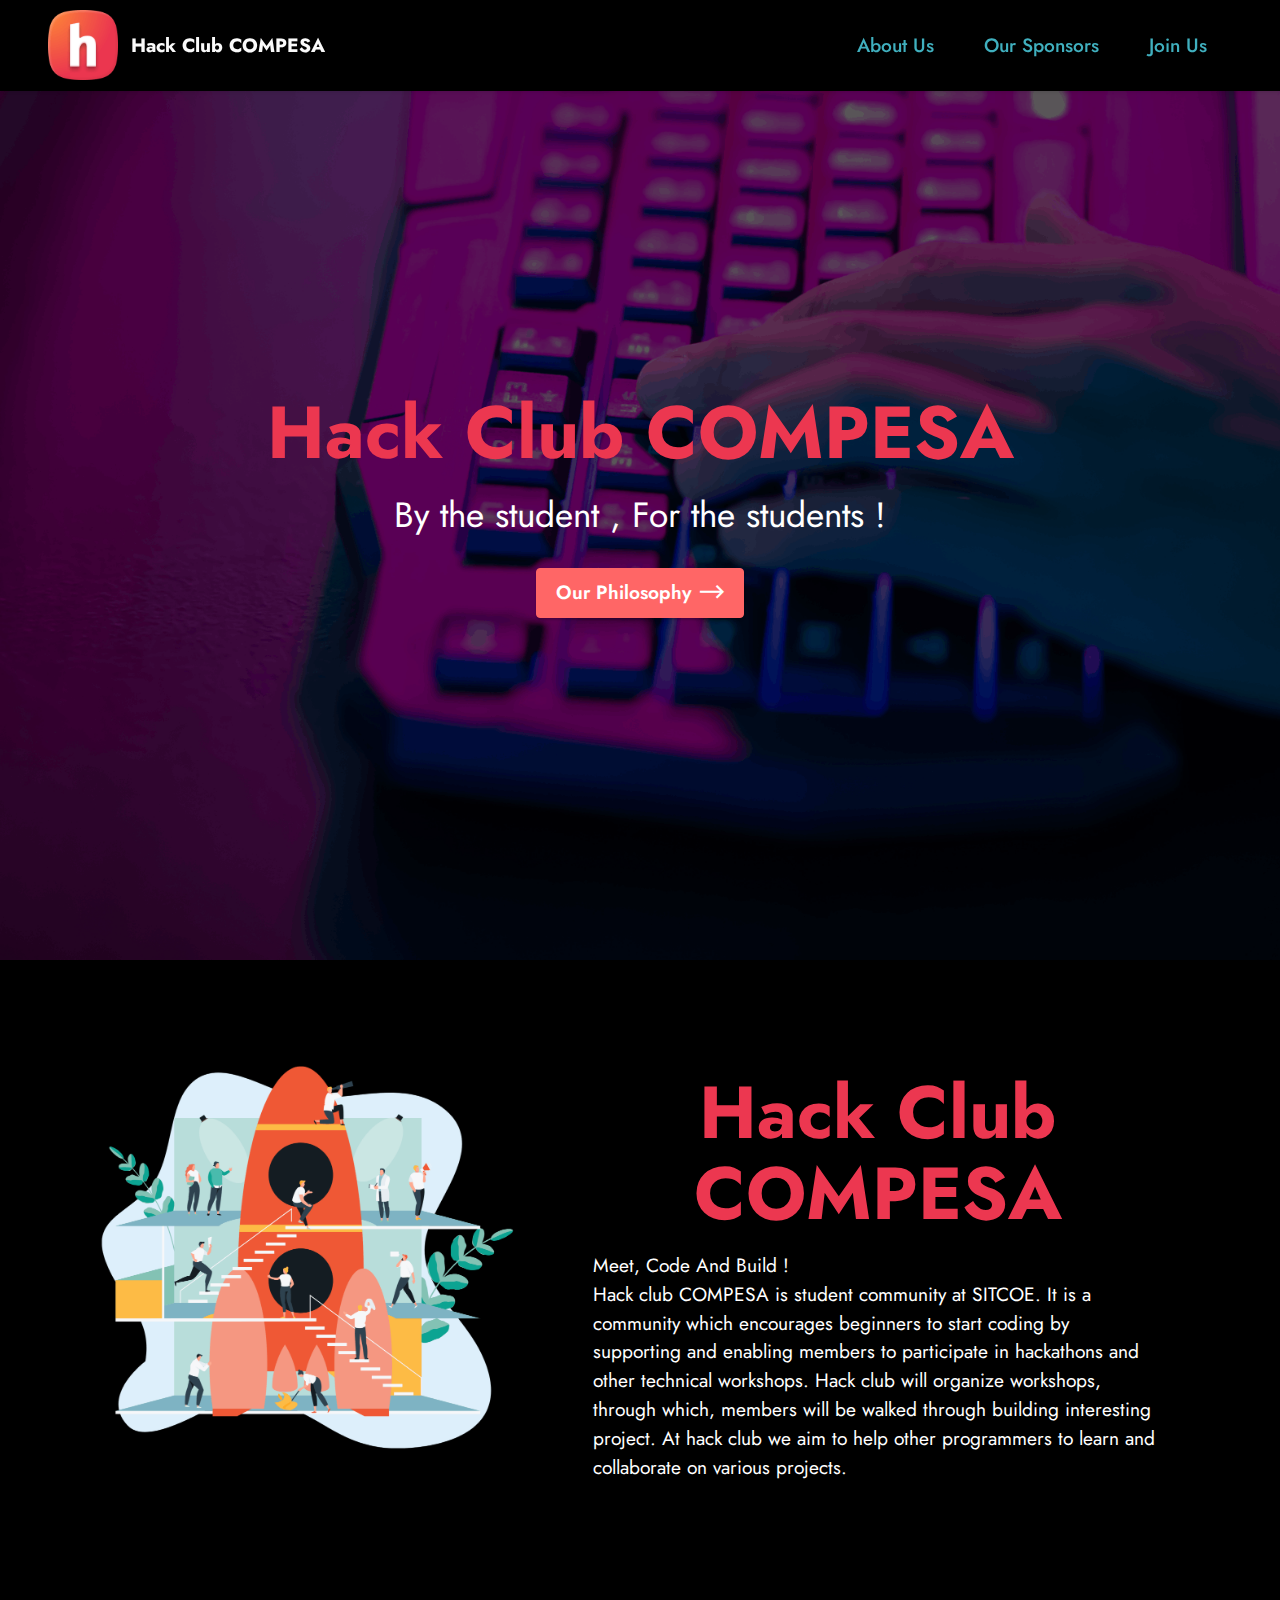
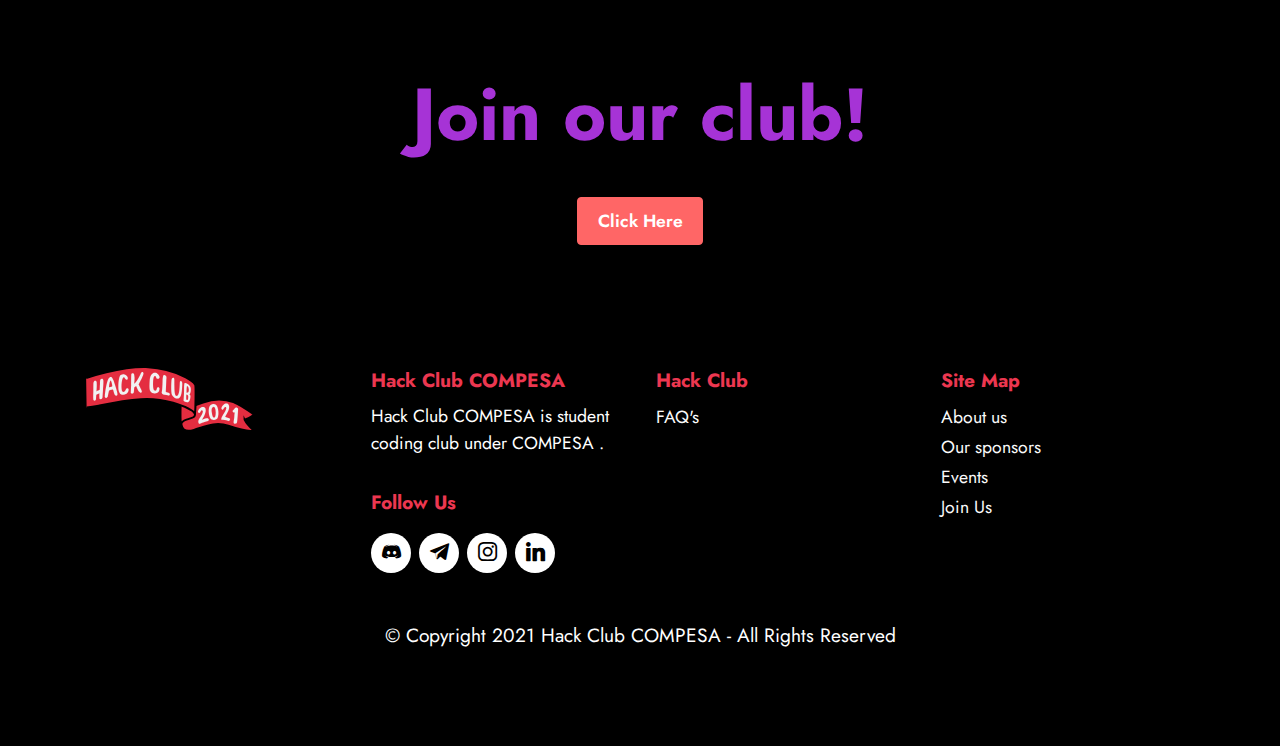
<file: index.html>
<!DOCTYPE html>
<html  >
<head>
  <!-- Site made with Mobirise Website Builder v5.4.1, https://mobirise.com -->
  <meta charset="UTF-8">
  <meta http-equiv="X-UA-Compatible" content="IE=edge">
  <meta name="generator" content="Mobirise v5.4.1, mobirise.com">
  <meta name="viewport" content="width=device-width, initial-scale=1, minimum-scale=1">
  <link rel="shortcut icon" href="assets/images/icon-rounded-96x96.png" type="image/x-icon">
  <meta name="description" content="">
  
  
  <title>Home</title>
  <link rel="stylesheet" href="assets/web/assets/mobirise-icons2/mobirise2.css">
  <link rel="stylesheet" href="assets/bootstrap/css/bootstrap.min.css">
  <link rel="stylesheet" href="assets/bootstrap/css/bootstrap-grid.min.css">
  <link rel="stylesheet" href="assets/bootstrap/css/bootstrap-reboot.min.css">
  <link rel="stylesheet" href="assets/dropdown/css/style.css">
  <link rel="stylesheet" href="assets/socicon/css/styles.css">
  <link rel="stylesheet" href="assets/theme/css/style.css">
  <link rel="preload" href="https://fonts.googleapis.com/css?family=Jost:100,200,300,400,500,600,700,800,900,100i,200i,300i,400i,500i,600i,700i,800i,900i&display=swap" as="style" onload="this.onload=null;this.rel='stylesheet'">
  <noscript><link rel="stylesheet" href="https://fonts.googleapis.com/css?family=Jost:100,200,300,400,500,600,700,800,900,100i,200i,300i,400i,500i,600i,700i,800i,900i&display=swap"></noscript>
  <link rel="preload" as="style" href="assets/mobirise/css/mbr-additional.css"><link rel="stylesheet" href="assets/mobirise/css/mbr-additional.css" type="text/css">
  
  
  
  
</head>
<body>
  
  <section data-bs-version="5.1" class="menu menu1 cid-sL1wr9B6eY" once="menu" id="menu1-2h">
    

    <nav class="navbar navbar-dropdown navbar-fixed-top navbar-expand-lg">
        <div class="container-fluid">
            <div class="navbar-brand">
                <span class="navbar-logo">
                    <a href="index.html">
                        <img src="assets/images/icon-rounded-96x96.png" alt="Hack-Club-COMPESA" style="height: 4.4rem;">
                    </a>
                </span>
                <span class="navbar-caption-wrap"><a class="navbar-caption text-white text-primary display-7" href="index.html">Hack Club COMPESA</a></span>
            </div>
            <button class="navbar-toggler" type="button" data-toggle="collapse" data-bs-toggle="collapse" data-target="#navbarSupportedContent" data-bs-target="#navbarSupportedContent" aria-controls="navbarNavAltMarkup" aria-expanded="false" aria-label="Toggle navigation">
                <div class="hamburger">
                    <span></span>
                    <span></span>
                    <span></span>
                    <span></span>
                </div>
            </button>
            <div class="collapse navbar-collapse" id="navbarSupportedContent">
                <ul class="navbar-nav nav-dropdown nav-right" data-app-modern-menu="true"><li class="nav-item"><a class="nav-link link text-success display-7" href="index.html#image1-m">
                            About Us</a></li>
                    <li class="nav-item"><a class="nav-link link text-success text-primary display-7" href="hc-compesa-sponsors.html">Our Sponsors</a></li>
                    <li class="nav-item"><a class="nav-link link text-success text-primary display-7" href="hc-compesa-recruit.html">Join Us</a>
                    </li></ul>
                
                
            </div>
        </div>
    </nav>
</section>

<section data-bs-version="5.1" class="header5 cid-sKW8QXr15u mbr-fullscreen" id="header5-v">

    

    

    <div class="container-fluid">
        <div class="row justify-content-center">
            <div class="col-12 col-lg-8">
                <h1 class="mbr-section-title mbr-fonts-style mbr-white mb-3 display-1"><strong>Hack Club COMPESA</strong></h1>
                
                <p class="mbr-text mbr-fonts-style mbr-white display-5">By the student , For the students !</p>
                <div class="mbr-section-btn mt-3"><a class="btn btn-secondary display-7" href="hc-compesa-philosophy.html"><span class="mobi-mbri mobi-mbri-right mbr-iconfont mbr-iconfont-btn" style="color: rgb(255, 255, 255);"></span>Our Philosophy</a></div>
            </div>
        </div>
    </div>
</section>

<section data-bs-version="5.1" class="image1 cid-sKRxvx7xuE" id="image1-m">
    

    

    <div class="container">
        <div class="row align-items-center">
            <div class="col-12 col-lg-5">
                <div class="image-wrapper">
                    <img src="assets/images/untitled-design-6-1088x1539.png" alt="HC-COMPESA-About-us">
                    <p class="mbr-description mbr-fonts-style pt-2 align-center display-4"></p>
                </div>
            </div>
            <div class="col-12 col-lg">
                <div class="text-wrapper">
                    <h3 class="mbr-section-title mbr-fonts-style mb-3 display-1"><strong>Hack Club</strong><br><strong>COMPESA</strong><br></h3>
                    <p class="mbr-text mbr-fonts-style display-7">Meet, Code And Build !<br>Hack club COMPESA is student community at SITCOE. It is a community which encourages beginners to start coding by supporting and enabling members to participate in hackathons and other technical workshops. Hack club will organize workshops, through which, members will be walked through building interesting project. At hack club we aim to help other programmers to learn and collaborate on various projects.</p>
                </div>
            </div>
        </div>
    </div>
</section>

<section data-bs-version="5.1" class="info1 cid-sKRxKicgKL" id="info1-n">
    
    
    <div class="align-center container-fluid">
        <div class="row justify-content-center">
            <div class="col-12 col-lg-8">
                <h3 class="mbr-section-title mb-4 mbr-fonts-style display-1"><strong>Join our club!</strong></h3>
                
                <div class="mbr-section-btn"><a class="btn btn-secondary display-4" href="hc-compesa-recruit.html">Click Here</a></div>
            </div>
        </div>
    </div>
</section>

<section data-bs-version="5.1" class="footer4 cid-sKYe7urXNE" once="footers" id="footer4-25">

    
    
    <div class="container">
        <div class="row mbr-white">
            <div class="col-6 col-lg-3">
                <div class="media-wrap col-md-8 col-12">
                    <a href="index.html">
                        <img src="assets/images/2021.svg" alt="Hack-Club COMPESA">
                    </a>
                </div>
            </div>
            <div class="col-12 col-md-6 col-lg-3">
                <h5 class="mbr-section-subtitle mbr-fonts-style mb-2 display-7"><strong>Hack Club COMPESA</strong></h5>
                <p class="mbr-text mbr-fonts-style mb-4 display-4">Hack Club COMPESA is student coding club under COMPESA .</p>
                <h5 class="mbr-section-subtitle mbr-fonts-style mb-3 display-7">
                    <strong>Follow Us</strong>
                </h5>
                <div class="social-row display-7">
                    <div class="soc-item">
                        <a href="https://discord.gg/zDkX9fn9" target="_blank">
                            <span class="mbr-iconfont socicon-discord socicon"></span>
                        </a>
                    </div>
                    <div class="soc-item">
                        <a href="https://t.me/joinchat/7tsWmAc5U2U1ZWM1" target="_blank">
                            <span class="mbr-iconfont socicon-telegram socicon"></span>
                        </a>
                    </div>
                    <div class="soc-item">
                        <a href="https://www.instagram.com/hackclubcompesa/" target="_blank">
                            <span class="mbr-iconfont socicon-instagram socicon"></span>
                        </a>
                    </div>
                    <div class="soc-item">
                        <a href="http://www.linkedin.com/in/hackclub-compesa-2074ba222" target="_blank">
                            <span class="mbr-iconfont socicon-linkedin socicon"></span>
                        </a>
                    </div>
                </div>
            </div>
            <div class="col-12 col-md-6 col-lg-3">
                <h5 class="mbr-section-subtitle mbr-fonts-style mb-2 display-7"><strong>Hack Club&nbsp;</strong></h5>
                <ul class="list mbr-fonts-style display-4">
                    <li class="mbr-text item-wrap"><a href="hc-compesa-faqs.html" class="text-white text-primary">FAQ</a>'s</li>
                </ul>
            </div>
            <div class="col-12 col-md-6 col-lg-3">
                <h5 class="mbr-section-subtitle mbr-fonts-style mb-2 display-7"><strong>Site Map</strong></h5>
                <ul class="list mbr-fonts-style display-4">
                    <li class="mbr-text item-wrap"><a href="index.html#image1-m" class="text-white text-primary">About us</a></li>
                    <li class="mbr-text item-wrap"><a href="hc-compesa-sponsors.html" class="text-white text-primary">Our sponsors</a></li>
                    <li class="mbr-text item-wrap"><a href="hc-compesa-events.html" class="text-white text-primary">Events</a></li>
                    <li class="mbr-text item-wrap"><a></a><a href="hc-compesa-recruit.html" class="text-white text-primary">Join Us</a><a href="page2.html#header18-1w" class="text-primary" target="_blank"></a><a> </a></li>
                </ul>
            </div>
            <div class="col-12 mt-4">
                <p class="mbr-text mb-0 mbr-fonts-style copyright align-center display-7">
                    © Copyright 2021 Hack Club COMPESA - All Rights Reserved
                </p>
            </div>
        </div>
    </div>
</section><section style="background-color: black; font-family: -apple-system, BlinkMacSystemFont, 'Segoe UI', 'Roboto', 'Helvetica Neue', Arial, sans-serif; color:#aaa; font-size:0px; padding: 0; align-items: center; display: flex;"><a href="https://mobirise.site/y" style="flex: 1 1; height: 3rem; padding-left: 1rem;"></a><p style="flex: 0 0 auto; margin:0; padding-right:1rem;"> <a href="https://mobirise.site/v" style="color:#aaa;font-size:0px;">Set up a website -Click for more</a></p></section>

<script src="assets/bootstrap/js/bootstrap.bundle.min.js"></script>  <script src="assets/smoothscroll/smooth-scroll.js"></script>  <script src="assets/ytplayer/index.js"></script>  <script src="assets/dropdown/js/navbar-dropdown.js"></script>  <script src="assets/theme/js/script.js"></script>  
  
  
</body>
</html>
</file>
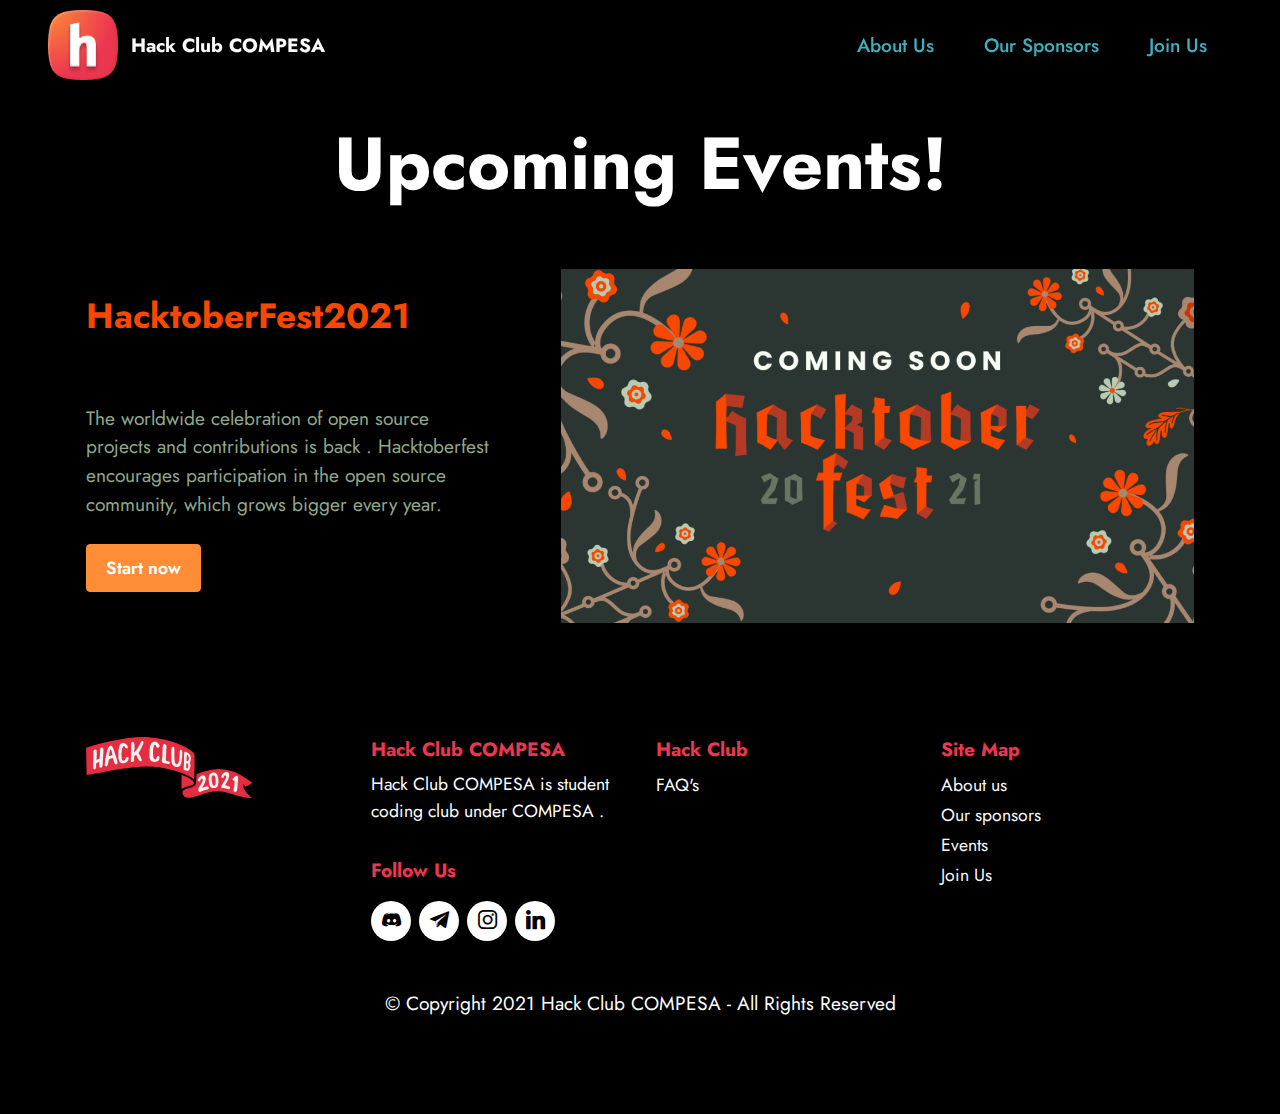
<file: hc-compesa-events.html>
<!DOCTYPE html>
<html  >
<head>
  <!-- Site made with Mobirise Website Builder v5.4.1, https://mobirise.com -->
  <meta charset="UTF-8">
  <meta http-equiv="X-UA-Compatible" content="IE=edge">
  <meta name="generator" content="Mobirise v5.4.1, mobirise.com">
  <meta name="viewport" content="width=device-width, initial-scale=1, minimum-scale=1">
  <link rel="shortcut icon" href="assets/images/icon-rounded-96x96.png" type="image/x-icon">
  <meta name="description" content="">
  
  
  <title>Hack-Club-Events</title>
  <link rel="stylesheet" href="assets/web/assets/mobirise-icons2/mobirise2.css">
  <link rel="stylesheet" href="assets/bootstrap/css/bootstrap.min.css">
  <link rel="stylesheet" href="assets/bootstrap/css/bootstrap-grid.min.css">
  <link rel="stylesheet" href="assets/bootstrap/css/bootstrap-reboot.min.css">
  <link rel="stylesheet" href="assets/dropdown/css/style.css">
  <link rel="stylesheet" href="assets/socicon/css/styles.css">
  <link rel="stylesheet" href="assets/theme/css/style.css">
  <link rel="preload" href="https://fonts.googleapis.com/css?family=Jost:100,200,300,400,500,600,700,800,900,100i,200i,300i,400i,500i,600i,700i,800i,900i&display=swap" as="style" onload="this.onload=null;this.rel='stylesheet'">
  <noscript><link rel="stylesheet" href="https://fonts.googleapis.com/css?family=Jost:100,200,300,400,500,600,700,800,900,100i,200i,300i,400i,500i,600i,700i,800i,900i&display=swap"></noscript>
  <link rel="preload" as="style" href="assets/mobirise/css/mbr-additional.css"><link rel="stylesheet" href="assets/mobirise/css/mbr-additional.css" type="text/css">
  
  
  
  
</head>
<body>
  
  <section data-bs-version="5.1" class="menu menu1 cid-sL1wr9B6eY" once="menu" id="menu1-2h">
    

    <nav class="navbar navbar-dropdown navbar-fixed-top navbar-expand-lg">
        <div class="container-fluid">
            <div class="navbar-brand">
                <span class="navbar-logo">
                    <a href="index.html">
                        <img src="assets/images/icon-rounded-96x96.png" alt="Hack-Club-COMPESA" style="height: 4.4rem;">
                    </a>
                </span>
                <span class="navbar-caption-wrap"><a class="navbar-caption text-white text-primary display-7" href="index.html">Hack Club COMPESA</a></span>
            </div>
            <button class="navbar-toggler" type="button" data-toggle="collapse" data-bs-toggle="collapse" data-target="#navbarSupportedContent" data-bs-target="#navbarSupportedContent" aria-controls="navbarNavAltMarkup" aria-expanded="false" aria-label="Toggle navigation">
                <div class="hamburger">
                    <span></span>
                    <span></span>
                    <span></span>
                    <span></span>
                </div>
            </button>
            <div class="collapse navbar-collapse" id="navbarSupportedContent">
                <ul class="navbar-nav nav-dropdown nav-right" data-app-modern-menu="true"><li class="nav-item"><a class="nav-link link text-success display-7" href="index.html#image1-m">
                            About Us</a></li>
                    <li class="nav-item"><a class="nav-link link text-success text-primary display-7" href="hc-compesa-sponsors.html">Our Sponsors</a></li>
                    <li class="nav-item"><a class="nav-link link text-success text-primary display-7" href="hc-compesa-recruit.html">Join Us</a>
                    </li></ul>
                
                
            </div>
        </div>
    </nav>
</section>

<section data-bs-version="5.1" class="info3 cid-sKXQpiLCph" id="info3-23">

    

    

    <div class="container-fluid">
        <div class="row justify-content-center">
            <div class="card col-12 col-lg-10">
                <div class="card-wrapper">
                    <div class="card-box align-center">
                        <h4 class="card-title mbr-fonts-style align-center mb-4 display-1"><strong>Upcoming Events!</strong></h4>
                        
                        
                    </div>
                </div>
            </div>
        </div>
    </div>
</section>

<section data-bs-version="5.1" class="features18 cid-sKXQjXx15K" id="features19-22">

    

    
    <div class="container">
        <div class="row justify-content-center">
            <div class="card col-12 col-lg">
                <div class="card-wrapper">
                    <h6 class="card-title mbr-fonts-style mb-4 display-5"><strong>HacktoberFest2021</strong><br></h6>
                    <p class="mbr-text mbr-fonts-style display-7"><br>The worldwide celebration of open source projects and contributions is back . Hacktoberfest encourages participation in the open source community, which grows bigger every year.</p>
                    <div class="mbr-section-btn"><a class="btn btn-primary display-4" href="https://hacktoberfest.digitalocean.com/?utm_medium=email&utm_source=hacktoberfest&utm_campaign=launch_&utm_content=eventsupdate&mkt_tok=MTEzLURUTi0yNjYAAAF_14BQr0ojbHdfIGMCqp9XflVjelcGU74398rWDGifTklEWoDIS_1fmnf3bXUZHCjSL9wyOEslsWOPNN-SZ9kEr7ugkug86gUCfbpat0GA" target="_blank">Start now</a></div>
                </div>
            </div>
            <div class="col-12 col-lg-7">
                <div class="image-wrapper">
                    <img src="assets/images/twitter-card-1076x601.png" alt="Mobirise">
                </div>
            </div>
        </div>
    </div>
</section>

<section data-bs-version="5.1" class="footer4 cid-sKYe7urXNE" once="footers" id="footer4-25">

    
    
    <div class="container">
        <div class="row mbr-white">
            <div class="col-6 col-lg-3">
                <div class="media-wrap col-md-8 col-12">
                    <a href="index.html">
                        <img src="assets/images/2021.svg" alt="Hack-Club COMPESA">
                    </a>
                </div>
            </div>
            <div class="col-12 col-md-6 col-lg-3">
                <h5 class="mbr-section-subtitle mbr-fonts-style mb-2 display-7"><strong>Hack Club COMPESA</strong></h5>
                <p class="mbr-text mbr-fonts-style mb-4 display-4">Hack Club COMPESA is student coding club under COMPESA .</p>
                <h5 class="mbr-section-subtitle mbr-fonts-style mb-3 display-7">
                    <strong>Follow Us</strong>
                </h5>
                <div class="social-row display-7">
                    <div class="soc-item">
                        <a href="https://discord.gg/zDkX9fn9" target="_blank">
                            <span class="mbr-iconfont socicon-discord socicon"></span>
                        </a>
                    </div>
                    <div class="soc-item">
                        <a href="https://t.me/joinchat/7tsWmAc5U2U1ZWM1" target="_blank">
                            <span class="mbr-iconfont socicon-telegram socicon"></span>
                        </a>
                    </div>
                    <div class="soc-item">
                        <a href="https://www.instagram.com/hackclubcompesa/" target="_blank">
                            <span class="mbr-iconfont socicon-instagram socicon"></span>
                        </a>
                    </div>
                    <div class="soc-item">
                        <a href="http://www.linkedin.com/in/hackclub-compesa-2074ba222" target="_blank">
                            <span class="mbr-iconfont socicon-linkedin socicon"></span>
                        </a>
                    </div>
                </div>
            </div>
            <div class="col-12 col-md-6 col-lg-3">
                <h5 class="mbr-section-subtitle mbr-fonts-style mb-2 display-7"><strong>Hack Club&nbsp;</strong></h5>
                <ul class="list mbr-fonts-style display-4">
                    <li class="mbr-text item-wrap"><a href="hc-compesa-faqs.html" class="text-white text-primary">FAQ</a>'s</li>
                </ul>
            </div>
            <div class="col-12 col-md-6 col-lg-3">
                <h5 class="mbr-section-subtitle mbr-fonts-style mb-2 display-7"><strong>Site Map</strong></h5>
                <ul class="list mbr-fonts-style display-4">
                    <li class="mbr-text item-wrap"><a href="index.html#image1-m" class="text-white text-primary">About us</a></li>
                    <li class="mbr-text item-wrap"><a href="hc-compesa-sponsors.html" class="text-white text-primary">Our sponsors</a></li>
                    <li class="mbr-text item-wrap"><a href="hc-compesa-events.html" class="text-white text-primary">Events</a></li>
                    <li class="mbr-text item-wrap"><a></a><a href="hc-compesa-recruit.html" class="text-white text-primary">Join Us</a><a href="page2.html#header18-1w" class="text-primary" target="_blank"></a><a> </a></li>
                </ul>
            </div>
            <div class="col-12 mt-4">
                <p class="mbr-text mb-0 mbr-fonts-style copyright align-center display-7">
                    © Copyright 2021 Hack Club COMPESA - All Rights Reserved
                </p>
            </div>
        </div>
    </div>
</section><section style="background-color: black; font-family: -apple-system, BlinkMacSystemFont, 'Segoe UI', 'Roboto', 'Helvetica Neue', Arial, sans-serif; color:#aaa; font-size:0px; padding: 0; align-items: center; display: flex;"><a href="https://mobirise.site/y" style="flex: 1 1; height: 3rem; padding-left: 1rem;"></a><p style="flex: 0 0 auto; margin:0; padding-right:1rem;"> <a href="https://mobirise.site/v" style="color:#aaa;font-size:0px;">Set up a website -Click for more</a></p></section>

<script src="assets/bootstrap/js/bootstrap.bundle.min.js"></script>  <script src="assets/smoothscroll/smooth-scroll.js"></script>  <script src="assets/ytplayer/index.js"></script>  <script src="assets/dropdown/js/navbar-dropdown.js"></script>  <script src="assets/theme/js/script.js"></script>  
  
  
</body>
</html>
</file>
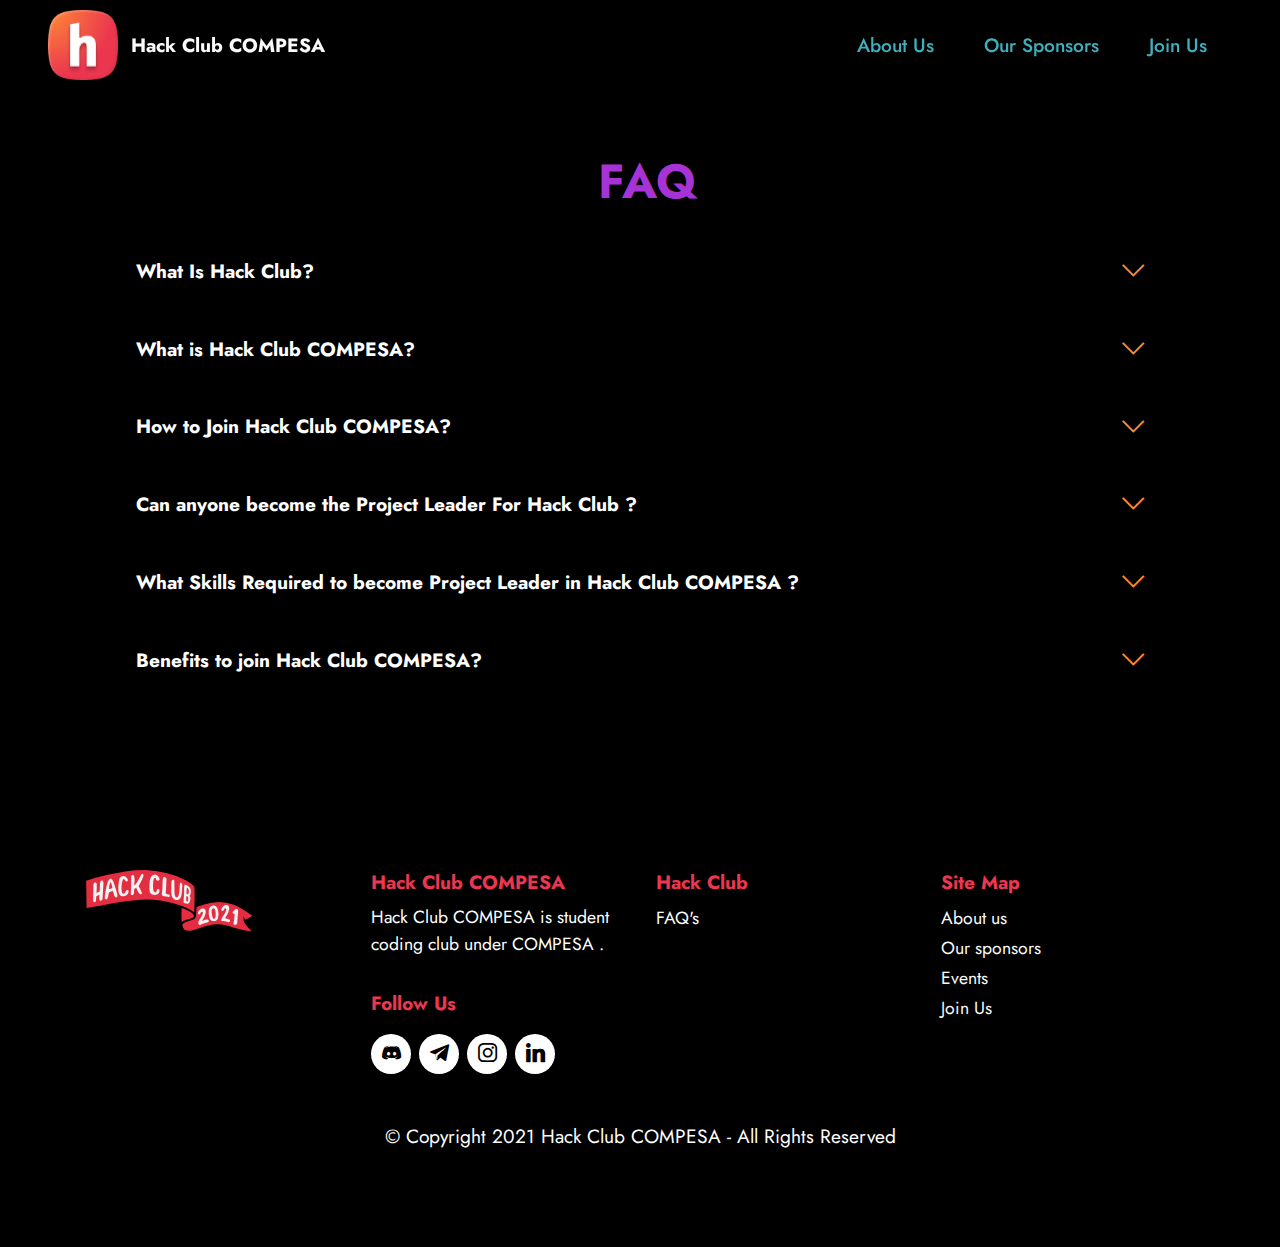
<file: hc-compesa-faqs.html>
<!DOCTYPE html>
<html  >
<head>
  <!-- Site made with Mobirise Website Builder v5.4.1, https://mobirise.com -->
  <meta charset="UTF-8">
  <meta http-equiv="X-UA-Compatible" content="IE=edge">
  <meta name="generator" content="Mobirise v5.4.1, mobirise.com">
  <meta name="viewport" content="width=device-width, initial-scale=1, minimum-scale=1">
  <link rel="shortcut icon" href="assets/images/icon-rounded-96x96.png" type="image/x-icon">
  <meta name="description" content="">
  
  
  <title>HC-COMPESA FAQ</title>
  <link rel="stylesheet" href="assets/web/assets/mobirise-icons2/mobirise2.css">
  <link rel="stylesheet" href="assets/web/assets/mobirise-icons/mobirise-icons.css">
  <link rel="stylesheet" href="assets/bootstrap/css/bootstrap.min.css">
  <link rel="stylesheet" href="assets/bootstrap/css/bootstrap-grid.min.css">
  <link rel="stylesheet" href="assets/bootstrap/css/bootstrap-reboot.min.css">
  <link rel="stylesheet" href="assets/dropdown/css/style.css">
  <link rel="stylesheet" href="assets/socicon/css/styles.css">
  <link rel="stylesheet" href="assets/theme/css/style.css">
  <link rel="preload" href="https://fonts.googleapis.com/css?family=Jost:100,200,300,400,500,600,700,800,900,100i,200i,300i,400i,500i,600i,700i,800i,900i&display=swap" as="style" onload="this.onload=null;this.rel='stylesheet'">
  <noscript><link rel="stylesheet" href="https://fonts.googleapis.com/css?family=Jost:100,200,300,400,500,600,700,800,900,100i,200i,300i,400i,500i,600i,700i,800i,900i&display=swap"></noscript>
  <link rel="preload" as="style" href="assets/mobirise/css/mbr-additional.css"><link rel="stylesheet" href="assets/mobirise/css/mbr-additional.css" type="text/css">
  
  
  
  
</head>
<body>
  
  <section data-bs-version="5.1" class="menu menu1 cid-sL1wr9B6eY" once="menu" id="menu1-2h">
    

    <nav class="navbar navbar-dropdown navbar-fixed-top navbar-expand-lg">
        <div class="container-fluid">
            <div class="navbar-brand">
                <span class="navbar-logo">
                    <a href="index.html">
                        <img src="assets/images/icon-rounded-96x96.png" alt="Hack-Club-COMPESA" style="height: 4.4rem;">
                    </a>
                </span>
                <span class="navbar-caption-wrap"><a class="navbar-caption text-white text-primary display-7" href="index.html">Hack Club COMPESA</a></span>
            </div>
            <button class="navbar-toggler" type="button" data-toggle="collapse" data-bs-toggle="collapse" data-target="#navbarSupportedContent" data-bs-target="#navbarSupportedContent" aria-controls="navbarNavAltMarkup" aria-expanded="false" aria-label="Toggle navigation">
                <div class="hamburger">
                    <span></span>
                    <span></span>
                    <span></span>
                    <span></span>
                </div>
            </button>
            <div class="collapse navbar-collapse" id="navbarSupportedContent">
                <ul class="navbar-nav nav-dropdown nav-right" data-app-modern-menu="true"><li class="nav-item"><a class="nav-link link text-success display-7" href="index.html#image1-m">
                            About Us</a></li>
                    <li class="nav-item"><a class="nav-link link text-success text-primary display-7" href="hc-compesa-sponsors.html">Our Sponsors</a></li>
                    <li class="nav-item"><a class="nav-link link text-success text-primary display-7" href="hc-compesa-recruit.html">Join Us</a>
                    </li></ul>
                
                
            </div>
        </div>
    </nav>
</section>

<section data-bs-version="5.1" class="content16 cid-sKYjvqKQ5B" id="content16-28">

    

    
    <div class="container-fluid">
        <div class="row justify-content-center">
            <div class="col-12 col-md-10">
                <div class="mbr-section-head align-center mb-4">
                    <h3 class="mbr-section-title mb-0 mbr-fonts-style display-2"><strong>&nbsp;FAQ</strong>
                    </h3>
                    
                </div>
                <div id="bootstrap-accordion_15" class="panel-group accordionStyles accordion" role="tablist" aria-multiselectable="true">
                    <div class="card mb-3">
                        <div class="card-header" role="tab" id="headingOne">
                            <a role="button" class="panel-title collapsed" data-toggle="collapse" data-bs-toggle="collapse" data-core="" href="#collapse1_15" aria-expanded="false" aria-controls="collapse1">
                                <h6 class="panel-title-edit mbr-fonts-style mb-0 display-7"><strong>What Is Hack Club?</strong>
                                </h6>
                                <span class="sign mbr-iconfont mbri-arrow-down"></span>
                            </a>
                        </div>
                        <div id="collapse1_15" class="panel-collapse noScroll collapse" role="tabpanel" aria-labelledby="headingOne" data-parent="#bootstrap-accordion_15" data-bs-parent="#accordion">
                            <div class="panel-body">
                                <p class="mbr-fonts-style panel-text display-4">Hack Club is student's coding and developing club .&nbsp;Hack Club's Slack is a community of 11k+ high school hackers around the world. Chat, meet new friends, code together, share your work.</p>
                            </div>
                        </div>
                    </div>
                    <div class="card mb-3">
                        <div class="card-header" role="tab" id="headingOne">
                            <a role="button" class="panel-title collapsed" data-toggle="collapse" data-bs-toggle="collapse" data-core="" href="#collapse2_15" aria-expanded="false" aria-controls="collapse2">
                                <h6 class="panel-title-edit mbr-fonts-style mb-0 display-7"><strong>What is Hack Club COMPESA?
                                    </strong></h6>
                                <span class="sign mbr-iconfont mbri-arrow-down"></span>
                            </a>
                        </div>
                        <div id="collapse2_15" class="panel-collapse noScroll collapse" role="tabpanel" aria-labelledby="headingOne" data-parent="#bootstrap-accordion_15" data-bs-parent="#accordion">
                            <div class="panel-body">
                                <p class="mbr-fonts-style panel-text display-4">Hack Club COMPESA is student coding club in SITCOE .&nbsp;</p>
                            </div>
                        </div>
                    </div>
                    <div class="card mb-3">
                        <div class="card-header" role="tab" id="headingOne">
                            <a role="button" class="panel-title collapsed" data-toggle="collapse" data-bs-toggle="collapse" data-core="" href="#collapse3_15" aria-expanded="false" aria-controls="collapse3">
                                <h6 class="panel-title-edit mbr-fonts-style mb-0 display-7"><strong>How to Join Hack Club COMPESA?</strong></h6>
                                <span class="sign mbr-iconfont mbri-arrow-down"></span>
                            </a>
                        </div>
                        <div id="collapse3_15" class="panel-collapse noScroll collapse" role="tabpanel" aria-labelledby="headingOne" data-parent="#bootstrap-accordion_15" data-bs-parent="#accordion">
                            <div class="panel-body">
                                <p class="mbr-fonts-style panel-text display-4">Anyone can join Hack Club COMPESA .&nbsp;&nbsp;</p>
                            </div>
                        </div>
                    </div>
                    <div class="card mb-3">
                        <div class="card-header" role="tab" id="headingOne">
                            <a role="button" class="panel-title collapsed" data-toggle="collapse" data-bs-toggle="collapse" data-core="" href="#collapse4_15" aria-expanded="false" aria-controls="collapse4">
                                <h6 class="panel-title-edit mbr-fonts-style mb-0 display-7"><strong>Can anyone become the Project Leader For Hack Club ?</strong></h6>
                                <span class="sign mbr-iconfont mbri-arrow-down"></span>
                            </a>
                        </div>
                        <div id="collapse4_15" class="panel-collapse noScroll collapse" role="tabpanel" aria-labelledby="headingOne" data-parent="#bootstrap-accordion_15" data-bs-parent="#accordion">
                            <div class="panel-body">
                                <p class="mbr-fonts-style panel-text display-4">Yes , Anyone can apply for this post . Applicants are going&nbsp; through small interview process .</p>
                            </div>
                        </div>
                    </div>
                    <div class="card mb-3">
                        <div class="card-header" role="tab" id="headingOne">
                            <a role="button" class="panel-title collapsed" data-toggle="collapse" data-bs-toggle="collapse" data-core="" href="#collapse5_15" aria-expanded="false" aria-controls="collapse5">
                                <h6 class="panel-title-edit mbr-fonts-style mb-0 display-7"><strong>What Skills Required to become Project Leader in Hack Club COMPESA ?
                                    </strong></h6>
                                <span class="sign mbr-iconfont mbri-arrow-down"></span>
                            </a>
                        </div>
                        <div id="collapse5_15" class="panel-collapse noScroll collapse" role="tabpanel" aria-labelledby="headingOne" data-parent="#bootstrap-accordion_15" data-bs-parent="#accordion">
                            <div class="panel-body">
                                <p class="mbr-fonts-style panel-text display-4">1.Basic Programming Knowledge<br>2.problem solving and decision making<br>3.Good Communication<br>4.Technical Skills</p>
                            </div>
                        </div>
                    </div>
                    <div class="card mb-3">
                        <div class="card-header" role="tab" id="headingOne">
                            <a role="button" class="panel-title collapsed" data-toggle="collapse" data-bs-toggle="collapse" data-core="" href="#collapse6_15" aria-expanded="false" aria-controls="collapse6">
                                <h6 class="panel-title-edit mbr-fonts-style mb-0 display-7"><strong>Benefits to join Hack Club COMPESA?</strong></h6>
                                <span class="sign mbr-iconfont mbri-arrow-down"></span>
                            </a>
                        </div>
                        <div id="collapse6_15" class="panel-collapse noScroll collapse" role="tabpanel" aria-labelledby="headingOne" data-parent="#bootstrap-accordion_15" data-bs-parent="#accordion">
                            <div class="panel-body">
                                <p class="mbr-fonts-style panel-text display-4">1.&nbsp;you’ll join a private space for Hack Club leaders to ask questions &amp; chat, share projects, &amp; attend weekly live events.<br>2.&nbsp;From Hack Night to AMAs to weirder events, the Slack community has live events for leaders &amp; members alike every week.<br>3.Free subscriptions to Figma Pro, repl.it, Postman and more for running a great club.</p>
                            </div>
                        </div>
                    </div>
                </div>
            </div>
        </div>
    </div>
</section>

<section data-bs-version="5.1" class="footer4 cid-sKYe7urXNE" once="footers" id="footer4-26">

    
    
    <div class="container">
        <div class="row mbr-white">
            <div class="col-6 col-lg-3">
                <div class="media-wrap col-md-8 col-12">
                    <a href="index.html">
                        <img src="assets/images/2021.svg" alt="Hack-Club COMPESA">
                    </a>
                </div>
            </div>
            <div class="col-12 col-md-6 col-lg-3">
                <h5 class="mbr-section-subtitle mbr-fonts-style mb-2 display-7"><strong>Hack Club COMPESA</strong></h5>
                <p class="mbr-text mbr-fonts-style mb-4 display-4">Hack Club COMPESA is student coding club under COMPESA .</p>
                <h5 class="mbr-section-subtitle mbr-fonts-style mb-3 display-7">
                    <strong>Follow Us</strong>
                </h5>
                <div class="social-row display-7">
                    <div class="soc-item">
                        <a href="https://discord.gg/zDkX9fn9" target="_blank">
                            <span class="mbr-iconfont socicon-discord socicon"></span>
                        </a>
                    </div>
                    <div class="soc-item">
                        <a href="https://t.me/joinchat/7tsWmAc5U2U1ZWM1" target="_blank">
                            <span class="mbr-iconfont socicon-telegram socicon"></span>
                        </a>
                    </div>
                    <div class="soc-item">
                        <a href="https://www.instagram.com/hackclubcompesa/" target="_blank">
                            <span class="mbr-iconfont socicon-instagram socicon"></span>
                        </a>
                    </div>
                    <div class="soc-item">
                        <a href="http://www.linkedin.com/in/hackclub-compesa-2074ba222" target="_blank">
                            <span class="mbr-iconfont socicon-linkedin socicon"></span>
                        </a>
                    </div>
                </div>
            </div>
            <div class="col-12 col-md-6 col-lg-3">
                <h5 class="mbr-section-subtitle mbr-fonts-style mb-2 display-7"><strong>Hack Club&nbsp;</strong></h5>
                <ul class="list mbr-fonts-style display-4">
                    <li class="mbr-text item-wrap"><a href="hc-compesa-faqs.html" class="text-white text-primary">FAQ</a>'s</li>
                </ul>
            </div>
            <div class="col-12 col-md-6 col-lg-3">
                <h5 class="mbr-section-subtitle mbr-fonts-style mb-2 display-7"><strong>Site Map</strong></h5>
                <ul class="list mbr-fonts-style display-4">
                    <li class="mbr-text item-wrap"><a href="index.html#image1-m" class="text-white text-primary">About us</a></li>
                    <li class="mbr-text item-wrap"><a href="hc-compesa-sponsors.html" class="text-white text-primary">Our sponsors</a></li>
                    <li class="mbr-text item-wrap"><a href="hc-compesa-events.html" class="text-white text-primary">Events</a></li>
                    <li class="mbr-text item-wrap"><a></a><a href="hc-compesa-recruit.html" class="text-white text-primary">Join Us</a><a href="page2.html#header18-1w" class="text-primary" target="_blank"></a><a> </a></li>
                </ul>
            </div>
            <div class="col-12 mt-4">
                <p class="mbr-text mb-0 mbr-fonts-style copyright align-center display-7">
                    © Copyright 2021 Hack Club COMPESA - All Rights Reserved
                </p>
            </div>
        </div>
    </div>
</section><section style="background-color: black; font-family: -apple-system, BlinkMacSystemFont, 'Segoe UI', 'Roboto', 'Helvetica Neue', Arial, sans-serif; color:#aaa; font-size:0px; padding: 0; align-items: center; display: flex;"><a href="https://mobirise.site/y" style="flex: 1 1; height: 3rem; padding-left: 1rem;"></a><p style="flex: 0 0 auto; margin:0; padding-right:1rem;"> <a href="https://mobirise.site/v" style="color:#aaa;font-size:0px;">Set up a website -Click for more</a></p></section>

<script src="assets/bootstrap/js/bootstrap.bundle.min.js"></script>  <script src="assets/smoothscroll/smooth-scroll.js"></script>  <script src="assets/ytplayer/index.js"></script>  <script src="assets/mbr-switch-arrow/mbr-switch-arrow.js"></script>  <script src="assets/dropdown/js/navbar-dropdown.js"></script>  <script src="assets/theme/js/script.js"></script>  
  
  
</body>
</html>
</file>
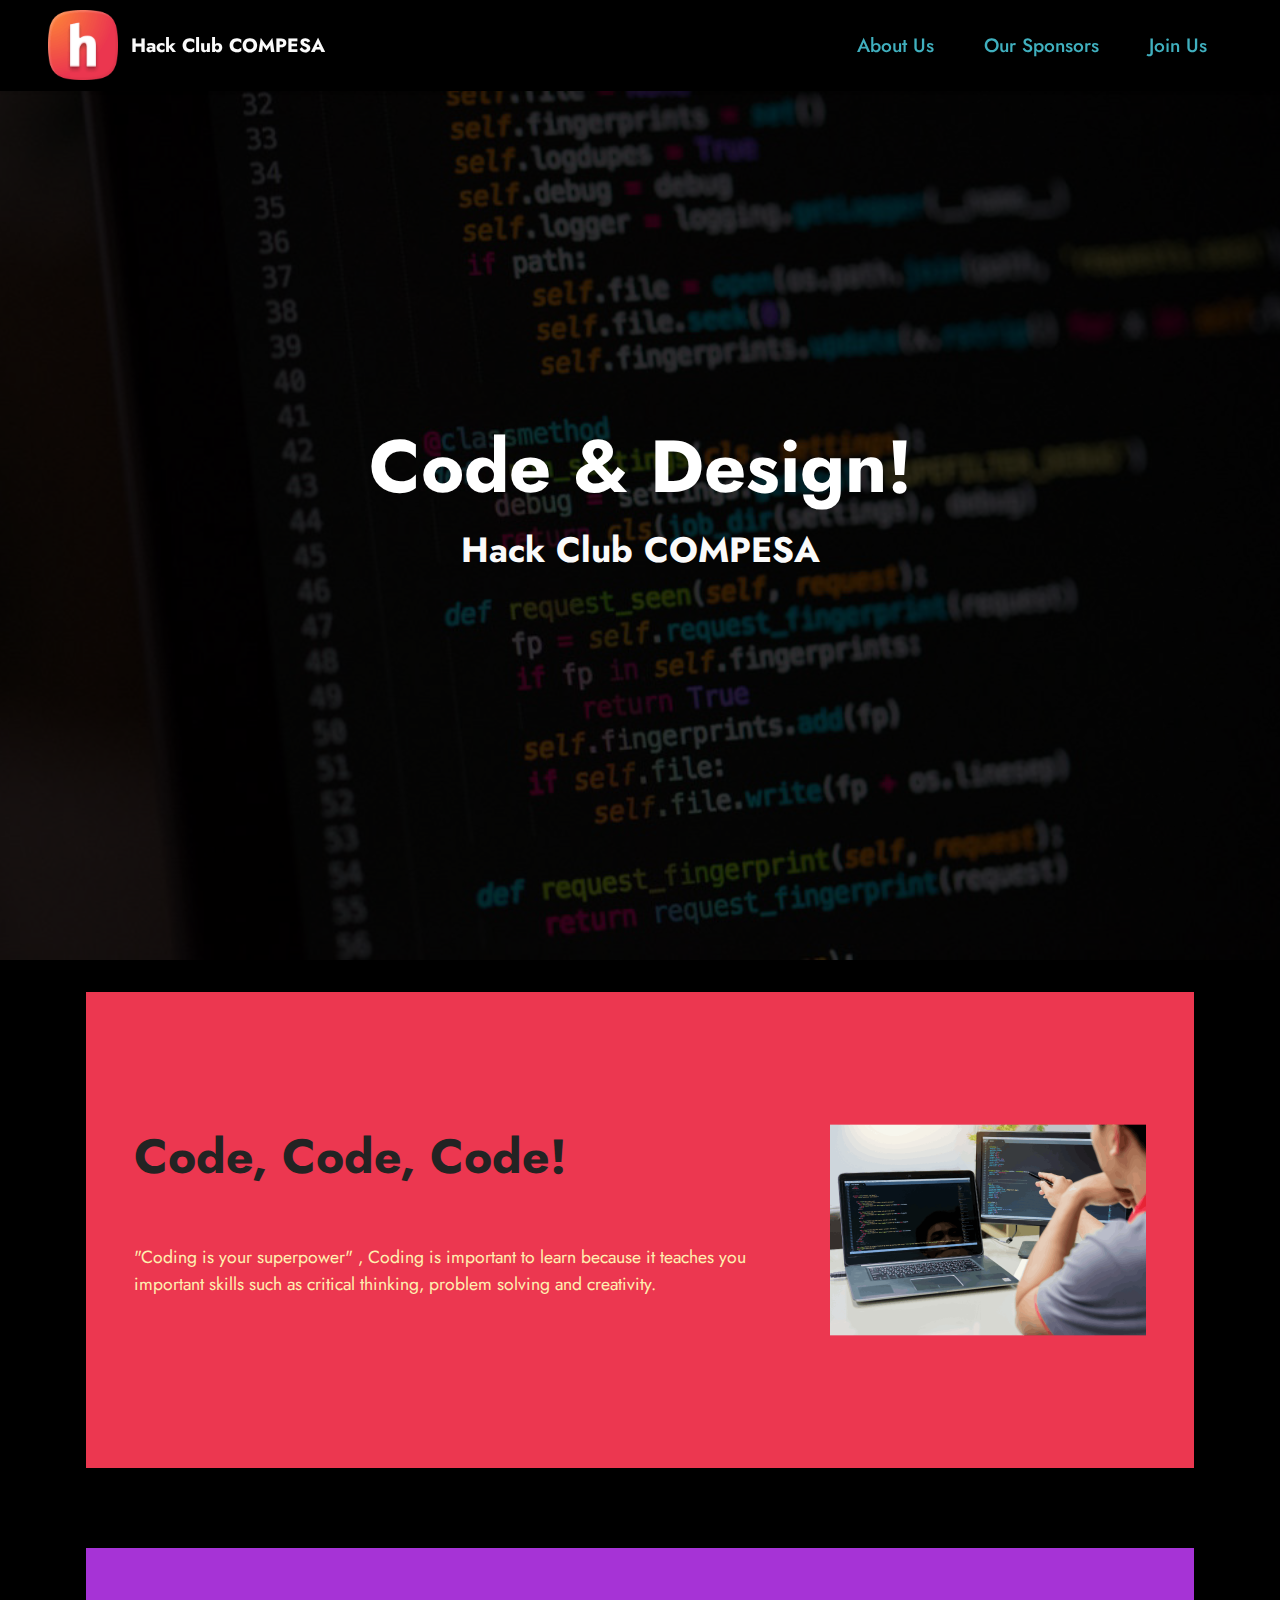
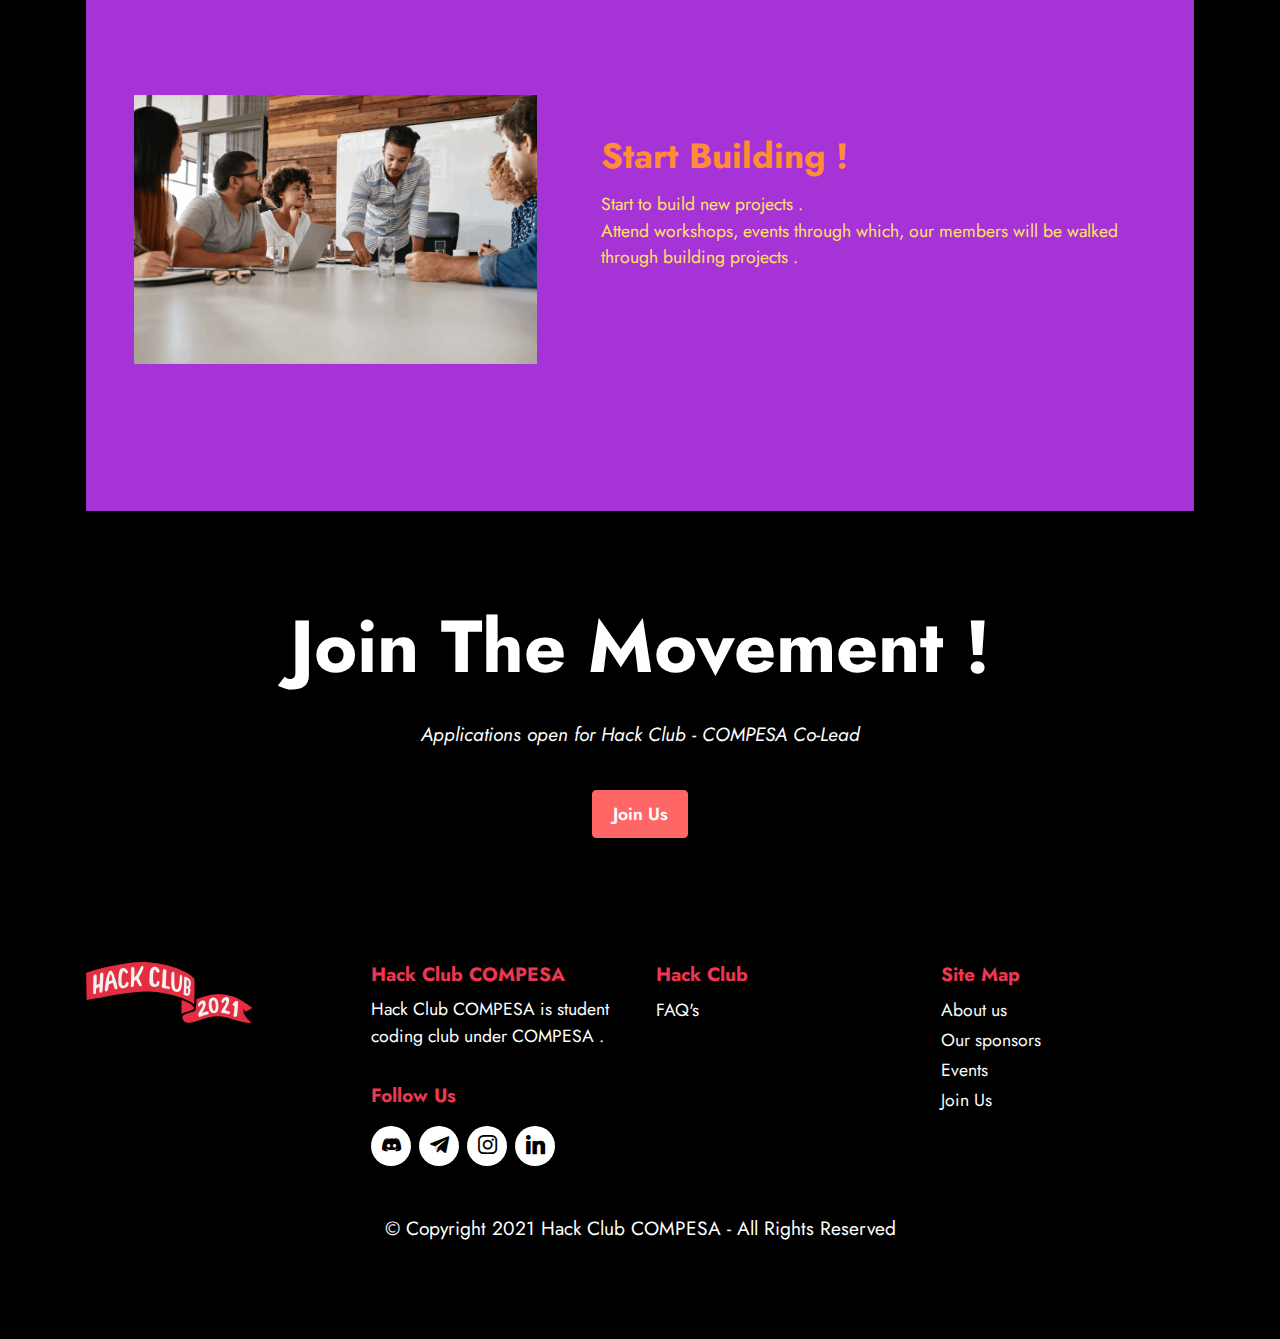
<file: hc-compesa-philosophy.html>
<!DOCTYPE html>
<html  >
<head>
  <!-- Site made with Mobirise Website Builder v5.4.1, https://mobirise.com -->
  <meta charset="UTF-8">
  <meta http-equiv="X-UA-Compatible" content="IE=edge">
  <meta name="generator" content="Mobirise v5.4.1, mobirise.com">
  <meta name="viewport" content="width=device-width, initial-scale=1, minimum-scale=1">
  <link rel="shortcut icon" href="assets/images/icon-rounded-96x96.png" type="image/x-icon">
  <meta name="description" content="">
  
  
  <title>HC-COMPESA Our Philosophy</title>
  <link rel="stylesheet" href="assets/web/assets/mobirise-icons2/mobirise2.css">
  <link rel="stylesheet" href="assets/bootstrap/css/bootstrap.min.css">
  <link rel="stylesheet" href="assets/bootstrap/css/bootstrap-grid.min.css">
  <link rel="stylesheet" href="assets/bootstrap/css/bootstrap-reboot.min.css">
  <link rel="stylesheet" href="assets/dropdown/css/style.css">
  <link rel="stylesheet" href="assets/socicon/css/styles.css">
  <link rel="stylesheet" href="assets/theme/css/style.css">
  <link rel="preload" href="https://fonts.googleapis.com/css?family=Jost:100,200,300,400,500,600,700,800,900,100i,200i,300i,400i,500i,600i,700i,800i,900i&display=swap" as="style" onload="this.onload=null;this.rel='stylesheet'">
  <noscript><link rel="stylesheet" href="https://fonts.googleapis.com/css?family=Jost:100,200,300,400,500,600,700,800,900,100i,200i,300i,400i,500i,600i,700i,800i,900i&display=swap"></noscript>
  <link rel="preload" as="style" href="assets/mobirise/css/mbr-additional.css"><link rel="stylesheet" href="assets/mobirise/css/mbr-additional.css" type="text/css">
  
  
  
  
</head>
<body>
  
  <section data-bs-version="5.1" class="menu menu1 cid-sL1wr9B6eY" once="menu" id="menu1-2h">
    

    <nav class="navbar navbar-dropdown navbar-fixed-top navbar-expand-lg">
        <div class="container-fluid">
            <div class="navbar-brand">
                <span class="navbar-logo">
                    <a href="index.html">
                        <img src="assets/images/icon-rounded-96x96.png" alt="Hack-Club-COMPESA" style="height: 4.4rem;">
                    </a>
                </span>
                <span class="navbar-caption-wrap"><a class="navbar-caption text-white text-primary display-7" href="index.html">Hack Club COMPESA</a></span>
            </div>
            <button class="navbar-toggler" type="button" data-toggle="collapse" data-bs-toggle="collapse" data-target="#navbarSupportedContent" data-bs-target="#navbarSupportedContent" aria-controls="navbarNavAltMarkup" aria-expanded="false" aria-label="Toggle navigation">
                <div class="hamburger">
                    <span></span>
                    <span></span>
                    <span></span>
                    <span></span>
                </div>
            </button>
            <div class="collapse navbar-collapse" id="navbarSupportedContent">
                <ul class="navbar-nav nav-dropdown nav-right" data-app-modern-menu="true"><li class="nav-item"><a class="nav-link link text-success display-7" href="index.html#image1-m">
                            About Us</a></li>
                    <li class="nav-item"><a class="nav-link link text-success text-primary display-7" href="hc-compesa-sponsors.html">Our Sponsors</a></li>
                    <li class="nav-item"><a class="nav-link link text-success text-primary display-7" href="hc-compesa-recruit.html">Join Us</a>
                    </li></ul>
                
                
            </div>
        </div>
    </nav>
</section>

<section data-bs-version="5.1" class="header3 cid-sKWQUUNLgH mbr-fullscreen" id="header3-1k">

    

    <div class="mbr-overlay" style="opacity: 0.8; background-color: rgb(0, 0, 0);"></div>

    <div class="align-center container">
        <div class="row justify-content-end">
            <div class="col-12 col-lg-12">
                <h1 class="mbr-section-title mbr-fonts-style mb-3 display-1"><strong>Code &amp; Design!</strong><strong><br></strong></h1>
                
                <p class="mbr-text mbr-fonts-style display-5"><strong>Hack Club COMPESA</strong></p>
                
            </div>
        </div>
    </div>
</section>

<section data-bs-version="5.1" class="features15 cid-sKX3ddY6t8" id="features16-1s">

    

    
    <div class="container">
        <div class="content-wrapper">
            <div class="row align-items-center">
                <div class="col-12 col-lg">
                    <div class="text-wrapper">
                        <h6 class="card-title mbr-fonts-style display-2"><strong>Code, Code, Code!</strong><br><strong><br></strong></h6>
                        <p class="mbr-text mbr-fonts-style mb-4 display-4">"Coding is your superpower" , Coding is important to learn because it teaches you important skills such as critical thinking, problem solving and creativity.</p>
                        
                    </div>
                </div>
                <div class="col-12 col-lg-4">
                    <div class="image-wrapper">
                        <img src="assets/images/untitled-design-632x632.png" alt="Code-Code-COde">
                    </div>
                </div>
            </div>
        </div>
    </div>
</section>

<section data-bs-version="5.1" class="features16 cid-sKX3dXDdOV" id="features17-1t">
    

    
    <div class="container">
        <div class="content-wrapper">
            <div class="row align-items-center">
                <div class="col-12 col-lg-5">
                    <div class="image-wrapper">
                        <img src="assets/images/untitled-design-1-1080x1080.png" alt="Build-Team">
                    </div>
                </div>
                <div class="col-12 col-lg">
                    <div class="text-wrapper">
                        <h6 class="card-title mbr-fonts-style display-5"><strong>Start Building !</strong></h6>
                        <p class="mbr-text mbr-fonts-style mb-4 display-4">Start to build new projects .
<br>Attend workshops, events  through which, our members will be walked through building projects . 
<br>
<br></p>
                        
                    </div>
                </div>
            </div>
        </div>
    </div>
</section>

<section data-bs-version="5.1" class="info3 cid-sKWRELxeVk" id="info3-1n">

    

    

    <div class="container">
        <div class="row justify-content-center">
            <div class="card col-12 col-lg-10">
                <div class="card-wrapper">
                    <div class="card-box align-center">
                        <h4 class="card-title mbr-fonts-style align-center mb-4 display-1"><strong>Join The Movement !</strong></h4>
                        <p class="mbr-text mbr-fonts-style mb-4 display-7"><em>Applications open for Hack Club - COMPESA Co-Lead</em></p>
                        <div class="mbr-section-btn mt-3"><a class="btn btn-secondary display-4" href="https://hackclubcompesa.typeform.com/to/b9ESFEta" target="_blank">Join Us</a></div>
                    </div>
                </div>
            </div>
        </div>
    </div>
</section>

<section data-bs-version="5.1" class="footer4 cid-sKYe7urXNE" once="footers" id="footer4-25">

    
    
    <div class="container">
        <div class="row mbr-white">
            <div class="col-6 col-lg-3">
                <div class="media-wrap col-md-8 col-12">
                    <a href="index.html">
                        <img src="assets/images/2021.svg" alt="Hack-Club COMPESA">
                    </a>
                </div>
            </div>
            <div class="col-12 col-md-6 col-lg-3">
                <h5 class="mbr-section-subtitle mbr-fonts-style mb-2 display-7"><strong>Hack Club COMPESA</strong></h5>
                <p class="mbr-text mbr-fonts-style mb-4 display-4">Hack Club COMPESA is student coding club under COMPESA .</p>
                <h5 class="mbr-section-subtitle mbr-fonts-style mb-3 display-7">
                    <strong>Follow Us</strong>
                </h5>
                <div class="social-row display-7">
                    <div class="soc-item">
                        <a href="https://discord.gg/zDkX9fn9" target="_blank">
                            <span class="mbr-iconfont socicon-discord socicon"></span>
                        </a>
                    </div>
                    <div class="soc-item">
                        <a href="https://t.me/joinchat/7tsWmAc5U2U1ZWM1" target="_blank">
                            <span class="mbr-iconfont socicon-telegram socicon"></span>
                        </a>
                    </div>
                    <div class="soc-item">
                        <a href="https://www.instagram.com/hackclubcompesa/" target="_blank">
                            <span class="mbr-iconfont socicon-instagram socicon"></span>
                        </a>
                    </div>
                    <div class="soc-item">
                        <a href="http://www.linkedin.com/in/hackclub-compesa-2074ba222" target="_blank">
                            <span class="mbr-iconfont socicon-linkedin socicon"></span>
                        </a>
                    </div>
                </div>
            </div>
            <div class="col-12 col-md-6 col-lg-3">
                <h5 class="mbr-section-subtitle mbr-fonts-style mb-2 display-7"><strong>Hack Club&nbsp;</strong></h5>
                <ul class="list mbr-fonts-style display-4">
                    <li class="mbr-text item-wrap"><a href="hc-compesa-faqs.html" class="text-white text-primary">FAQ</a>'s</li>
                </ul>
            </div>
            <div class="col-12 col-md-6 col-lg-3">
                <h5 class="mbr-section-subtitle mbr-fonts-style mb-2 display-7"><strong>Site Map</strong></h5>
                <ul class="list mbr-fonts-style display-4">
                    <li class="mbr-text item-wrap"><a href="index.html#image1-m" class="text-white text-primary">About us</a></li>
                    <li class="mbr-text item-wrap"><a href="hc-compesa-sponsors.html" class="text-white text-primary">Our sponsors</a></li>
                    <li class="mbr-text item-wrap"><a href="hc-compesa-events.html" class="text-white text-primary">Events</a></li>
                    <li class="mbr-text item-wrap"><a></a><a href="hc-compesa-recruit.html" class="text-white text-primary">Join Us</a><a href="page2.html#header18-1w" class="text-primary" target="_blank"></a><a> </a></li>
                </ul>
            </div>
            <div class="col-12 mt-4">
                <p class="mbr-text mb-0 mbr-fonts-style copyright align-center display-7">
                    © Copyright 2021 Hack Club COMPESA - All Rights Reserved
                </p>
            </div>
        </div>
    </div>
</section><section style="background-color: black; font-family: -apple-system, BlinkMacSystemFont, 'Segoe UI', 'Roboto', 'Helvetica Neue', Arial, sans-serif; color:#aaa; font-size:0px; padding: 0; align-items: center; display: flex;"><a href="https://mobirise.site/y" style="flex: 1 1; height: 3rem; padding-left: 1rem;"></a><p style="flex: 0 0 auto; margin:0; padding-right:1rem;"> <a href="https://mobirise.site/v" style="color:#aaa;font-size:0px;">Set up a website -Click for more</a></p></section>

<script src="assets/bootstrap/js/bootstrap.bundle.min.js"></script>  <script src="assets/smoothscroll/smooth-scroll.js"></script>  <script src="assets/ytplayer/index.js"></script>  <script src="assets/dropdown/js/navbar-dropdown.js"></script>  <script src="assets/theme/js/script.js"></script>  
  
  
</body>
</html>
</file>
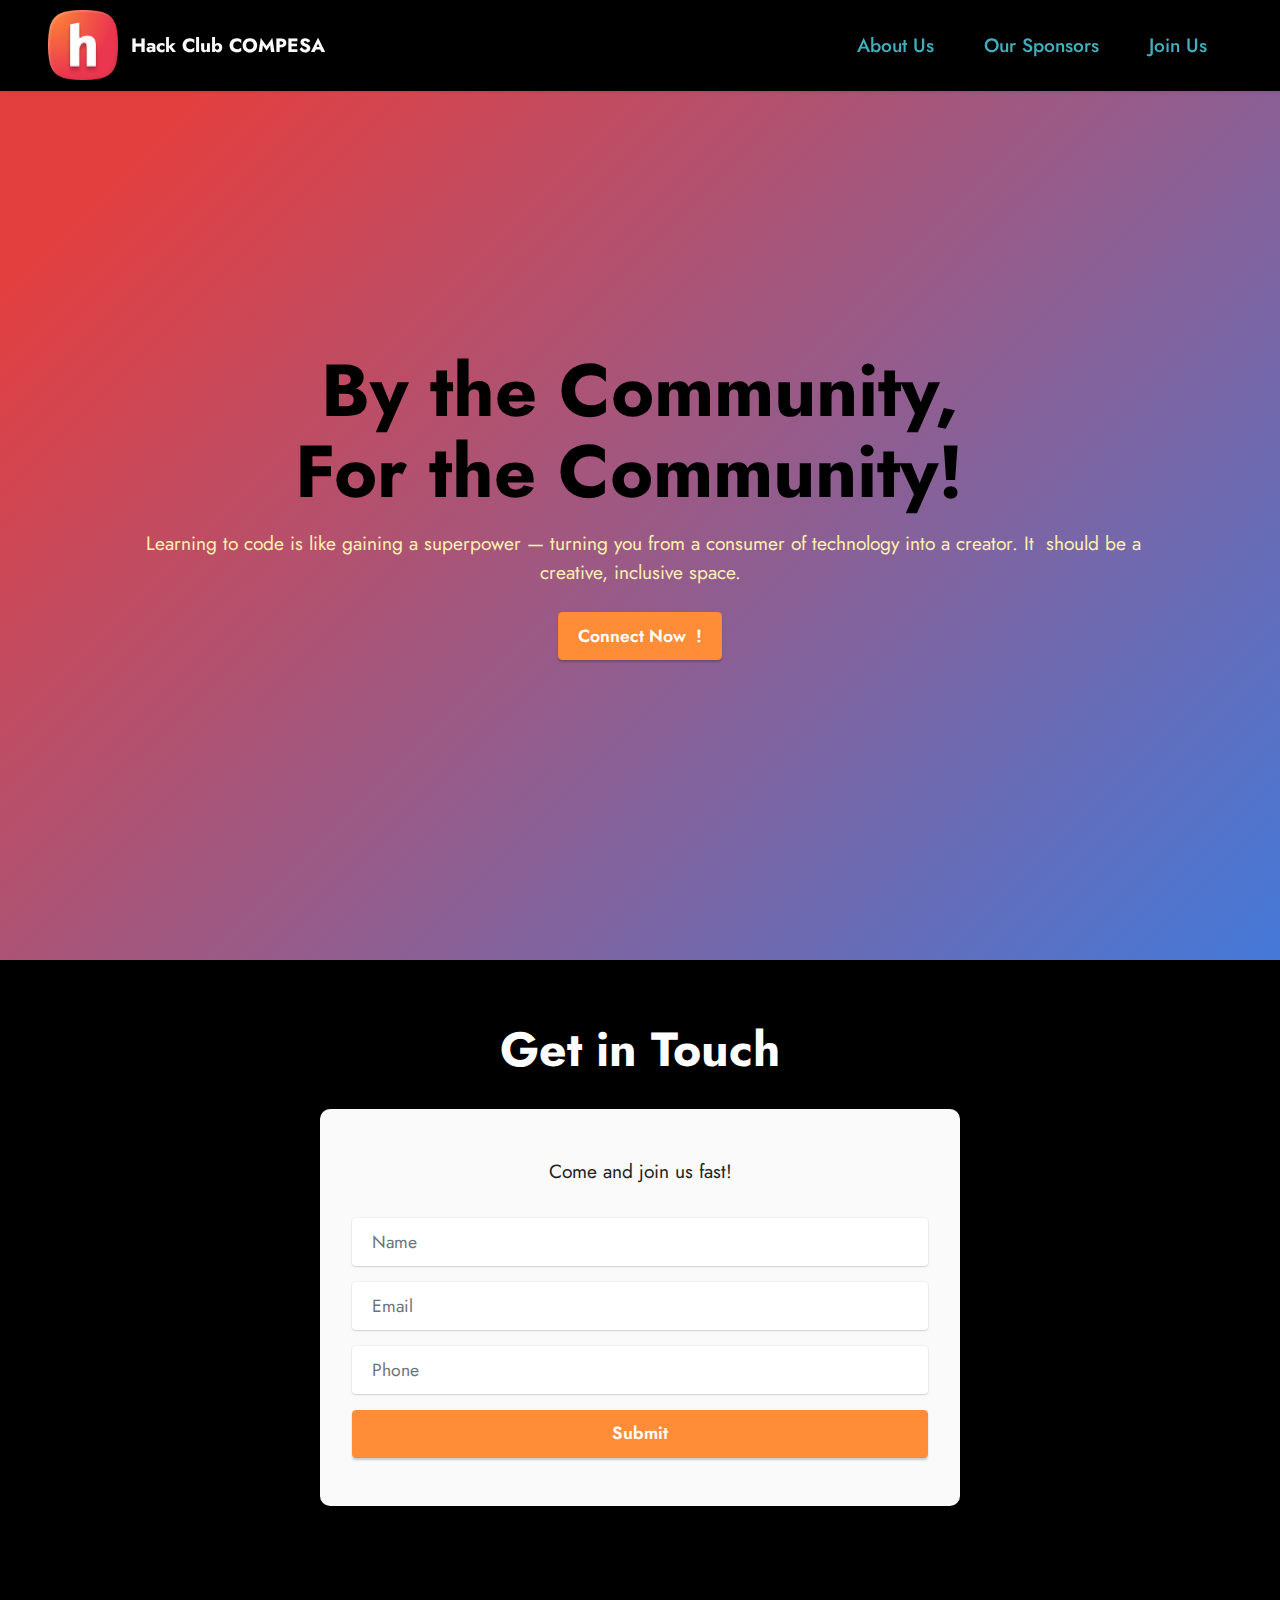
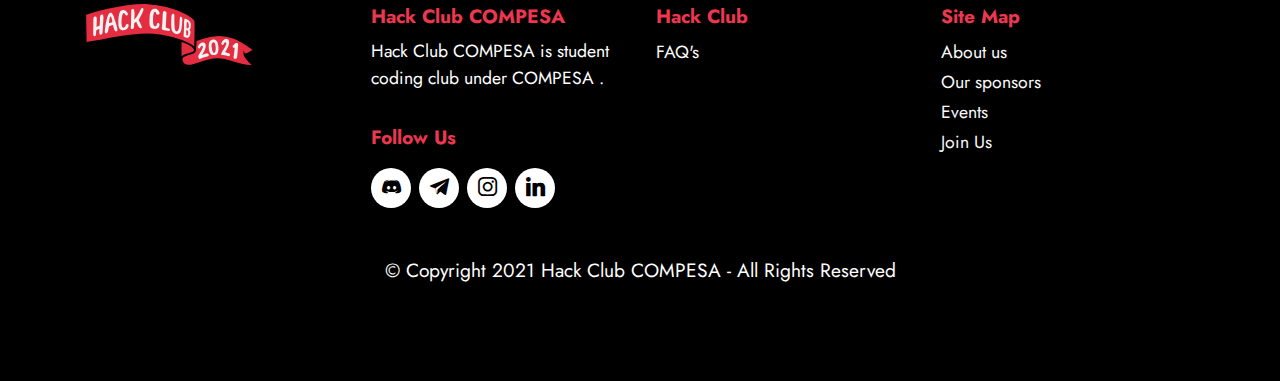
<file: hc-compesa-recruit.html>
<!DOCTYPE html>
<html  >
<head>
  <!-- Site made with Mobirise Website Builder v5.4.1, https://mobirise.com -->
  <meta charset="UTF-8">
  <meta http-equiv="X-UA-Compatible" content="IE=edge">
  <meta name="generator" content="Mobirise v5.4.1, mobirise.com">
  <meta name="viewport" content="width=device-width, initial-scale=1, minimum-scale=1">
  <link rel="shortcut icon" href="assets/images/icon-rounded-96x96.png" type="image/x-icon">
  <meta name="description" content="">
  
  
  <title>HC-COMPESA Join us at Hack Club</title>
  <link rel="stylesheet" href="assets/bootstrap/css/bootstrap.min.css">
  <link rel="stylesheet" href="assets/bootstrap/css/bootstrap-grid.min.css">
  <link rel="stylesheet" href="assets/bootstrap/css/bootstrap-reboot.min.css">
  <link rel="stylesheet" href="assets/dropdown/css/style.css">
  <link rel="stylesheet" href="assets/socicon/css/styles.css">
  <link rel="stylesheet" href="assets/theme/css/style.css">
  <link rel="preload" href="https://fonts.googleapis.com/css?family=Jost:100,200,300,400,500,600,700,800,900,100i,200i,300i,400i,500i,600i,700i,800i,900i&display=swap" as="style" onload="this.onload=null;this.rel='stylesheet'">
  <noscript><link rel="stylesheet" href="https://fonts.googleapis.com/css?family=Jost:100,200,300,400,500,600,700,800,900,100i,200i,300i,400i,500i,600i,700i,800i,900i&display=swap"></noscript>
  <link rel="preload" as="style" href="assets/mobirise/css/mbr-additional.css"><link rel="stylesheet" href="assets/mobirise/css/mbr-additional.css" type="text/css">
  
  
  
  
</head>
<body>
  
  <section data-bs-version="5.1" class="menu menu1 cid-sL1wr9B6eY" once="menu" id="menu1-2h">
    

    <nav class="navbar navbar-dropdown navbar-fixed-top navbar-expand-lg">
        <div class="container-fluid">
            <div class="navbar-brand">
                <span class="navbar-logo">
                    <a href="index.html">
                        <img src="assets/images/icon-rounded-96x96.png" alt="Hack-Club-COMPESA" style="height: 4.4rem;">
                    </a>
                </span>
                <span class="navbar-caption-wrap"><a class="navbar-caption text-white text-primary display-7" href="index.html">Hack Club COMPESA</a></span>
            </div>
            <button class="navbar-toggler" type="button" data-toggle="collapse" data-bs-toggle="collapse" data-target="#navbarSupportedContent" data-bs-target="#navbarSupportedContent" aria-controls="navbarNavAltMarkup" aria-expanded="false" aria-label="Toggle navigation">
                <div class="hamburger">
                    <span></span>
                    <span></span>
                    <span></span>
                    <span></span>
                </div>
            </button>
            <div class="collapse navbar-collapse" id="navbarSupportedContent">
                <ul class="navbar-nav nav-dropdown nav-right" data-app-modern-menu="true"><li class="nav-item"><a class="nav-link link text-success display-7" href="index.html#image1-m">
                            About Us</a></li>
                    <li class="nav-item"><a class="nav-link link text-success text-primary display-7" href="hc-compesa-sponsors.html">Our Sponsors</a></li>
                    <li class="nav-item"><a class="nav-link link text-success text-primary display-7" href="hc-compesa-recruit.html">Join Us</a>
                    </li></ul>
                
                
            </div>
        </div>
    </nav>
</section>

<section data-bs-version="5.1" class="header18 cid-sKXdpMNo2z mbr-fullscreen" id="header18-1w">

    

    

    <div class="align-center container-fluid">
        <div class="row justify-content-center">
            <div class="col-12 col-lg-10">
                <h1 class="mbr-section-title mbr-fonts-style mbr-white mb-3 display-1"><strong>By the Community, </strong><br><strong>For the Community!&nbsp;</strong></h1>
                
                <p class="mbr-text mbr-fonts-style mbr-white display-7">&nbsp;Learning to code is like gaining a superpower — turning you from a consumer of technology into a creator. It&nbsp; should be a creative, inclusive space.</p>
                <div class="mbr-section-btn mt-3"><a class="btn btn-primary display-4" href="hc-compesa-recruit.html#form7-2n">Connect Now&nbsp; !</a></div>
            </div>
        </div>
    </div>
</section>

<section data-bs-version="5.1" class="form7 cid-sL1RgSHURp" id="form7-2n">
    
    
    <div class="container-fluid">
        <div class="mbr-section-head">
            <h3 class="mbr-section-title mbr-fonts-style align-center mb-0 display-2">
                <strong>Get in Touch</strong>
            </h3>
            
        </div>
        <div class="row justify-content-center mt-4">
            <div class="col-lg-8 mx-auto mbr-form" data-form-type="formoid">
                <form action="https://mobirise.eu/" method="POST" class="mbr-form form-with-styler mx-auto" data-form-title="Form Name"><input type="hidden" name="email" data-form-email="true" value="VQ+9Vc8xk9wD8wHn0BJjtYEcu3sV7DsxlhuBk3IuEjDuLmv7yhZjp0PyRCQ0gEnuH+5aMplEpM/XFy5ofewi+EeKFDJ9fmbOF3lta11viXysDLROWFCBQH5XI9WNBjW9">
                    <p class="mbr-text mbr-fonts-style align-center mb-4 display-7">Come and join us fast!</p>
                    <div class="row">
                        <div hidden="hidden" data-form-alert="" class="alert alert-success col-12">Thank you so much ! Have a nice day !</div>
                        <div hidden="hidden" data-form-alert-danger="" class="alert alert-danger col-12">Oops...! some
                            problem!</div>
                    </div>
                    <div class="dragArea row">
                        <div class="col-lg-12 col-md-12 col-sm-12 form-group mb-3" data-for="name">
                            <input type="text" name="name" placeholder="Name" data-form-field="name" class="form-control" value="" id="name-form7-2n">
                        </div>
                        <div class="col-lg-12 col-md-12 col-sm-12 form-group mb-3" data-for="email">
                            <input type="email" name="email" placeholder="Email" data-form-field="email" class="form-control" value="" id="email-form7-2n">
                        </div>
                        <div data-for="phone" class="col-lg-12 col-md-12 col-sm-12 form-group mb-3">
                            <input type="tel" name="phone" placeholder="Phone" data-form-field="phone" class="form-control" value="" id="phone-form7-2n">
                        </div>
                        <div class="col-auto mbr-section-btn align-center">
                            <button type="submit" class="btn btn-primary display-4">Submit</button>
                        </div>
                    </div>
                </form>
            </div>
        </div>
    </div>
</section>

<section data-bs-version="5.1" class="footer4 cid-sKYe7urXNE" once="footers" id="footer4-25">

    
    
    <div class="container">
        <div class="row mbr-white">
            <div class="col-6 col-lg-3">
                <div class="media-wrap col-md-8 col-12">
                    <a href="index.html">
                        <img src="assets/images/2021.svg" alt="Hack-Club COMPESA">
                    </a>
                </div>
            </div>
            <div class="col-12 col-md-6 col-lg-3">
                <h5 class="mbr-section-subtitle mbr-fonts-style mb-2 display-7"><strong>Hack Club COMPESA</strong></h5>
                <p class="mbr-text mbr-fonts-style mb-4 display-4">Hack Club COMPESA is student coding club under COMPESA .</p>
                <h5 class="mbr-section-subtitle mbr-fonts-style mb-3 display-7">
                    <strong>Follow Us</strong>
                </h5>
                <div class="social-row display-7">
                    <div class="soc-item">
                        <a href="https://discord.gg/zDkX9fn9" target="_blank">
                            <span class="mbr-iconfont socicon-discord socicon"></span>
                        </a>
                    </div>
                    <div class="soc-item">
                        <a href="https://t.me/joinchat/7tsWmAc5U2U1ZWM1" target="_blank">
                            <span class="mbr-iconfont socicon-telegram socicon"></span>
                        </a>
                    </div>
                    <div class="soc-item">
                        <a href="https://www.instagram.com/hackclubcompesa/" target="_blank">
                            <span class="mbr-iconfont socicon-instagram socicon"></span>
                        </a>
                    </div>
                    <div class="soc-item">
                        <a href="http://www.linkedin.com/in/hackclub-compesa-2074ba222" target="_blank">
                            <span class="mbr-iconfont socicon-linkedin socicon"></span>
                        </a>
                    </div>
                </div>
            </div>
            <div class="col-12 col-md-6 col-lg-3">
                <h5 class="mbr-section-subtitle mbr-fonts-style mb-2 display-7"><strong>Hack Club&nbsp;</strong></h5>
                <ul class="list mbr-fonts-style display-4">
                    <li class="mbr-text item-wrap"><a href="hc-compesa-faqs.html" class="text-white text-primary">FAQ</a>'s</li>
                </ul>
            </div>
            <div class="col-12 col-md-6 col-lg-3">
                <h5 class="mbr-section-subtitle mbr-fonts-style mb-2 display-7"><strong>Site Map</strong></h5>
                <ul class="list mbr-fonts-style display-4">
                    <li class="mbr-text item-wrap"><a href="index.html#image1-m" class="text-white text-primary">About us</a></li>
                    <li class="mbr-text item-wrap"><a href="hc-compesa-sponsors.html" class="text-white text-primary">Our sponsors</a></li>
                    <li class="mbr-text item-wrap"><a href="hc-compesa-events.html" class="text-white text-primary">Events</a></li>
                    <li class="mbr-text item-wrap"><a></a><a href="hc-compesa-recruit.html" class="text-white text-primary">Join Us</a><a href="page2.html#header18-1w" class="text-primary" target="_blank"></a><a> </a></li>
                </ul>
            </div>
            <div class="col-12 mt-4">
                <p class="mbr-text mb-0 mbr-fonts-style copyright align-center display-7">
                    © Copyright 2021 Hack Club COMPESA - All Rights Reserved
                </p>
            </div>
        </div>
    </div>
</section><section style="background-color: black; font-family: -apple-system, BlinkMacSystemFont, 'Segoe UI', 'Roboto', 'Helvetica Neue', Arial, sans-serif; color:#aaa; font-size:0px; padding: 0; align-items: center; display: flex;"><a href="https://mobirise.site/y" style="flex: 1 1; height: 3rem; padding-left: 1rem;"></a><p style="flex: 0 0 auto; margin:0; padding-right:1rem;"> <a href="https://mobirise.site/v" style="color:#aaa;font-size:0px;">Set up a website -Click for more</a></p></section>

<script src="assets/bootstrap/js/bootstrap.bundle.min.js"></script>  <script src="assets/smoothscroll/smooth-scroll.js"></script>  <script src="assets/ytplayer/index.js"></script>  <script src="assets/dropdown/js/navbar-dropdown.js"></script>  <script src="assets/theme/js/script.js"></script>  <script src="assets/formoid/formoid.min.js"></script>  
  
  
</body>
</html>
</file>
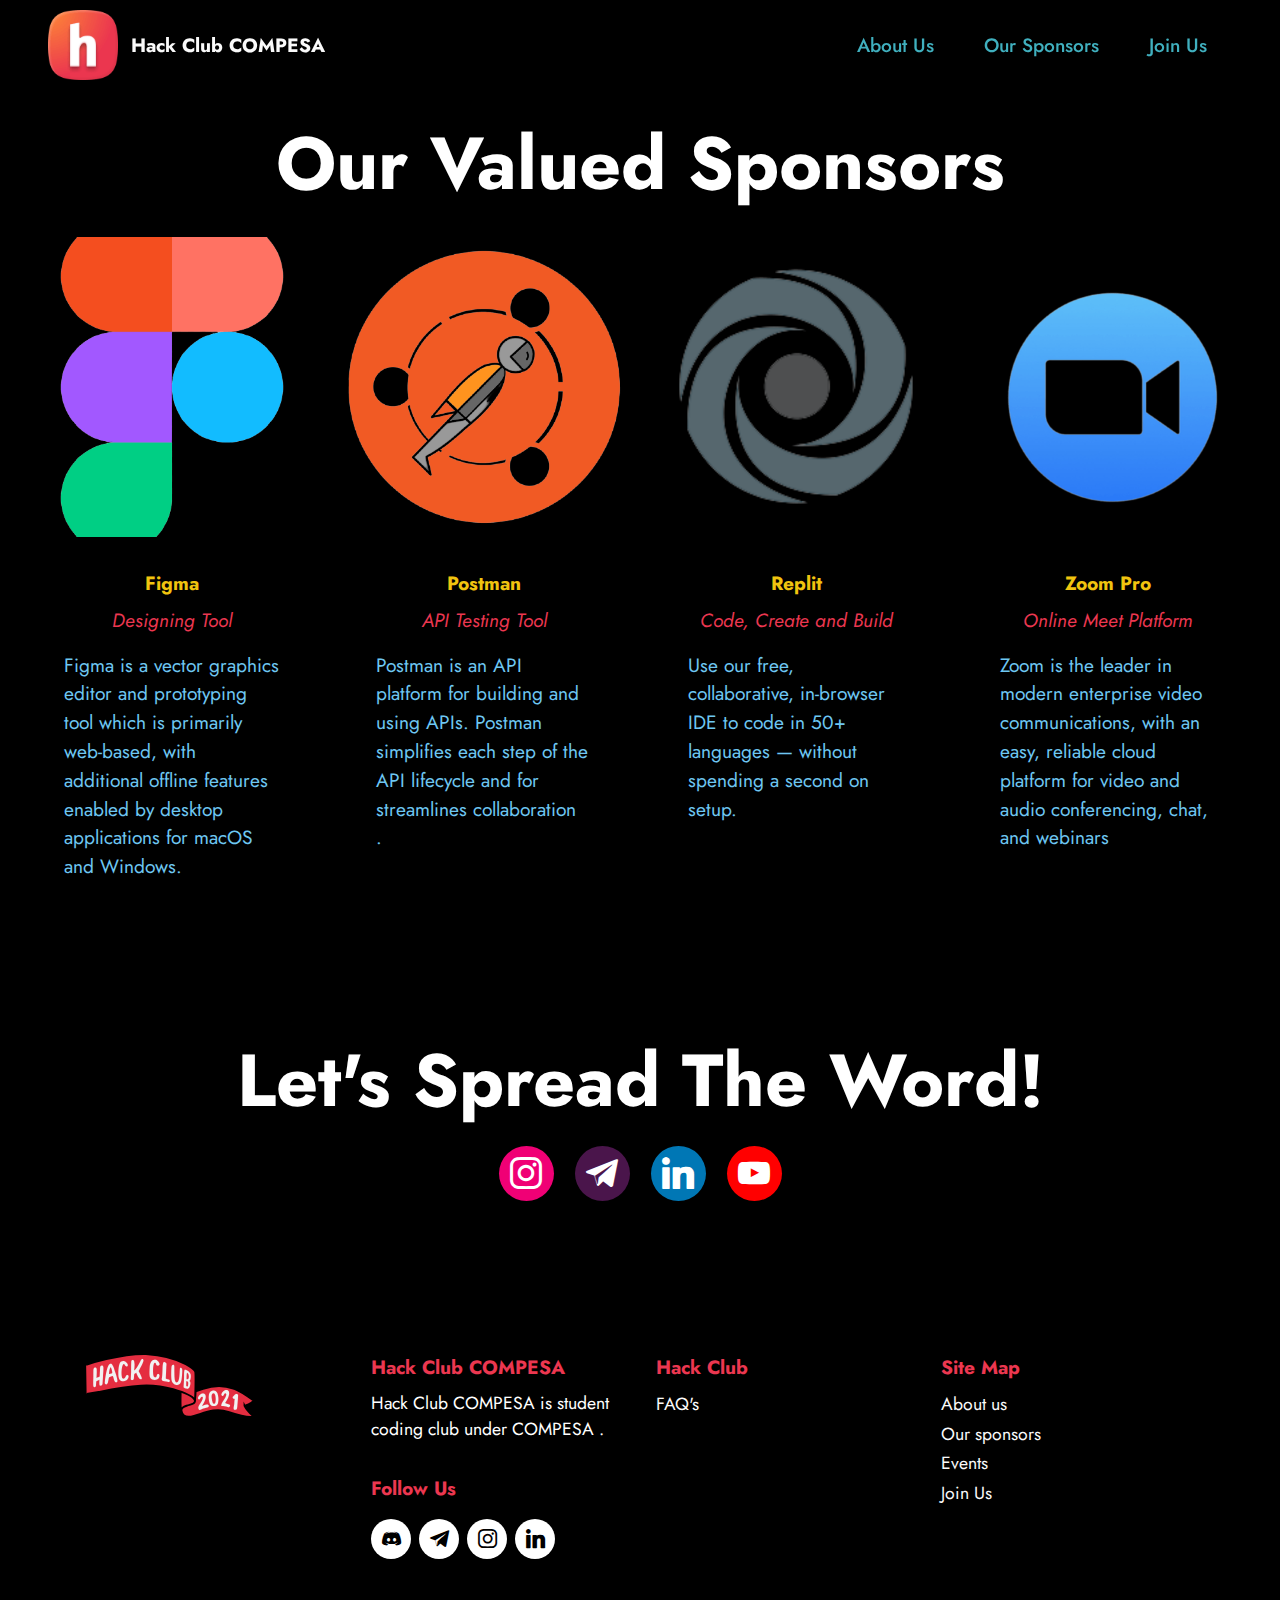
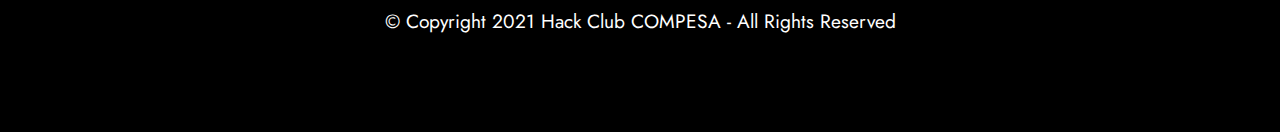
<file: hc-compesa-sponsors.html>
<!DOCTYPE html>
<html  >
<head>
  <!-- Site made with Mobirise Website Builder v5.4.1, https://mobirise.com -->
  <meta charset="UTF-8">
  <meta http-equiv="X-UA-Compatible" content="IE=edge">
  <meta name="generator" content="Mobirise v5.4.1, mobirise.com">
  <meta name="viewport" content="width=device-width, initial-scale=1, minimum-scale=1">
  <link rel="shortcut icon" href="assets/images/icon-rounded-96x96.png" type="image/x-icon">
  <meta name="description" content="">
  
  
  <title>HC-COMPESA Sponsors</title>
  <link rel="stylesheet" href="assets/bootstrap/css/bootstrap.min.css">
  <link rel="stylesheet" href="assets/bootstrap/css/bootstrap-grid.min.css">
  <link rel="stylesheet" href="assets/bootstrap/css/bootstrap-reboot.min.css">
  <link rel="stylesheet" href="assets/socicon/css/styles.css">
  <link rel="stylesheet" href="assets/dropdown/css/style.css">
  <link rel="stylesheet" href="assets/theme/css/style.css">
  <link rel="preload" href="https://fonts.googleapis.com/css?family=Jost:100,200,300,400,500,600,700,800,900,100i,200i,300i,400i,500i,600i,700i,800i,900i&display=swap" as="style" onload="this.onload=null;this.rel='stylesheet'">
  <noscript><link rel="stylesheet" href="https://fonts.googleapis.com/css?family=Jost:100,200,300,400,500,600,700,800,900,100i,200i,300i,400i,500i,600i,700i,800i,900i&display=swap"></noscript>
  <link rel="preload" as="style" href="assets/mobirise/css/mbr-additional.css"><link rel="stylesheet" href="assets/mobirise/css/mbr-additional.css" type="text/css">
  
  
  
  
</head>
<body>
  
  <section data-bs-version="5.1" class="menu menu1 cid-sL1wr9B6eY" once="menu" id="menu1-2h">
    

    <nav class="navbar navbar-dropdown navbar-fixed-top navbar-expand-lg">
        <div class="container-fluid">
            <div class="navbar-brand">
                <span class="navbar-logo">
                    <a href="index.html">
                        <img src="assets/images/icon-rounded-96x96.png" alt="Hack-Club-COMPESA" style="height: 4.4rem;">
                    </a>
                </span>
                <span class="navbar-caption-wrap"><a class="navbar-caption text-white text-primary display-7" href="index.html">Hack Club COMPESA</a></span>
            </div>
            <button class="navbar-toggler" type="button" data-toggle="collapse" data-bs-toggle="collapse" data-target="#navbarSupportedContent" data-bs-target="#navbarSupportedContent" aria-controls="navbarNavAltMarkup" aria-expanded="false" aria-label="Toggle navigation">
                <div class="hamburger">
                    <span></span>
                    <span></span>
                    <span></span>
                    <span></span>
                </div>
            </button>
            <div class="collapse navbar-collapse" id="navbarSupportedContent">
                <ul class="navbar-nav nav-dropdown nav-right" data-app-modern-menu="true"><li class="nav-item"><a class="nav-link link text-success display-7" href="index.html#image1-m">
                            About Us</a></li>
                    <li class="nav-item"><a class="nav-link link text-success text-primary display-7" href="hc-compesa-sponsors.html">Our Sponsors</a></li>
                    <li class="nav-item"><a class="nav-link link text-success text-primary display-7" href="hc-compesa-recruit.html">Join Us</a>
                    </li></ul>
                
                
            </div>
        </div>
    </nav>
</section>

<section data-bs-version="5.1" class="gallery3 cid-sL1HVFZFgA" id="gallery3-2m">
    
    
    <div class="container-fluid">
        <div class="mbr-section-head">
            <h4 class="mbr-section-title mbr-fonts-style align-center mb-0 display-1"><strong>Our Valued Sponsors</strong></h4>
            
        </div>
        <div class="row mt-4">
            <div class="item features-image сol-12 col-md-6 col-lg-3">
                <div class="item-wrapper">
                    <div class="item-img">
                        <img src="assets/images/5043320-middle-removebg-preview-442x565.png" alt="">
                    </div>
                    <div class="item-content">
                        <h5 class="item-title mbr-fonts-style display-7"><strong>Figma</strong></h5>
                        <h6 class="item-subtitle mbr-fonts-style mt-1 display-7"><em>Designing Tool</em></h6>
                        <p class="mbr-text mbr-fonts-style mt-3 display-7">Figma is a vector graphics editor and prototyping tool which is primarily web-based, with additional offline features enabled by desktop applications for macOS and Windows.</p>
                    </div>
                    
                </div>
            </div>
            <div class="item features-image сol-12 col-md-6 col-lg-3">
                <div class="item-wrapper">
                    <div class="item-img">
                        <img src="assets/images/571-5718602-transparent-ubuntu-logo-png-logo-postman-icon-png-removebg-preview-493x506.png" alt="">
                    </div>
                    <div class="item-content">
                        <h5 class="item-title mbr-fonts-style display-7"><strong>Postman</strong></h5>
                        <h6 class="item-subtitle mbr-fonts-style mt-1 display-7"><em>API Testing Tool</em></h6>
                        <p class="mbr-text mbr-fonts-style mt-3 display-7">Postman is an API platform for building and using APIs. Postman simplifies each step of the API lifecycle and for streamlines collaboration .&nbsp;</p>
                    </div>
                    
                </div>
            </div>
            <div class="item features-image сol-12 col-md-6 col-lg-3">
                <div class="item-wrapper">
                    <div class="item-img">
                        <img src="assets/images/download-removebg-preview-1-225x225.png" alt="">
                    </div>
                    <div class="item-content">
                        <h5 class="item-title mbr-fonts-style display-7"><strong>Replit</strong></h5>
                        <h6 class="item-subtitle mbr-fonts-style mt-1 display-7"><em>Code, Create and Build</em></h6>
                        <p class="mbr-text mbr-fonts-style mt-3 display-7">Use our free, collaborative, in-browser IDE to code in 50+ languages — without spending a second on setup.</p>
                    </div>
                    
                </div>
            </div>
            <div class="item features-image сol-12 col-md-6 col-lg-3">
                <div class="item-wrapper">
                    <div class="item-img">
                        <img src="assets/images/untitled-design-8-removebg-preview-1-420x594.png" alt="" title="">
                    </div>
                    <div class="item-content">
                        <h5 class="item-title mbr-fonts-style display-7"><strong>Zoom Pro</strong></h5>
                        <h6 class="item-subtitle mbr-fonts-style mt-1 display-7"><em>Online Meet Platform</em></h6>
                        <p class="mbr-text mbr-fonts-style mt-3 display-7">Zoom is the leader in modern enterprise video communications, with an easy, reliable cloud platform for video and audio conferencing, chat, and webinars</p>
                    </div>
                    
                </div>
            </div>
        </div>
    </div>
</section>

<section data-bs-version="5.1" class="share3 cid-sL1BUihQ8s" id="share3-2l">
    
     
    
    

    <div class="container">
        <div class="media-container-row">
            <div class="col-12">
                <h3 class="mbr-section-title align-center mb-3 mbr-fonts-style display-1"><strong>Let's Spread The Word!</strong>
                </h3>
                <div class="social-list align-center">
                   
                    
                        
                        <a class="iconfont-wrapper bg-instagram m-2" href="https://www.instagram.com/hackclubcompesa/" target="_blank">
                            <span class="socicon-instagram socicon"></span>
                        </a>
                        
                        <a class="iconfont-wrapper bg-slack m-2" href="https://t.me/joinchat/7tsWmAc5U2U1ZWM1" target="_blank">
                            <span class="socicon-telegram socicon"></span>
                        </a>
                        <a class="iconfont-wrapper bg-linkedin m-2" href="http://www.linkedin.com/in/hackclub-compesa-2074ba222" target="_blank">
                            <span class="socicon-linkedin socicon"></span>
                        </a>
                        
                        
                        
                        <a class="iconfont-wrapper bg-youtube m-2" href="https://www.youtube.com/channel/UCrfrxQGjgB2aZy8VWB7PrOQ" target="_blank">
                            <span class="socicon-youtube socicon"></span>
                        </a>
                        
                </div>
            </div>
        </div>
    </div>
</section>

<section data-bs-version="5.1" class="footer4 cid-sKYe7urXNE" once="footers" id="footer4-25">

    
    
    <div class="container">
        <div class="row mbr-white">
            <div class="col-6 col-lg-3">
                <div class="media-wrap col-md-8 col-12">
                    <a href="index.html">
                        <img src="assets/images/2021.svg" alt="Hack-Club COMPESA">
                    </a>
                </div>
            </div>
            <div class="col-12 col-md-6 col-lg-3">
                <h5 class="mbr-section-subtitle mbr-fonts-style mb-2 display-7"><strong>Hack Club COMPESA</strong></h5>
                <p class="mbr-text mbr-fonts-style mb-4 display-4">Hack Club COMPESA is student coding club under COMPESA .</p>
                <h5 class="mbr-section-subtitle mbr-fonts-style mb-3 display-7">
                    <strong>Follow Us</strong>
                </h5>
                <div class="social-row display-7">
                    <div class="soc-item">
                        <a href="https://discord.gg/zDkX9fn9" target="_blank">
                            <span class="mbr-iconfont socicon-discord socicon"></span>
                        </a>
                    </div>
                    <div class="soc-item">
                        <a href="https://t.me/joinchat/7tsWmAc5U2U1ZWM1" target="_blank">
                            <span class="mbr-iconfont socicon-telegram socicon"></span>
                        </a>
                    </div>
                    <div class="soc-item">
                        <a href="https://www.instagram.com/hackclubcompesa/" target="_blank">
                            <span class="mbr-iconfont socicon-instagram socicon"></span>
                        </a>
                    </div>
                    <div class="soc-item">
                        <a href="http://www.linkedin.com/in/hackclub-compesa-2074ba222" target="_blank">
                            <span class="mbr-iconfont socicon-linkedin socicon"></span>
                        </a>
                    </div>
                </div>
            </div>
            <div class="col-12 col-md-6 col-lg-3">
                <h5 class="mbr-section-subtitle mbr-fonts-style mb-2 display-7"><strong>Hack Club&nbsp;</strong></h5>
                <ul class="list mbr-fonts-style display-4">
                    <li class="mbr-text item-wrap"><a href="hc-compesa-faqs.html" class="text-white text-primary">FAQ</a>'s</li>
                </ul>
            </div>
            <div class="col-12 col-md-6 col-lg-3">
                <h5 class="mbr-section-subtitle mbr-fonts-style mb-2 display-7"><strong>Site Map</strong></h5>
                <ul class="list mbr-fonts-style display-4">
                    <li class="mbr-text item-wrap"><a href="index.html#image1-m" class="text-white text-primary">About us</a></li>
                    <li class="mbr-text item-wrap"><a href="hc-compesa-sponsors.html" class="text-white text-primary">Our sponsors</a></li>
                    <li class="mbr-text item-wrap"><a href="hc-compesa-events.html" class="text-white text-primary">Events</a></li>
                    <li class="mbr-text item-wrap"><a></a><a href="hc-compesa-recruit.html" class="text-white text-primary">Join Us</a><a href="page2.html#header18-1w" class="text-primary" target="_blank"></a><a> </a></li>
                </ul>
            </div>
            <div class="col-12 mt-4">
                <p class="mbr-text mb-0 mbr-fonts-style copyright align-center display-7">
                    © Copyright 2021 Hack Club COMPESA - All Rights Reserved
                </p>
            </div>
        </div>
    </div>
</section><section style="background-color: black; font-family: -apple-system, BlinkMacSystemFont, 'Segoe UI', 'Roboto', 'Helvetica Neue', Arial, sans-serif; color:#aaa; font-size:0px; padding: 0; align-items: center; display: flex;"><a href="https://mobirise.site/y" style="flex: 1 1; height: 3rem; padding-left: 1rem;"></a><p style="flex: 0 0 auto; margin:0; padding-right:1rem;"> <a href="https://mobirise.site/v" style="color:#aaa;font-size:0px;">Set up a website -Click for more</a></p></section>

<script src="assets/bootstrap/js/bootstrap.bundle.min.js"></script>  <script src="assets/smoothscroll/smooth-scroll.js"></script>  <script src="assets/ytplayer/index.js"></script>  <script src="assets/dropdown/js/navbar-dropdown.js"></script>  <script src="assets/theme/js/script.js"></script>  
  
  
</body>
</html>
</file>
<file: assets/web/assets/mobirise-icons2/mobirise2.css>
@font-face {
  font-family: 'Moririse2';
  font-display: swap;
  src:  url('mobirise2.eot?f2bix4');
  src:  url('mobirise2.eot?f2bix4#iefix') format('embedded-opentype'),
    url('mobirise2.ttf?f2bix4') format('truetype'),
    url('mobirise2.woff?f2bix4') format('woff'),
    url('mobirise2.svg?f2bix4#mobirise2') format('svg');
  font-weight: normal;
  font-style: normal;
}

[class^="mobi-"], [class*=" mobi-"] {
  /* use !important to prevent issues with browser extensions that change fonts */
  font-family: 'Moririse2' !important;
  speak: none;
  font-style: normal;
  font-weight: normal;
  font-variant: normal;
  text-transform: none;
  line-height: 1;

  /* Better Font Rendering =========== */
  -webkit-font-smoothing: antialiased;
  -moz-osx-font-smoothing: grayscale;
}

.mobi-mbri-add-submenu:before {
  content: "\e900";
}
.mobi-mbri-alert:before {
  content: "\e901";
}
.mobi-mbri-align-center:before {
  content: "\e902";
}
.mobi-mbri-align-justify:before {
  content: "\e903";
}
.mobi-mbri-align-left:before {
  content: "\e904";
}
.mobi-mbri-align-right:before {
  content: "\e905";
}
.mobi-mbri-android:before {
  content: "\e906";
}
.mobi-mbri-apple:before {
  content: "\e907";
}
.mobi-mbri-arrow-down:before {
  content: "\e908";
}
.mobi-mbri-arrow-next:before {
  content: "\e909";
}
.mobi-mbri-arrow-prev:before {
  content: "\e90a";
}
.mobi-mbri-arrow-up:before {
  content: "\e90b";
}
.mobi-mbri-bold:before {
  content: "\e90c";
}
.mobi-mbri-bookmark:before {
  content: "\e90d";
}
.mobi-mbri-bootstrap:before {
  content: "\e90e";
}
.mobi-mbri-briefcase:before {
  content: "\e90f";
}
.mobi-mbri-browse:before {
  content: "\e910";
}
.mobi-mbri-bulleted-list:before {
  content: "\e911";
}
.mobi-mbri-calendar:before {
  content: "\e912";
}
.mobi-mbri-camera:before {
  content: "\e913";
}
.mobi-mbri-cart-add:before {
  content: "\e914";
}
.mobi-mbri-cart-full:before {
  content: "\e915";
}
.mobi-mbri-cash:before {
  content: "\e916";
}
.mobi-mbri-change-style:before {
  content: "\e917";
}
.mobi-mbri-chat:before {
  content: "\e918";
}
.mobi-mbri-clock:before {
  content: "\e919";
}
.mobi-mbri-close:before {
  content: "\e91a";
}
.mobi-mbri-cloud:before {
  content: "\e91b";
}
.mobi-mbri-code:before {
  content: "\e91c";
}
.mobi-mbri-contact-form:before {
  content: "\e91d";
}
.mobi-mbri-credit-card:before {
  content: "\e91e";
}
.mobi-mbri-cursor-click:before {
  content: "\e91f";
}
.mobi-mbri-cust-feedback:before {
  content: "\e920";
}
.mobi-mbri-database:before {
  content: "\e921";
}
.mobi-mbri-delivery:before {
  content: "\e922";
}
.mobi-mbri-desktop:before {
  content: "\e923";
}
.mobi-mbri-devices:before {
  content: "\e924";
}
.mobi-mbri-down:before {
  content: "\e925";
}
.mobi-mbri-download-2:before {
  content: "\e926";
}
.mobi-mbri-download:before {
  content: "\e927";
}
.mobi-mbri-drag-n-drop-2:before {
  content: "\e928";
}
.mobi-mbri-drag-n-drop:before {
  content: "\e929";
}
.mobi-mbri-edit-2:before {
  content: "\e92a";
}
.mobi-mbri-edit:before {
  content: "\e92b";
}
.mobi-mbri-error:before {
  content: "\e92c";
}
.mobi-mbri-extension:before {
  content: "\e92d";
}
.mobi-mbri-features:before {
  content: "\e92e";
}
.mobi-mbri-file:before {
  content: "\e92f";
}
.mobi-mbri-flag:before {
  content: "\e930";
}
.mobi-mbri-folder:before {
  content: "\e931";
}
.mobi-mbri-gift:before {
  content: "\e932";
}
.mobi-mbri-github:before {
  content: "\e933";
}
.mobi-mbri-globe-2:before {
  content: "\e934";
}
.mobi-mbri-globe:before {
  content: "\e935";
}
.mobi-mbri-growing-chart:before {
  content: "\e936";
}
.mobi-mbri-hearth:before {
  content: "\e937";
}
.mobi-mbri-help:before {
  content: "\e938";
}
.mobi-mbri-home:before {
  content: "\e939";
}
.mobi-mbri-hot-cup:before {
  content: "\e93a";
}
.mobi-mbri-idea:before {
  content: "\e93b";
}
.mobi-mbri-image-gallery:before {
  content: "\e93c";
}
.mobi-mbri-image-slider:before {
  content: "\e93d";
}
.mobi-mbri-info:before {
  content: "\e93e";
}
.mobi-mbri-italic:before {
  content: "\e93f";
}
.mobi-mbri-key:before {
  content: "\e940";
}
.mobi-mbri-laptop:before {
  content: "\e941";
}
.mobi-mbri-layers:before {
  content: "\e942";
}
.mobi-mbri-left-right:before {
  content: "\e943";
}
.mobi-mbri-left:before {
  content: "\e944";
}
.mobi-mbri-letter:before {
  content: "\e945";
}
.mobi-mbri-like:before {
  content: "\e946";
}
.mobi-mbri-link:before {
  content: "\e947";
}
.mobi-mbri-lock:before {
  content: "\e948";
}
.mobi-mbri-login:before {
  content: "\e949";
}
.mobi-mbri-logout:before {
  content: "\e94a";
}
.mobi-mbri-magic-stick:before {
  content: "\e94b";
}
.mobi-mbri-map-pin:before {
  content: "\e94c";
}
.mobi-mbri-menu:before {
  content: "\e94d";
}
.mobi-mbri-mobile-2:before {
  content: "\e94e";
}
.mobi-mbri-mobile-horizontal:before {
  content: "\e94f";
}
.mobi-mbri-mobile:before {
  content: "\e950";
}
.mobi-mbri-mobirise:before {
  content: "\e951";
}
.mobi-mbri-more-horizontal:before {
  content: "\e952";
}
.mobi-mbri-more-vertical:before {
  content: "\e953";
}
.mobi-mbri-music:before {
  content: "\e954";
}
.mobi-mbri-new-file:before {
  content: "\e955";
}
.mobi-mbri-numbered-list:before {
  content: "\e956";
}
.mobi-mbri-opened-folder:before {
  content: "\e957";
}
.mobi-mbri-pages:before {
  content: "\e958";
}
.mobi-mbri-paper-plane:before {
  content: "\e959";
}
.mobi-mbri-paperclip:before {
  content: "\e95a";
}
.mobi-mbri-phone:before {
  content: "\e95b";
}
.mobi-mbri-photo:before {
  content: "\e95c";
}
.mobi-mbri-photos:before {
  content: "\e95d";
}
.mobi-mbri-pin:before {
  content: "\e95e";
}
.mobi-mbri-play:before {
  content: "\e95f";
}
.mobi-mbri-plus:before {
  content: "\e960";
}
.mobi-mbri-preview:before {
  content: "\e961";
}
.mobi-mbri-print:before {
  content: "\e962";
}
.mobi-mbri-protect:before {
  content: "\e963";
}
.mobi-mbri-question:before {
  content: "\e964";
}
.mobi-mbri-quote-left:before {
  content: "\e965";
}
.mobi-mbri-quote-right:before {
  content: "\e966";
}
.mobi-mbri-redo:before {
  content: "\e967";
}
.mobi-mbri-refresh:before {
  content: "\e968";
}
.mobi-mbri-responsive-2:before {
  content: "\e969";
}
.mobi-mbri-responsive:before {
  content: "\e96a";
}
.mobi-mbri-right:before {
  content: "\e96b";
}
.mobi-mbri-rocket:before {
  content: "\e96c";
}
.mobi-mbri-sad-face:before {
  content: "\e96d";
}
.mobi-mbri-sale:before {
  content: "\e96e";
}
.mobi-mbri-save:before {
  content: "\e96f";
}
.mobi-mbri-search:before {
  content: "\e970";
}
.mobi-mbri-setting-2:before {
  content: "\e971";
}
.mobi-mbri-setting-3:before {
  content: "\e972";
}
.mobi-mbri-setting:before {
  content: "\e973";
}
.mobi-mbri-share:before {
  content: "\e974";
}
.mobi-mbri-shopping-bag:before {
  content: "\e975";
}
.mobi-mbri-shopping-basket:before {
  content: "\e976";
}
.mobi-mbri-shopping-cart:before {
  content: "\e977";
}
.mobi-mbri-sites:before {
  content: "\e978";
}
.mobi-mbri-smile-face:before {
  content: "\e979";
}
.mobi-mbri-speed:before {
  content: "\e97a";
}
.mobi-mbri-star:before {
  content: "\e97b";
}
.mobi-mbri-success:before {
  content: "\e97c";
}
.mobi-mbri-sun:before {
  content: "\e97d";
}
.mobi-mbri-sun2:before {
  content: "\e97e";
}
.mobi-mbri-tablet-vertical:before {
  content: "\e97f";
}
.mobi-mbri-tablet:before {
  content: "\e980";
}
.mobi-mbri-target:before {
  content: "\e981";
}
.mobi-mbri-timer:before {
  content: "\e982";
}
.mobi-mbri-to-ftp:before {
  content: "\e983";
}
.mobi-mbri-to-local-drive:before {
  content: "\e984";
}
.mobi-mbri-touch-swipe:before {
  content: "\e985";
}
.mobi-mbri-touch:before {
  content: "\e986";
}
.mobi-mbri-trash:before {
  content: "\e987";
}
.mobi-mbri-underline:before {
  content: "\e988";
}
.mobi-mbri-undo:before {
  content: "\e989";
}
.mobi-mbri-unlink:before {
  content: "\e98a";
}
.mobi-mbri-unlock:before {
  content: "\e98b";
}
.mobi-mbri-up-down:before {
  content: "\e98c";
}
.mobi-mbri-up:before {
  content: "\e98d";
}
.mobi-mbri-update:before {
  content: "\e98e";
}
.mobi-mbri-upload-2:before {
  content: "\e98f";
}
.mobi-mbri-upload:before {
  content: "\e990";
}
.mobi-mbri-user-2:before {
  content: "\e991";
}
.mobi-mbri-user:before {
  content: "\e992";
}
.mobi-mbri-users:before {
  content: "\e993";
}
.mobi-mbri-video-play:before {
  content: "\e994";
}
.mobi-mbri-video:before {
  content: "\e995";
}
.mobi-mbri-watch:before {
  content: "\e996";
}
.mobi-mbri-website-theme-2:before {
  content: "\e997";
}
.mobi-mbri-website-theme:before {
  content: "\e998";
}
.mobi-mbri-wifi:before {
  content: "\e999";
}
.mobi-mbri-windows:before {
  content: "\e99a";
}
.mobi-mbri-zoom-in:before {
  content: "\e99b";
}
.mobi-mbri-zoom-out:before {
  content: "\e99c";
}
</file>
<file: assets/dropdown/css/style.css>
.navbar-dropdown {
  left: 0;
  padding: 0;
  position: absolute;
  right: 0;
  top: 0;
  transition: all 0.45s ease;
  z-index: 1030;
  background: #282828; }
  .navbar-dropdown .navbar-logo {
    margin-right: 0.8rem;
    transition: margin 0.3s ease-in-out;
    vertical-align: middle; }
    .navbar-dropdown .navbar-logo img {
      height: 3.125rem;
      transition: all 0.3s ease-in-out; }
    .navbar-dropdown .navbar-logo.mbr-iconfont {
      font-size: 3.125rem;
      line-height: 3.125rem; }
  .navbar-dropdown .navbar-caption {
    font-weight: 700;
    white-space: normal;
    vertical-align: -4px;
    line-height: 3.125rem !important; }
    .navbar-dropdown .navbar-caption, .navbar-dropdown .navbar-caption:hover {
      color: inherit;
      text-decoration: none; }
  .navbar-dropdown .mbr-iconfont + .navbar-caption {
    vertical-align: -1px; }
  .navbar-dropdown.navbar-fixed-top {
    position: fixed; }
  .navbar-dropdown .navbar-brand span {
    vertical-align: -4px; }
  .navbar-dropdown.bg-color.transparent {
    background: none; }
  .navbar-dropdown.navbar-short .navbar-brand {
    padding: 0.625rem 0; }
    .navbar-dropdown.navbar-short .navbar-brand span {
      vertical-align: -1px; }
  .navbar-dropdown.navbar-short .navbar-caption {
    line-height: 2.375rem !important;
    vertical-align: -2px; }
  .navbar-dropdown.navbar-short .navbar-logo {
    margin-right: 0.5rem; }
    .navbar-dropdown.navbar-short .navbar-logo img {
      height: 2.375rem; }
    .navbar-dropdown.navbar-short .navbar-logo.mbr-iconfont {
      font-size: 2.375rem;
      line-height: 2.375rem; }
  .navbar-dropdown.navbar-short .mbr-table-cell {
    height: 3.625rem; }
  .navbar-dropdown .navbar-close {
    left: 0.6875rem;
    position: fixed;
    top: 0.75rem;
    z-index: 1000; }
  .navbar-dropdown .hamburger-icon {
    content: "";
    display: inline-block;
    vertical-align: middle;
    width: 16px;
    -webkit-box-shadow: 0 -6px 0 1px #282828,0 0 0 1px #282828,0 6px 0 1px #282828;
    -moz-box-shadow: 0 -6px 0 1px #282828,0 0 0 1px #282828,0 6px 0 1px #282828;
    box-shadow: 0 -6px 0 1px #282828,0 0 0 1px #282828,0 6px 0 1px #282828; }

.dropdown-menu .dropdown-toggle[data-toggle="dropdown-submenu"]::after {
  border-bottom: 0.35em solid transparent;
  border-left: 0.35em solid;
  border-right: 0;
  border-top: 0.35em solid transparent;
  margin-left: 0.3rem; }

.dropdown-menu .dropdown-item:focus {
  outline: 0; }

.nav-dropdown {
  font-size: 0.75rem;
  font-weight: 500;
  height: auto !important; }
  .nav-dropdown .nav-btn {
    padding-left: 1rem; }
  .nav-dropdown .link {
    margin: .667em 1.667em;
    font-weight: 500;
    padding: 0;
    transition: color .2s ease-in-out; }
    .nav-dropdown .link.dropdown-toggle {
      margin-right: 2.583em; }
      .nav-dropdown .link.dropdown-toggle::after {
        margin-left: .25rem;
        border-top: 0.35em solid;
        border-right: 0.35em solid transparent;
        border-left: 0.35em solid transparent;
        border-bottom: 0; }
      .nav-dropdown .link.dropdown-toggle[aria-expanded="true"] {
        margin: 0;
        padding: 0.667em 3.263em  0.667em 1.667em; }
  .nav-dropdown .link::after,
  .nav-dropdown .dropdown-item::after {
    color: inherit; }
  .nav-dropdown .btn {
    font-size: 0.75rem;
    font-weight: 700;
    letter-spacing: 0;
    margin-bottom: 0;
    padding-left: 1.25rem;
    padding-right: 1.25rem; }
  .nav-dropdown .dropdown-menu {
    border-radius: 0;
    border: 0;
    left: 0;
    margin: 0;
    padding-bottom: 1.25rem;
    padding-top: 1.25rem;
    position: relative; }
  .nav-dropdown .dropdown-submenu {
    margin-left: 0.125rem;
    top: 0; }
  .nav-dropdown .dropdown-item {
    font-weight: 500;
    line-height: 2;
    padding: 0.3846em 4.615em 0.3846em 1.5385em;
    position: relative;
    transition: color .2s ease-in-out, background-color .2s ease-in-out; }
    .nav-dropdown .dropdown-item::after {
      margin-top: -0.3077em;
      position: absolute;
      right: 1.1538em;
      top: 50%; }
    .nav-dropdown .dropdown-item:focus, .nav-dropdown .dropdown-item:hover {
      background: none; }

@media (max-width: 767px) {
  .nav-dropdown.navbar-toggleable-sm {
    bottom: 0;
    display: none;
    left: 0;
    overflow-x: hidden;
    position: fixed;
    top: 0;
    transform: translateX(-100%);
    -ms-transform: translateX(-100%);
    -webkit-transform: translateX(-100%);
    width: 18.75rem;
    z-index: 999; } }
.nav-dropdown.navbar-toggleable-xl {
  bottom: 0;
  display: none;
  left: 0;
  overflow-x: hidden;
  position: fixed;
  top: 0;
  transform: translateX(-100%);
  -ms-transform: translateX(-100%);
  -webkit-transform: translateX(-100%);
  width: 18.75rem;
  z-index: 999; }

.nav-dropdown-sm {
  display: block !important;
  overflow-x: hidden;
  overflow: auto;
  padding-top: 3.875rem; }
  .nav-dropdown-sm::after {
    content: "";
    display: block;
    height: 3rem;
    width: 100%; }
  .nav-dropdown-sm.collapse.in ~ .navbar-close {
    display: block !important; }
  .nav-dropdown-sm.collapsing, .nav-dropdown-sm.collapse.in {
    transform: translateX(0);
    -ms-transform: translateX(0);
    -webkit-transform: translateX(0);
    transition: all 0.25s ease-out;
    -webkit-transition: all 0.25s ease-out;
    background: #282828; }
  .nav-dropdown-sm.collapsing[aria-expanded="false"] {
    transform: translateX(-100%);
    -ms-transform: translateX(-100%);
    -webkit-transform: translateX(-100%); }
  .nav-dropdown-sm .nav-item {
    display: block;
    margin-left: 0 !important;
    padding-left: 0; }
  .nav-dropdown-sm .link,
  .nav-dropdown-sm .dropdown-item {
    border-top: 1px dotted rgba(255, 255, 255, 0.1);
    font-size: 0.8125rem;
    line-height: 1.6;
    margin: 0 !important;
    padding: 0.875rem 2.4rem 0.875rem 1.5625rem !important;
    position: relative;
    white-space: normal; }
    .nav-dropdown-sm .link:focus, .nav-dropdown-sm .link:hover,
    .nav-dropdown-sm .dropdown-item:focus,
    .nav-dropdown-sm .dropdown-item:hover {
      background: rgba(0, 0, 0, 0.2) !important;
      color: #c0a375; }
  .nav-dropdown-sm .nav-btn {
    position: relative;
    padding: 1.5625rem 1.5625rem 0 1.5625rem; }
    .nav-dropdown-sm .nav-btn::before {
      border-top: 1px dotted rgba(255, 255, 255, 0.1);
      content: "";
      left: 0;
      position: absolute;
      top: 0;
      width: 100%; }
    .nav-dropdown-sm .nav-btn + .nav-btn {
      padding-top: 0.625rem; }
      .nav-dropdown-sm .nav-btn + .nav-btn::before {
        display: none; }
  .nav-dropdown-sm .btn {
    padding: 0.625rem 0; }
  .nav-dropdown-sm .dropdown-toggle[data-toggle="dropdown-submenu"]::after {
    margin-left: .25rem;
    border-top: 0.35em solid;
    border-right: 0.35em solid transparent;
    border-left: 0.35em solid transparent;
    border-bottom: 0; }
  .nav-dropdown-sm .dropdown-toggle[data-toggle="dropdown-submenu"][aria-expanded="true"]::after {
    border-top: 0;
    border-right: 0.35em solid transparent;
    border-left: 0.35em solid transparent;
    border-bottom: 0.35em solid; }
  .nav-dropdown-sm .dropdown-menu {
    margin: 0;
    padding: 0;
    position: relative;
    top: 0;
    left: 0;
    width: 100%;
    border: 0;
    float: none;
    border-radius: 0;
    background: none; }
  .nav-dropdown-sm .dropdown-submenu {
    left: 100%;
    margin-left: 0.125rem;
    margin-top: -1.25rem;
    top: 0; }

.navbar-toggleable-sm .nav-dropdown .dropdown-menu {
  position: absolute; }

.navbar-toggleable-sm .nav-dropdown .dropdown-submenu {
  left: 100%;
  margin-left: 0.125rem;
  margin-top: -1.25rem;
  top: 0; }

.navbar-toggleable-sm.opened .nav-dropdown .dropdown-menu {
  position: relative; }

.navbar-toggleable-sm.opened .nav-dropdown .dropdown-submenu {
  left: 0;
  margin-left: 00rem;
  margin-top: 0rem;
  top: 0; }

.is-builder .nav-dropdown.collapsing {
  transition: none !important; }
</file>
<file: assets/socicon/css/styles.css>
@charset "UTF-8";

@font-face {
  font-family: 'Socicon';
  src:  url('../fonts/socicon.eot');
  src:  url('../fonts/socicon.eot?#iefix') format('embedded-opentype'),
    url('../fonts/socicon.woff2') format('woff2'),
    url('../fonts/socicon.ttf') format('truetype'),
    url('../fonts/socicon.woff') format('woff'),
    url('../fonts/socicon.svg#socicon') format('svg');
  font-weight: normal;
  font-style: normal;
  font-display: swap;
}

[data-icon]:before {
  font-family: "socicon" !important;
  content: attr(data-icon);
  font-style: normal !important;
  font-weight: normal !important;
  font-variant: normal !important;
  text-transform: none !important;
  speak: none;
  line-height: 1;
  -webkit-font-smoothing: antialiased;
  -moz-osx-font-smoothing: grayscale;
}

[class^="socicon-"], [class*=" socicon-"] {
  /* use !important to prevent issues with browser extensions that change fonts */
  font-family: 'Socicon' !important;
  speak: none;
  font-style: normal;
  font-weight: normal;
  font-variant: normal;
  text-transform: none;
  line-height: 1;

  /* Better Font Rendering =========== */
  -webkit-font-smoothing: antialiased;
  -moz-osx-font-smoothing: grayscale;
}

.socicon-eitaa:before {
  content: "\e97c";
}
.socicon-soroush:before {
  content: "\e97d";
}
.socicon-bale:before {
  content: "\e97e";
}
.socicon-zazzle:before {
  content: "\e97b";
}
.socicon-society6:before {
  content: "\e97a";
}
.socicon-redbubble:before {
  content: "\e979";
}
.socicon-avvo:before {
  content: "\e978";
}
.socicon-stitcher:before {
  content: "\e977";
}
.socicon-googlehangouts:before {
  content: "\e974";
}
.socicon-dlive:before {
  content: "\e975";
}
.socicon-vsco:before {
  content: "\e976";
}
.socicon-flipboard:before {
  content: "\e973";
}
.socicon-ubuntu:before {
  content: "\e958";
}
.socicon-artstation:before {
  content: "\e959";
}
.socicon-invision:before {
  content: "\e95a";
}
.socicon-torial:before {
  content: "\e95b";
}
.socicon-collectorz:before {
  content: "\e95c";
}
.socicon-seenthis:before {
  content: "\e95d";
}
.socicon-googleplaymusic:before {
  content: "\e95e";
}
.socicon-debian:before {
  content: "\e95f";
}
.socicon-filmfreeway:before {
  content: "\e960";
}
.socicon-gnome:before {
  content: "\e961";
}
.socicon-itchio:before {
  content: "\e962";
}
.socicon-jamendo:before {
  content: "\e963";
}
.socicon-mix:before {
  content: "\e964";
}
.socicon-sharepoint:before {
  content: "\e965";
}
.socicon-tinder:before {
  content: "\e966";
}
.socicon-windguru:before {
  content: "\e967";
}
.socicon-cdbaby:before {
  content: "\e968";
}
.socicon-elementaryos:before {
  content: "\e969";
}
.socicon-stage32:before {
  content: "\e96a";
}
.socicon-tiktok:before {
  content: "\e96b";
}
.socicon-gitter:before {
  content: "\e96c";
}
.socicon-letterboxd:before {
  content: "\e96d";
}
.socicon-threema:before {
  content: "\e96e";
}
.socicon-splice:before {
  content: "\e96f";
}
.socicon-metapop:before {
  content: "\e970";
}
.socicon-naver:before {
  content: "\e971";
}
.socicon-remote:before {
  content: "\e972";
}
.socicon-internet:before {
  content: "\e957";
}
.socicon-moddb:before {
  content: "\e94b";
}
.socicon-indiedb:before {
  content: "\e94c";
}
.socicon-traxsource:before {
  content: "\e94d";
}
.socicon-gamefor:before {
  content: "\e94e";
}
.socicon-pixiv:before {
  content: "\e94f";
}
.socicon-myanimelist:before {
  content: "\e950";
}
.socicon-blackberry:before {
  content: "\e951";
}
.socicon-wickr:before {
  content: "\e952";
}
.socicon-spip:before {
  content: "\e953";
}
.socicon-napster:before {
  content: "\e954";
}
.socicon-beatport:before {
  content: "\e955";
}
.socicon-hackerone:before {
  content: "\e956";
}
.socicon-hackernews:before {
  content: "\e946";
}
.socicon-smashwords:before {
  content: "\e947";
}
.socicon-kobo:before {
  content: "\e948";
}
.socicon-bookbub:before {
  content: "\e949";
}
.socicon-mailru:before {
  content: "\e94a";
}
.socicon-gitlab:before {
  content: "\e945";
}
.socicon-instructables:before {
  content: "\e944";
}
.socicon-portfolio:before {
  content: "\e943";
}
.socicon-codered:before {
  content: "\e940";
}
.socicon-origin:before {
  content: "\e941";
}
.socicon-nextdoor:before {
  content: "\e942";
}
.socicon-udemy:before {
  content: "\e93f";
}
.socicon-livemaster:before {
  content: "\e93e";
}
.socicon-crunchbase:before {
  content: "\e93b";
}
.socicon-homefy:before {
  content: "\e93c";
}
.socicon-calendly:before {
  content: "\e93d";
}
.socicon-realtor:before {
  content: "\e90f";
}
.socicon-tidal:before {
  content: "\e910";
}
.socicon-qobuz:before {
  content: "\e911";
}
.socicon-natgeo:before {
  content: "\e912";
}
.socicon-mastodon:before {
  content: "\e913";
}
.socicon-unsplash:before {
  content: "\e914";
}
.socicon-homeadvisor:before {
  content: "\e915";
}
.socicon-angieslist:before {
  content: "\e916";
}
.socicon-codepen:before {
  content: "\e917";
}
.socicon-slack:before {
  content: "\e918";
}
.socicon-openaigym:before {
  content: "\e919";
}
.socicon-logmein:before {
  content: "\e91a";
}
.socicon-fiverr:before {
  content: "\e91b";
}
.socicon-gotomeeting:before {
  content: "\e91c";
}
.socicon-aliexpress:before {
  content: "\e91d";
}
.socicon-guru:before {
  content: "\e91e";
}
.socicon-appstore:before {
  content: "\e91f";
}
.socicon-homes:before {
  content: "\e920";
}
.socicon-zoom:before {
  content: "\e921";
}
.socicon-alibaba:before {
  content: "\e922";
}
.socicon-craigslist:before {
  content: "\e923";
}
.socicon-wix:before {
  content: "\e924";
}
.socicon-redfin:before {
  content: "\e925";
}
.socicon-googlecalendar:before {
  content: "\e926";
}
.socicon-shopify:before {
  content: "\e927";
}
.socicon-freelancer:before {
  content: "\e928";
}
.socicon-seedrs:before {
  content: "\e929";
}
.socicon-bing:before {
  content: "\e92a";
}
.socicon-doodle:before {
  content: "\e92b";
}
.socicon-bonanza:before {
  content: "\e92c";
}
.socicon-squarespace:before {
  content: "\e92d";
}
.socicon-toptal:before {
  content: "\e92e";
}
.socicon-gust:before {
  content: "\e92f";
}
.socicon-ask:before {
  content: "\e930";
}
.socicon-trulia:before {
  content: "\e931";
}
.socicon-loomly:before {
  content: "\e932";
}
.socicon-ghost:before {
  content: "\e933";
}
.socicon-upwork:before {
  content: "\e934";
}
.socicon-fundable:before {
  content: "\e935";
}
.socicon-booking:before {
  content: "\e936";
}
.socicon-googlemaps:before {
  content: "\e937";
}
.socicon-zillow:before {
  content: "\e938";
}
.socicon-niconico:before {
  content: "\e939";
}
.socicon-toneden:before {
  content: "\e93a";
}
.socicon-augment:before {
  content: "\e908";
}
.socicon-bitbucket:before {
  content: "\e909";
}
.socicon-fyuse:before {
  content: "\e90a";
}
.socicon-yt-gaming:before {
  content: "\e90b";
}
.socicon-sketchfab:before {
  content: "\e90c";
}
.socicon-mobcrush:before {
  content: "\e90d";
}
.socicon-microsoft:before {
  content: "\e90e";
}
.socicon-pandora:before {
  content: "\e907";
}
.socicon-messenger:before {
  content: "\e906";
}
.socicon-gamewisp:before {
  content: "\e905";
}
.socicon-bloglovin:before {
  content: "\e904";
}
.socicon-tunein:before {
  content: "\e903";
}
.socicon-gamejolt:before {
  content: "\e901";
}
.socicon-trello:before {
  content: "\e902";
}
.socicon-spreadshirt:before {
  content: "\e900";
}
.socicon-500px:before {
  content: "\e000";
}
.socicon-8tracks:before {
  content: "\e001";
}
.socicon-airbnb:before {
  content: "\e002";
}
.socicon-alliance:before {
  content: "\e003";
}
.socicon-amazon:before {
  content: "\e004";
}
.socicon-amplement:before {
  content: "\e005";
}
.socicon-android:before {
  content: "\e006";
}
.socicon-angellist:before {
  content: "\e007";
}
.socicon-apple:before {
  content: "\e008";
}
.socicon-appnet:before {
  content: "\e009";
}
.socicon-baidu:before {
  content: "\e00a";
}
.socicon-bandcamp:before {
  content: "\e00b";
}
.socicon-battlenet:before {
  content: "\e00c";
}
.socicon-mixer:before {
  content: "\e00d";
}
.socicon-bebee:before {
  content: "\e00e";
}
.socicon-bebo:before {
  content: "\e00f";
}
.socicon-behance:before {
  content: "\e010";
}
.socicon-blizzard:before {
  content: "\e011";
}
.socicon-blogger:before {
  content: "\e012";
}
.socicon-buffer:before {
  content: "\e013";
}
.socicon-chrome:before {
  content: "\e014";
}
.socicon-coderwall:before {
  content: "\e015";
}
.socicon-curse:before {
  content: "\e016";
}
.socicon-dailymotion:before {
  content: "\e017";
}
.socicon-deezer:before {
  content: "\e018";
}
.socicon-delicious:before {
  content: "\e019";
}
.socicon-deviantart:before {
  content: "\e01a";
}
.socicon-diablo:before {
  content: "\e01b";
}
.socicon-digg:before {
  content: "\e01c";
}
.socicon-discord:before {
  content: "\e01d";
}
.socicon-disqus:before {
  content: "\e01e";
}
.socicon-douban:before {
  content: "\e01f";
}
.socicon-draugiem:before {
  content: "\e020";
}
.socicon-dribbble:before {
  content: "\e021";
}
.socicon-drupal:before {
  content: "\e022";
}
.socicon-ebay:before {
  content: "\e023";
}
.socicon-ello:before {
  content: "\e024";
}
.socicon-endomodo:before {
  content: "\e025";
}
.socicon-envato:before {
  content: "\e026";
}
.socicon-etsy:before {
  content: "\e027";
}
.socicon-facebook:before {
  content: "\e028";
}
.socicon-feedburner:before {
  content: "\e029";
}
.socicon-filmweb:before {
  content: "\e02a";
}
.socicon-firefox:before {
  content: "\e02b";
}
.socicon-flattr:before {
  content: "\e02c";
}
.socicon-flickr:before {
  content: "\e02d";
}
.socicon-formulr:before {
  content: "\e02e";
}
.socicon-forrst:before {
  content: "\e02f";
}
.socicon-foursquare:before {
  content: "\e030";
}
.socicon-friendfeed:before {
  content: "\e031";
}
.socicon-github:before {
  content: "\e032";
}
.socicon-goodreads:before {
  content: "\e033";
}
.socicon-google:before {
  content: "\e034";
}
.socicon-googlescholar:before {
  content: "\e035";
}
.socicon-googlegroups:before {
  content: "\e036";
}
.socicon-googlephotos:before {
  content: "\e037";
}
.socicon-googleplus:before {
  content: "\e038";
}
.socicon-grooveshark:before {
  content: "\e039";
}
.socicon-hackerrank:before {
  content: "\e03a";
}
.socicon-hearthstone:before {
  content: "\e03b";
}
.socicon-hellocoton:before {
  content: "\e03c";
}
.socicon-heroes:before {
  content: "\e03d";
}
.socicon-smashcast:before {
  content: "\e03e";
}
.socicon-horde:before {
  content: "\e03f";
}
.socicon-houzz:before {
  content: "\e040";
}
.socicon-icq:before {
  content: "\e041";
}
.socicon-identica:before {
  content: "\e042";
}
.socicon-imdb:before {
  content: "\e043";
}
.socicon-instagram:before {
  content: "\e044";
}
.socicon-issuu:before {
  content: "\e045";
}
.socicon-istock:before {
  content: "\e046";
}
.socicon-itunes:before {
  content: "\e047";
}
.socicon-keybase:before {
  content: "\e048";
}
.socicon-lanyrd:before {
  content: "\e049";
}
.socicon-lastfm:before {
  content: "\e04a";
}
.socicon-line:before {
  content: "\e04b";
}
.socicon-linkedin:before {
  content: "\e04c";
}
.socicon-livejournal:before {
  content: "\e04d";
}
.socicon-lyft:before {
  content: "\e04e";
}
.socicon-macos:before {
  content: "\e04f";
}
.socicon-mail:before {
  content: "\e050";
}
.socicon-medium:before {
  content: "\e051";
}
.socicon-meetup:before {
  content: "\e052";
}
.socicon-mixcloud:before {
  content: "\e053";
}
.socicon-modelmayhem:before {
  content: "\e054";
}
.socicon-mumble:before {
  content: "\e055";
}
.socicon-myspace:before {
  content: "\e056";
}
.socicon-newsvine:before {
  content: "\e057";
}
.socicon-nintendo:before {
  content: "\e058";
}
.socicon-npm:before {
  content: "\e059";
}
.socicon-odnoklassniki:before {
  content: "\e05a";
}
.socicon-openid:before {
  content: "\e05b";
}
.socicon-opera:before {
  content: "\e05c";
}
.socicon-outlook:before {
  content: "\e05d";
}
.socicon-overwatch:before {
  content: "\e05e";
}
.socicon-patreon:before {
  content: "\e05f";
}
.socicon-paypal:before {
  content: "\e060";
}
.socicon-periscope:before {
  content: "\e061";
}
.socicon-persona:before {
  content: "\e062";
}
.socicon-pinterest:before {
  content: "\e063";
}
.socicon-play:before {
  content: "\e064";
}
.socicon-player:before {
  content: "\e065";
}
.socicon-playstation:before {
  content: "\e066";
}
.socicon-pocket:before {
  content: "\e067";
}
.socicon-qq:before {
  content: "\e068";
}
.socicon-quora:before {
  content: "\e069";
}
.socicon-raidcall:before {
  content: "\e06a";
}
.socicon-ravelry:before {
  content: "\e06b";
}
.socicon-reddit:before {
  content: "\e06c";
}
.socicon-renren:before {
  content: "\e06d";
}
.socicon-researchgate:before {
  content: "\e06e";
}
.socicon-residentadvisor:before {
  content: "\e06f";
}
.socicon-reverbnation:before {
  content: "\e070";
}
.socicon-rss:before {
  content: "\e071";
}
.socicon-sharethis:before {
  content: "\e072";
}
.socicon-skype:before {
  content: "\e073";
}
.socicon-slideshare:before {
  content: "\e074";
}
.socicon-smugmug:before {
  content: "\e075";
}
.socicon-snapchat:before {
  content: "\e076";
}
.socicon-songkick:before {
  content: "\e077";
}
.socicon-soundcloud:before {
  content: "\e078";
}
.socicon-spotify:before {
  content: "\e079";
}
.socicon-stackexchange:before {
  content: "\e07a";
}
.socicon-stackoverflow:before {
  content: "\e07b";
}
.socicon-starcraft:before {
  content: "\e07c";
}
.socicon-stayfriends:before {
  content: "\e07d";
}
.socicon-steam:before {
  content: "\e07e";
}
.socicon-storehouse:before {
  content: "\e07f";
}
.socicon-strava:before {
  content: "\e080";
}
.socicon-streamjar:before {
  content: "\e081";
}
.socicon-stumbleupon:before {
  content: "\e082";
}
.socicon-swarm:before {
  content: "\e083";
}
.socicon-teamspeak:before {
  content: "\e084";
}
.socicon-teamviewer:before {
  content: "\e085";
}
.socicon-technorati:before {
  content: "\e086";
}
.socicon-telegram:before {
  content: "\e087";
}
.socicon-tripadvisor:before {
  content: "\e088";
}
.socicon-tripit:before {
  content: "\e089";
}
.socicon-triplej:before {
  content: "\e08a";
}
.socicon-tumblr:before {
  content: "\e08b";
}
.socicon-twitch:before {
  content: "\e08c";
}
.socicon-twitter:before {
  content: "\e08d";
}
.socicon-uber:before {
  content: "\e08e";
}
.socicon-ventrilo:before {
  content: "\e08f";
}
.socicon-viadeo:before {
  content: "\e090";
}
.socicon-viber:before {
  content: "\e091";
}
.socicon-viewbug:before {
  content: "\e092";
}
.socicon-vimeo:before {
  content: "\e093";
}
.socicon-vine:before {
  content: "\e094";
}
.socicon-vkontakte:before {
  content: "\e095";
}
.socicon-warcraft:before {
  content: "\e096";
}
.socicon-wechat:before {
  content: "\e097";
}
.socicon-weibo:before {
  content: "\e098";
}
.socicon-whatsapp:before {
  content: "\e099";
}
.socicon-wikipedia:before {
  content: "\e09a";
}
.socicon-windows:before {
  content: "\e09b";
}
.socicon-wordpress:before {
  content: "\e09c";
}
.socicon-wykop:before {
  content: "\e09d";
}
.socicon-xbox:before {
  content: "\e09e";
}
.socicon-xing:before {
  content: "\e09f";
}
.socicon-yahoo:before {
  content: "\e0a0";
}
.socicon-yammer:before {
  content: "\e0a1";
}
.socicon-yandex:before {
  content: "\e0a2";
}
.socicon-yelp:before {
  content: "\e0a3";
}
.socicon-younow:before {
  content: "\e0a4";
}
.socicon-youtube:before {
  content: "\e0a5";
}
.socicon-zapier:before {
  content: "\e0a6";
}
.socicon-zerply:before {
  content: "\e0a7";
}
.socicon-zomato:before {
  content: "\e0a8";
}
.socicon-zynga:before {
  content: "\e0a9";
}
</file>
<file: assets/theme/css/style.css>
@charset "UTF-8";
section {
  background-color: #ffffff;
}

body {
  font-style: normal;
  line-height: 1.5;
  font-weight: 400;
  color: #232323;
  position: relative;
}

button {
  background-color: transparent;
  border-color: transparent;
}

section,
.container,
.container-fluid {
  position: relative;
  word-wrap: break-word;
}

a.mbr-iconfont:hover {
  text-decoration: none;
}

.article .lead p,
.article .lead ul,
.article .lead ol,
.article .lead pre,
.article .lead blockquote {
  margin-bottom: 0;
}

a {
  font-style: normal;
  font-weight: 400;
  cursor: pointer;
}
a, a:hover {
  text-decoration: none;
}

.mbr-section-title {
  font-style: normal;
  line-height: 1.3;
}

.mbr-section-subtitle {
  line-height: 1.3;
}

.mbr-text {
  font-style: normal;
  line-height: 1.7;
}

h1,
h2,
h3,
h4,
h5,
h6,
.display-1,
.display-2,
.display-4,
.display-5,
.display-7,
span,
p,
a {
  line-height: 1;
  word-break: break-word;
  word-wrap: break-word;
  font-weight: 400;
}

b,
strong {
  font-weight: bold;
}

input:-webkit-autofill, input:-webkit-autofill:hover, input:-webkit-autofill:focus, input:-webkit-autofill:active {
  transition-delay: 9999s;
  -webkit-transition-property: background-color, color;
  transition-property: background-color, color;
}

textarea[type=hidden] {
  display: none;
}

section {
  background-position: 50% 50%;
  background-repeat: no-repeat;
  background-size: cover;
}
section .mbr-background-video,
section .mbr-background-video-preview {
  position: absolute;
  bottom: 0;
  left: 0;
  right: 0;
  top: 0;
}

.hidden {
  visibility: hidden;
}

.mbr-z-index20 {
  z-index: 20;
}

/*! Base colors */
.mbr-white {
  color: #ffffff;
}

.mbr-black {
  color: #111111;
}

.mbr-bg-white {
  background-color: #ffffff;
}

.mbr-bg-black {
  background-color: #000000;
}

/*! Text-aligns */
.align-left {
  text-align: left;
}

.align-center {
  text-align: center;
}

.align-right {
  text-align: right;
}

/*! Font-weight  */
.mbr-light {
  font-weight: 300;
}

.mbr-regular {
  font-weight: 400;
}

.mbr-semibold {
  font-weight: 500;
}

.mbr-bold {
  font-weight: 700;
}

/*! Media  */
.media-content {
  flex-basis: 100%;
}

.media-container-row {
  display: flex;
  flex-direction: row;
  flex-wrap: wrap;
  justify-content: center;
  align-content: center;
  align-items: start;
}
.media-container-row .media-size-item {
  width: 400px;
}

.media-container-column {
  display: flex;
  flex-direction: column;
  flex-wrap: wrap;
  justify-content: center;
  align-content: center;
  align-items: stretch;
}
.media-container-column > * {
  width: 100%;
}

@media (min-width: 992px) {
  .media-container-row {
    flex-wrap: nowrap;
  }
}
figure {
  margin-bottom: 0;
  overflow: hidden;
}

figure[mbr-media-size] {
  transition: width 0.1s;
}

img,
iframe {
  display: block;
  width: 100%;
}

.card {
  background-color: transparent;
  border: none;
}

.card-box {
  width: 100%;
}

.card-img {
  text-align: center;
  flex-shrink: 0;
  -webkit-flex-shrink: 0;
}

.media {
  max-width: 100%;
  margin: 0 auto;
}

.mbr-figure {
  align-self: center;
}

.media-container > div {
  max-width: 100%;
}

.mbr-figure img,
.card-img img {
  width: 100%;
}

@media (max-width: 991px) {
  .media-size-item {
    width: auto !important;
  }

  .media {
    width: auto;
  }

  .mbr-figure {
    width: 100% !important;
  }
}
/*! Buttons */
.mbr-section-btn {
  margin-left: -0.6rem;
  margin-right: -0.6rem;
  font-size: 0;
}

.btn {
  font-weight: 600;
  border-width: 1px;
  font-style: normal;
  margin: 0.6rem 0.6rem;
  white-space: normal;
  transition: all 0.2s ease-in-out;
  display: inline-flex;
  align-items: center;
  justify-content: center;
  word-break: break-word;
}

.btn-sm {
  font-weight: 600;
  letter-spacing: 0px;
  transition: all 0.3s ease-in-out;
}

.btn-md {
  font-weight: 600;
  letter-spacing: 0px;
  transition: all 0.3s ease-in-out;
}

.btn-lg {
  font-weight: 600;
  letter-spacing: 0px;
  transition: all 0.3s ease-in-out;
}

.btn-form {
  margin: 0;
}
.btn-form:hover {
  cursor: pointer;
}

nav .mbr-section-btn {
  margin-left: 0rem;
  margin-right: 0rem;
}

/*! Btn icon margin */
.btn .mbr-iconfont,
.btn.btn-sm .mbr-iconfont {
  order: 1;
  cursor: pointer;
  margin-left: 0.5rem;
  vertical-align: sub;
}

.btn.btn-md .mbr-iconfont,
.btn.btn-md .mbr-iconfont {
  margin-left: 0.8rem;
}

.mbr-regular {
  font-weight: 400;
}

.mbr-semibold {
  font-weight: 500;
}

.mbr-bold {
  font-weight: 700;
}

[type=submit] {
  -webkit-appearance: none;
}

/*! Full-screen */
.mbr-fullscreen .mbr-overlay {
  min-height: 100vh;
}

.mbr-fullscreen {
  display: flex;
  display: -moz-flex;
  display: -ms-flex;
  display: -o-flex;
  align-items: center;
  min-height: 100vh;
  padding-top: 3rem;
  padding-bottom: 3rem;
}

/*! Map */
.map {
  height: 25rem;
  position: relative;
}
.map iframe {
  width: 100%;
  height: 100%;
}

/*! Scroll to top arrow */
.mbr-arrow-up {
  bottom: 25px;
  right: 90px;
  position: fixed;
  text-align: right;
  z-index: 5000;
  color: #ffffff;
  font-size: 22px;
}

.mbr-arrow-up a {
  background: rgba(0, 0, 0, 0.2);
  border-radius: 50%;
  color: #fff;
  display: inline-block;
  height: 60px;
  width: 60px;
  border: 2px solid #fff;
  outline-style: none !important;
  position: relative;
  text-decoration: none;
  transition: all 0.3s ease-in-out;
  cursor: pointer;
  text-align: center;
}
.mbr-arrow-up a:hover {
  background-color: rgba(0, 0, 0, 0.4);
}
.mbr-arrow-up a i {
  line-height: 60px;
}

.mbr-arrow-up-icon {
  display: block;
  color: #fff;
}

.mbr-arrow-up-icon::before {
  content: "›";
  display: inline-block;
  font-family: serif;
  font-size: 22px;
  line-height: 1;
  font-style: normal;
  position: relative;
  top: 6px;
  left: -4px;
  transform: rotate(-90deg);
}

/*! Arrow Down */
.mbr-arrow {
  position: absolute;
  bottom: 45px;
  left: 50%;
  width: 60px;
  height: 60px;
  cursor: pointer;
  background-color: rgba(80, 80, 80, 0.5);
  border-radius: 50%;
  transform: translateX(-50%);
}
@media (max-width: 767px) {
  .mbr-arrow {
    display: none;
  }
}
.mbr-arrow > a {
  display: inline-block;
  text-decoration: none;
  outline-style: none;
  -webkit-animation: arrowdown 1.7s ease-in-out infinite;
          animation: arrowdown 1.7s ease-in-out infinite;
  color: #ffffff;
}
.mbr-arrow > a > i {
  position: absolute;
  top: -2px;
  left: 15px;
  font-size: 2rem;
}

#scrollToTop a i::before {
  content: "";
  position: absolute;
  display: block;
  border-bottom: 2.5px solid #fff;
  border-left: 2.5px solid #fff;
  width: 27.8%;
  height: 27.8%;
  left: 50%;
  top: 51%;
  transform: translateY(-30%) translateX(-50%) rotate(135deg);
}

@keyframes arrowdown {
  0% {
    transform: translateY(0px);
  }
  50% {
    transform: translateY(-5px);
  }
  100% {
    transform: translateY(0px);
  }
}
@-webkit-keyframes arrowdown {
  0% {
    transform: translateY(0px);
  }
  50% {
    transform: translateY(-5px);
  }
  100% {
    transform: translateY(0px);
  }
}
@media (max-width: 500px) {
  .mbr-arrow-up {
    left: 0;
    right: 0;
    text-align: center;
  }
}
/*Gradients animation*/
@keyframes gradient-animation {
  from {
    background-position: 0% 100%;
    -webkit-animation-timing-function: ease-in-out;
            animation-timing-function: ease-in-out;
  }
  to {
    background-position: 100% 0%;
    -webkit-animation-timing-function: ease-in-out;
            animation-timing-function: ease-in-out;
  }
}
@-webkit-keyframes gradient-animation {
  from {
    background-position: 0% 100%;
    -webkit-animation-timing-function: ease-in-out;
            animation-timing-function: ease-in-out;
  }
  to {
    background-position: 100% 0%;
    -webkit-animation-timing-function: ease-in-out;
            animation-timing-function: ease-in-out;
  }
}
.bg-gradient {
  background-size: 200% 200%;
  animation: gradient-animation 5s infinite alternate;
  -webkit-animation: gradient-animation 5s infinite alternate;
}

.menu .navbar-brand {
  display: -webkit-flex;
}
.menu .navbar-brand span {
  display: flex;
  display: -webkit-flex;
}
.menu .navbar-brand .navbar-caption-wrap {
  display: -webkit-flex;
}
.menu .navbar-brand .navbar-logo img {
  display: -webkit-flex;
  width: auto;
}
@media (min-width: 768px) and (max-width: 991px) {
  .menu .navbar-toggleable-sm .navbar-nav {
    display: -ms-flexbox;
  }
}
@media (max-width: 991px) {
  .menu .navbar-collapse {
    max-height: 93.5vh;
  }
  .menu .navbar-collapse.show {
    overflow: auto;
  }
}
@media (min-width: 992px) {
  .menu .navbar-nav.nav-dropdown {
    display: -webkit-flex;
  }
  .menu .navbar-toggleable-sm .navbar-collapse {
    display: -webkit-flex !important;
  }
  .menu .collapsed .navbar-collapse {
    max-height: 93.5vh;
  }
  .menu .collapsed .navbar-collapse.show {
    overflow: auto;
  }
}
@media (max-width: 767px) {
  .menu .navbar-collapse {
    max-height: 80vh;
  }
}

.nav-link .mbr-iconfont {
  margin-right: 0.5rem;
}

.navbar {
  display: -webkit-flex;
  -webkit-flex-wrap: wrap;
  -webkit-align-items: center;
  -webkit-justify-content: space-between;
}

.navbar-collapse {
  -webkit-flex-basis: 100%;
  -webkit-flex-grow: 1;
  -webkit-align-items: center;
}

.nav-dropdown .link {
  padding: 0.667em 1.667em !important;
  margin: 0 !important;
}

.nav {
  display: -webkit-flex;
  -webkit-flex-wrap: wrap;
}

.row {
  display: -webkit-flex;
  -webkit-flex-wrap: wrap;
}

.justify-content-center {
  -webkit-justify-content: center;
}

.form-inline {
  display: -webkit-flex;
}

.card-wrapper {
  -webkit-flex: 1;
}

.carousel-control {
  z-index: 10;
  display: -webkit-flex;
}

.carousel-controls {
  display: -webkit-flex;
}

.media {
  display: -webkit-flex;
}

.form-group:focus {
  outline: none;
}

.jq-selectbox__select {
  padding: 7px 0;
  position: relative;
}

.jq-selectbox__dropdown {
  overflow: hidden;
  border-radius: 10px;
  position: absolute;
  top: 100%;
  left: 0 !important;
  width: 100% !important;
}

.jq-selectbox__trigger-arrow {
  right: 0;
  transform: translateY(-50%);
}

.jq-selectbox li {
  padding: 1.07em 0.5em;
}

input[type=range] {
  padding-left: 0 !important;
  padding-right: 0 !important;
}

.modal-dialog,
.modal-content {
  height: 100%;
}

.modal-dialog .carousel-inner {
  height: calc(100vh - 1.75rem);
}
@media (max-width: 575px) {
  .modal-dialog .carousel-inner {
    height: calc(100vh - 1rem);
  }
}

.carousel-item {
  text-align: center;
}

.carousel-item img {
  margin: auto;
}

.navbar-toggler {
  align-self: flex-start;
  padding: 0.25rem 0.75rem;
  font-size: 1.25rem;
  line-height: 1;
  background: transparent;
  border: 1px solid transparent;
  border-radius: 0.25rem;
}

.navbar-toggler:focus,
.navbar-toggler:hover {
  text-decoration: none;
  box-shadow: none;
}

.navbar-toggler-icon {
  display: inline-block;
  width: 1.5em;
  height: 1.5em;
  vertical-align: middle;
  content: "";
  background: no-repeat center center;
  background-size: 100% 100%;
}

.navbar-toggler-left {
  position: absolute;
  left: 1rem;
}

.navbar-toggler-right {
  position: absolute;
  right: 1rem;
}

.card-img {
  width: auto;
}

.menu .navbar.collapsed:not(.beta-menu) {
  flex-direction: column;
}

.carousel-item.active,
.carousel-item-next,
.carousel-item-prev {
  display: flex;
}

.note-air-layout .dropup .dropdown-menu,
.note-air-layout .navbar-fixed-bottom .dropdown .dropdown-menu {
  bottom: initial !important;
}

html,
body {
  height: auto;
  min-height: 100vh;
}

.dropup .dropdown-toggle::after {
  display: none;
}

.form-asterisk {
  font-family: initial;
  position: absolute;
  top: -2px;
  font-weight: normal;
}

.form-control-label {
  position: relative;
  cursor: pointer;
  margin-bottom: 0.357em;
  padding: 0;
}

.alert {
  color: #ffffff;
  border-radius: 0;
  border: 0;
  font-size: 1.1rem;
  line-height: 1.5;
  margin-bottom: 1.875rem;
  padding: 1.25rem;
  position: relative;
  text-align: center;
}
.alert.alert-form::after {
  background-color: inherit;
  bottom: -7px;
  content: "";
  display: block;
  height: 14px;
  left: 50%;
  margin-left: -7px;
  position: absolute;
  transform: rotate(45deg);
  width: 14px;
}

.form-control {
  background-color: #ffffff;
  background-clip: border-box;
  color: #232323;
  line-height: 1rem !important;
  height: auto;
  padding: 0.6rem 1.2rem;
  transition: border-color 0.25s ease 0s;
  border: 1px solid transparent !important;
  border-radius: 4px;
  box-shadow: rgba(0, 0, 0, 0.07) 0px 1px 1px 0px, rgba(0, 0, 0, 0.07) 0px 1px 3px 0px, rgba(0, 0, 0, 0.03) 0px 0px 0px 1px;
}
.form-active .form-control:invalid {
  border-color: red;
}

form .row {
  margin-left: -0.6rem;
  margin-right: -0.6rem;
}
form .row [class*=col] {
  padding-left: 0.6rem;
  padding-right: 0.6rem;
}

form .mbr-section-btn {
  margin: 0;
  padding-left: 0.6rem;
  padding-right: 0.6rem;
}

form .btn {
  display: flex;
  padding: 0.6rem 1.2rem;
  margin: 0;
}

form .form-check-input {
  margin-top: 0.5;
}

textarea.form-control {
  line-height: 1.5rem !important;
}

.form-group {
  margin-bottom: 1.2rem;
}

.form-control,
form .btn {
  min-height: 48px;
}

.gdpr-block label span.textGDPR input[name=gdpr] {
  top: 7px;
}

.form-control:focus {
  box-shadow: none;
}

:focus {
  outline: none;
}

.mbr-overlay {
  background-color: #000;
  bottom: 0;
  left: 0;
  opacity: 0.5;
  position: absolute;
  right: 0;
  top: 0;
  z-index: 0;
  pointer-events: none;
}

blockquote {
  font-style: italic;
  padding: 3rem;
  font-size: 1.09rem;
  position: relative;
  border-left: 3px solid;
}

ul,
ol,
pre,
blockquote {
  margin-bottom: 2.3125rem;
}

.mt-4 {
  margin-top: 2rem !important;
}

.mb-4 {
  margin-bottom: 2rem !important;
}

@media (min-width: 992px) {
  .container {
    padding-left: 16px;
    padding-right: 16px;
  }

  .row {
    margin-left: -16px;
    margin-right: -16px;
  }
  .row > [class*=col] {
    padding-left: 16px;
    padding-right: 16px;
  }
}
@media (min-width: 768px) {
  .container-fluid {
    padding-left: 32px;
    padding-right: 32px;
  }
}
@media (min-width: 768px) and (max-width: 991px) {
  .mbr-container {
    padding-left: 32px;
    padding-right: 32px;
  }
}
@media (max-width: 767px) {
  .mbr-container {
    padding-left: 16px;
    padding-right: 16px;
  }
}
.card-wrapper,
.item-wrapper {
  overflow: hidden;
}

.app-video-wrapper > img {
  opacity: 1;
}

.item {
  position: relative;
}

.dropdown-menu .dropdown-menu {
  left: 100%;
}

.dropdown-item + .dropdown-menu {
  display: none;
}

.dropdown-item:hover + .dropdown-menu,
.dropdown-menu:hover {
  display: block;
}.engine {
	position: absolute;
	text-indent: -2400px;
	text-align: center;
	padding: 0;
	top: 0;
	left: -2400px;
}
</file>
<file: assets/mobirise/css/mbr-additional.css>
body {
  font-family: Jost;
}
.display-1 {
  font-family: 'Jost', sans-serif;
  font-size: 4.6rem;
  line-height: 1.1;
}
.display-1 > .mbr-iconfont {
  font-size: 5.75rem;
}
.display-2 {
  font-family: 'Jost', sans-serif;
  font-size: 3rem;
  line-height: 1.1;
}
.display-2 > .mbr-iconfont {
  font-size: 3.75rem;
}
.display-4 {
  font-family: 'Jost', sans-serif;
  font-size: 1.1rem;
  line-height: 1.5;
}
.display-4 > .mbr-iconfont {
  font-size: 1.375rem;
}
.display-5 {
  font-family: 'Jost', sans-serif;
  font-size: 2.2rem;
  line-height: 1.5;
}
.display-5 > .mbr-iconfont {
  font-size: 2.75rem;
}
.display-7 {
  font-family: 'Jost', sans-serif;
  font-size: 1.2rem;
  line-height: 1.5;
}
.display-7 > .mbr-iconfont {
  font-size: 1.5rem;
}
/* ---- Fluid typography for mobile devices ---- */
/* 1.4 - font scale ratio ( bootstrap == 1.42857 ) */
/* 100vw - current viewport width */
/* (48 - 20)  48 == 48rem == 768px, 20 == 20rem == 320px(minimal supported viewport) */
/* 0.65 - min scale variable, may vary */
@media (max-width: 992px) {
  .display-1 {
    font-size: 3.68rem;
  }
}
@media (max-width: 768px) {
  .display-1 {
    font-size: 3.22rem;
    font-size: calc( 2.26rem + (4.6 - 2.26) * ((100vw - 20rem) / (48 - 20)));
    line-height: calc( 1.1 * (2.26rem + (4.6 - 2.26) * ((100vw - 20rem) / (48 - 20))));
  }
  .display-2 {
    font-size: 2.4rem;
    font-size: calc( 1.7rem + (3 - 1.7) * ((100vw - 20rem) / (48 - 20)));
    line-height: calc( 1.3 * (1.7rem + (3 - 1.7) * ((100vw - 20rem) / (48 - 20))));
  }
  .display-4 {
    font-size: 0.88rem;
    font-size: calc( 1.0350000000000001rem + (1.1 - 1.0350000000000001) * ((100vw - 20rem) / (48 - 20)));
    line-height: calc( 1.4 * (1.0350000000000001rem + (1.1 - 1.0350000000000001) * ((100vw - 20rem) / (48 - 20))));
  }
  .display-5 {
    font-size: 1.76rem;
    font-size: calc( 1.42rem + (2.2 - 1.42) * ((100vw - 20rem) / (48 - 20)));
    line-height: calc( 1.4 * (1.42rem + (2.2 - 1.42) * ((100vw - 20rem) / (48 - 20))));
  }
  .display-7 {
    font-size: 0.96rem;
    font-size: calc( 1.07rem + (1.2 - 1.07) * ((100vw - 20rem) / (48 - 20)));
    line-height: calc( 1.4 * (1.07rem + (1.2 - 1.07) * ((100vw - 20rem) / (48 - 20))));
  }
}
/* Buttons */
.btn {
  padding: 0.6rem 1.2rem;
  border-radius: 4px;
}
.btn-sm {
  padding: 0.6rem 1.2rem;
  border-radius: 4px;
}
.btn-md {
  padding: 0.6rem 1.2rem;
  border-radius: 4px;
}
.btn-lg {
  padding: 1rem 2.6rem;
  border-radius: 4px;
}
.bg-primary {
  background-color: #ff8c37 !important;
}
.bg-success {
  background-color: #40b0bf !important;
}
.bg-info {
  background-color: #47b5ed !important;
}
.bg-warning {
  background-color: #ffe161 !important;
}
.bg-danger {
  background-color: #ff9966 !important;
}
.btn-primary,
.btn-primary:active {
  background-color: #ff8c37 !important;
  border-color: #ff8c37 !important;
  color: #ffffff !important;
  box-shadow: 0 2px 2px 0 rgba(0, 0, 0, 0.2);
}
.btn-primary:hover,
.btn-primary:focus,
.btn-primary.focus,
.btn-primary.active {
  color: #ffffff !important;
  background-color: #df5f00 !important;
  border-color: #df5f00 !important;
  box-shadow: 0 2px 5px 0 rgba(0, 0, 0, 0.2);
}
.btn-primary.disabled,
.btn-primary:disabled {
  color: #ffffff !important;
  background-color: #df5f00 !important;
  border-color: #df5f00 !important;
}
.btn-secondary,
.btn-secondary:active {
  background-color: #ff6666 !important;
  border-color: #ff6666 !important;
  color: #ffffff !important;
  box-shadow: 0 2px 2px 0 rgba(0, 0, 0, 0.2);
}
.btn-secondary:hover,
.btn-secondary:focus,
.btn-secondary.focus,
.btn-secondary.active {
  color: #ffffff !important;
  background-color: #ff0f0f !important;
  border-color: #ff0f0f !important;
  box-shadow: 0 2px 5px 0 rgba(0, 0, 0, 0.2);
}
.btn-secondary.disabled,
.btn-secondary:disabled {
  color: #ffffff !important;
  background-color: #ff0f0f !important;
  border-color: #ff0f0f !important;
}
.btn-info,
.btn-info:active {
  background-color: #47b5ed !important;
  border-color: #47b5ed !important;
  color: #ffffff !important;
  box-shadow: 0 2px 2px 0 rgba(0, 0, 0, 0.2);
}
.btn-info:hover,
.btn-info:focus,
.btn-info.focus,
.btn-info.active {
  color: #ffffff !important;
  background-color: #148cca !important;
  border-color: #148cca !important;
  box-shadow: 0 2px 5px 0 rgba(0, 0, 0, 0.2);
}
.btn-info.disabled,
.btn-info:disabled {
  color: #ffffff !important;
  background-color: #148cca !important;
  border-color: #148cca !important;
}
.btn-success,
.btn-success:active {
  background-color: #40b0bf !important;
  border-color: #40b0bf !important;
  color: #ffffff !important;
  box-shadow: 0 2px 2px 0 rgba(0, 0, 0, 0.2);
}
.btn-success:hover,
.btn-success:focus,
.btn-success.focus,
.btn-success.active {
  color: #ffffff !important;
  background-color: #2a747e !important;
  border-color: #2a747e !important;
  box-shadow: 0 2px 5px 0 rgba(0, 0, 0, 0.2);
}
.btn-success.disabled,
.btn-success:disabled {
  color: #ffffff !important;
  background-color: #2a747e !important;
  border-color: #2a747e !important;
}
.btn-warning,
.btn-warning:active {
  background-color: #ffe161 !important;
  border-color: #ffe161 !important;
  color: #614f00 !important;
  box-shadow: 0 2px 2px 0 rgba(0, 0, 0, 0.2);
}
.btn-warning:hover,
.btn-warning:focus,
.btn-warning.focus,
.btn-warning.active {
  color: #0a0800 !important;
  background-color: #ffd10a !important;
  border-color: #ffd10a !important;
  box-shadow: 0 2px 5px 0 rgba(0, 0, 0, 0.2);
}
.btn-warning.disabled,
.btn-warning:disabled {
  color: #614f00 !important;
  background-color: #ffd10a !important;
  border-color: #ffd10a !important;
}
.btn-danger,
.btn-danger:active {
  background-color: #ff9966 !important;
  border-color: #ff9966 !important;
  color: #ffffff !important;
  box-shadow: 0 2px 2px 0 rgba(0, 0, 0, 0.2);
}
.btn-danger:hover,
.btn-danger:focus,
.btn-danger.focus,
.btn-danger.active {
  color: #ffffff !important;
  background-color: #ff5f0f !important;
  border-color: #ff5f0f !important;
  box-shadow: 0 2px 5px 0 rgba(0, 0, 0, 0.2);
}
.btn-danger.disabled,
.btn-danger:disabled {
  color: #ffffff !important;
  background-color: #ff5f0f !important;
  border-color: #ff5f0f !important;
}
.btn-white,
.btn-white:active {
  background-color: #fafafa !important;
  border-color: #fafafa !important;
  color: #7a7a7a !important;
  box-shadow: 0 2px 2px 0 rgba(0, 0, 0, 0.2);
}
.btn-white:hover,
.btn-white:focus,
.btn-white.focus,
.btn-white.active {
  color: #4f4f4f !important;
  background-color: #cfcfcf !important;
  border-color: #cfcfcf !important;
  box-shadow: 0 2px 5px 0 rgba(0, 0, 0, 0.2);
}
.btn-white.disabled,
.btn-white:disabled {
  color: #7a7a7a !important;
  background-color: #cfcfcf !important;
  border-color: #cfcfcf !important;
}
.btn-black,
.btn-black:active {
  background-color: #232323 !important;
  border-color: #232323 !important;
  color: #ffffff !important;
  box-shadow: 0 2px 2px 0 rgba(0, 0, 0, 0.2);
}
.btn-black:hover,
.btn-black:focus,
.btn-black.focus,
.btn-black.active {
  color: #ffffff !important;
  background-color: #000000 !important;
  border-color: #000000 !important;
  box-shadow: 0 2px 5px 0 rgba(0, 0, 0, 0.2);
}
.btn-black.disabled,
.btn-black:disabled {
  color: #ffffff !important;
  background-color: #000000 !important;
  border-color: #000000 !important;
}
.btn-primary-outline,
.btn-primary-outline:active {
  background-color: transparent !important;
  border-color: transparent;
  color: #ff8c37;
}
.btn-primary-outline:hover,
.btn-primary-outline:focus,
.btn-primary-outline.focus,
.btn-primary-outline.active {
  color: #df5f00 !important;
  background-color: transparent!important;
  border-color: transparent!important;
  box-shadow: none!important;
}
.btn-primary-outline.disabled,
.btn-primary-outline:disabled {
  color: #ffffff !important;
  background-color: #ff8c37 !important;
  border-color: #ff8c37 !important;
}
.btn-secondary-outline,
.btn-secondary-outline:active {
  background-color: transparent !important;
  border-color: transparent;
  color: #ff6666;
}
.btn-secondary-outline:hover,
.btn-secondary-outline:focus,
.btn-secondary-outline.focus,
.btn-secondary-outline.active {
  color: #ff0f0f !important;
  background-color: transparent!important;
  border-color: transparent!important;
  box-shadow: none!important;
}
.btn-secondary-outline.disabled,
.btn-secondary-outline:disabled {
  color: #ffffff !important;
  background-color: #ff6666 !important;
  border-color: #ff6666 !important;
}
.btn-info-outline,
.btn-info-outline:active {
  background-color: transparent !important;
  border-color: transparent;
  color: #47b5ed;
}
.btn-info-outline:hover,
.btn-info-outline:focus,
.btn-info-outline.focus,
.btn-info-outline.active {
  color: #148cca !important;
  background-color: transparent!important;
  border-color: transparent!important;
  box-shadow: none!important;
}
.btn-info-outline.disabled,
.btn-info-outline:disabled {
  color: #ffffff !important;
  background-color: #47b5ed !important;
  border-color: #47b5ed !important;
}
.btn-success-outline,
.btn-success-outline:active {
  background-color: transparent !important;
  border-color: transparent;
  color: #40b0bf;
}
.btn-success-outline:hover,
.btn-success-outline:focus,
.btn-success-outline.focus,
.btn-success-outline.active {
  color: #2a747e !important;
  background-color: transparent!important;
  border-color: transparent!important;
  box-shadow: none!important;
}
.btn-success-outline.disabled,
.btn-success-outline:disabled {
  color: #ffffff !important;
  background-color: #40b0bf !important;
  border-color: #40b0bf !important;
}
.btn-warning-outline,
.btn-warning-outline:active {
  background-color: transparent !important;
  border-color: transparent;
  color: #ffe161;
}
.btn-warning-outline:hover,
.btn-warning-outline:focus,
.btn-warning-outline.focus,
.btn-warning-outline.active {
  color: #ffd10a !important;
  background-color: transparent!important;
  border-color: transparent!important;
  box-shadow: none!important;
}
.btn-warning-outline.disabled,
.btn-warning-outline:disabled {
  color: #614f00 !important;
  background-color: #ffe161 !important;
  border-color: #ffe161 !important;
}
.btn-danger-outline,
.btn-danger-outline:active {
  background-color: transparent !important;
  border-color: transparent;
  color: #ff9966;
}
.btn-danger-outline:hover,
.btn-danger-outline:focus,
.btn-danger-outline.focus,
.btn-danger-outline.active {
  color: #ff5f0f !important;
  background-color: transparent!important;
  border-color: transparent!important;
  box-shadow: none!important;
}
.btn-danger-outline.disabled,
.btn-danger-outline:disabled {
  color: #ffffff !important;
  background-color: #ff9966 !important;
  border-color: #ff9966 !important;
}
.btn-black-outline,
.btn-black-outline:active {
  background-color: transparent !important;
  border-color: transparent;
  color: #232323;
}
.btn-black-outline:hover,
.btn-black-outline:focus,
.btn-black-outline.focus,
.btn-black-outline.active {
  color: #000000 !important;
  background-color: transparent!important;
  border-color: transparent!important;
  box-shadow: none!important;
}
.btn-black-outline.disabled,
.btn-black-outline:disabled {
  color: #ffffff !important;
  background-color: #232323 !important;
  border-color: #232323 !important;
}
.btn-white-outline,
.btn-white-outline:active {
  background-color: transparent !important;
  border-color: transparent;
  color: #fafafa;
}
.btn-white-outline:hover,
.btn-white-outline:focus,
.btn-white-outline.focus,
.btn-white-outline.active {
  color: #cfcfcf !important;
  background-color: transparent!important;
  border-color: transparent!important;
  box-shadow: none!important;
}
.btn-white-outline.disabled,
.btn-white-outline:disabled {
  color: #7a7a7a !important;
  background-color: #fafafa !important;
  border-color: #fafafa !important;
}
.text-primary {
  color: #ff8c37 !important;
}
.text-secondary {
  color: #ff6666 !important;
}
.text-success {
  color: #40b0bf !important;
}
.text-info {
  color: #47b5ed !important;
}
.text-warning {
  color: #ffe161 !important;
}
.text-danger {
  color: #ff9966 !important;
}
.text-white {
  color: #fafafa !important;
}
.text-black {
  color: #232323 !important;
}
a.text-primary:hover,
a.text-primary:focus,
a.text-primary.active {
  color: #d05800 !important;
}
a.text-secondary:hover,
a.text-secondary:focus,
a.text-secondary.active {
  color: #ff0000 !important;
}
a.text-success:hover,
a.text-success:focus,
a.text-success.active {
  color: #266a73 !important;
}
a.text-info:hover,
a.text-info:focus,
a.text-info.active {
  color: #1283bc !important;
}
a.text-warning:hover,
a.text-warning:focus,
a.text-warning.active {
  color: #facb00 !important;
}
a.text-danger:hover,
a.text-danger:focus,
a.text-danger.active {
  color: #ff5500 !important;
}
a.text-white:hover,
a.text-white:focus,
a.text-white.active {
  color: #c7c7c7 !important;
}
a.text-black:hover,
a.text-black:focus,
a.text-black.active {
  color: #000000 !important;
}
a[class*="text-"]:not(.nav-link):not(.dropdown-item):not([role]):not(.navbar-caption) {
  position: relative;
  background-image: transparent;
  background-size: 10000px 2px;
  background-repeat: no-repeat;
  background-position: 0px 1.2em;
  background-position: -10000px 1.2em;
}
a[class*="text-"]:not(.nav-link):not(.dropdown-item):not([role]):not(.navbar-caption):hover {
  transition: background-position 2s ease-in-out;
  background-image: linear-gradient(currentColor 50%, currentColor 50%);
  background-position: 0px 1.2em;
}
.nav-tabs .nav-link.active {
  color: #ff8c37;
}
.nav-tabs .nav-link:not(.active) {
  color: #232323;
}
.alert-success {
  background-color: #70c770;
}
.alert-info {
  background-color: #47b5ed;
}
.alert-warning {
  background-color: #ffe161;
}
.alert-danger {
  background-color: #ff9966;
}
.mbr-gallery-filter li.active .btn {
  background-color: #ff8c37;
  border-color: #ff8c37;
  color: #ffffff;
}
.mbr-gallery-filter li.active .btn:focus {
  box-shadow: none;
}
a,
a:hover {
  color: #ff8c37;
}
.mbr-plan-header.bg-primary .mbr-plan-subtitle,
.mbr-plan-header.bg-primary .mbr-plan-price-desc {
  color: #ffffff;
}
.mbr-plan-header.bg-success .mbr-plan-subtitle,
.mbr-plan-header.bg-success .mbr-plan-price-desc {
  color: #a0d8df;
}
.mbr-plan-header.bg-info .mbr-plan-subtitle,
.mbr-plan-header.bg-info .mbr-plan-price-desc {
  color: #ffffff;
}
.mbr-plan-header.bg-warning .mbr-plan-subtitle,
.mbr-plan-header.bg-warning .mbr-plan-price-desc {
  color: #ffffff;
}
.mbr-plan-header.bg-danger .mbr-plan-subtitle,
.mbr-plan-header.bg-danger .mbr-plan-price-desc {
  color: #ffffff;
}
/* Scroll to top button*/
.scrollToTop_wraper {
  display: none;
}
.form-control {
  font-family: 'Jost', sans-serif;
  font-size: 1.1rem;
  line-height: 1.5;
  font-weight: 400;
}
.form-control > .mbr-iconfont {
  font-size: 1.375rem;
}
.form-control:hover,
.form-control:focus {
  box-shadow: rgba(0, 0, 0, 0.07) 0px 1px 1px 0px, rgba(0, 0, 0, 0.07) 0px 1px 3px 0px, rgba(0, 0, 0, 0.03) 0px 0px 0px 1px;
  border-color: #ff8c37 !important;
}
.form-control:-webkit-input-placeholder {
  font-family: 'Jost', sans-serif;
  font-size: 1.1rem;
  line-height: 1.5;
  font-weight: 400;
}
.form-control:-webkit-input-placeholder > .mbr-iconfont {
  font-size: 1.375rem;
}
blockquote {
  border-color: #ff8c37;
}
/* Forms */
.jq-selectbox li:hover,
.jq-selectbox li.selected {
  background-color: #ff8c37;
  color: #ffffff;
}
.jq-number__spin {
  transition: 0.25s ease;
}
.jq-number__spin:hover {
  border-color: #ff8c37;
}
.jq-selectbox .jq-selectbox__trigger-arrow,
.jq-number__spin.minus:after,
.jq-number__spin.plus:after {
  transition: 0.4s;
  border-top-color: #353535;
  border-bottom-color: #353535;
}
.jq-selectbox:hover .jq-selectbox__trigger-arrow,
.jq-number__spin.minus:hover:after,
.jq-number__spin.plus:hover:after {
  border-top-color: #ff8c37;
  border-bottom-color: #ff8c37;
}
.xdsoft_datetimepicker .xdsoft_calendar td.xdsoft_default,
.xdsoft_datetimepicker .xdsoft_calendar td.xdsoft_current,
.xdsoft_datetimepicker .xdsoft_timepicker .xdsoft_time_box > div > div.xdsoft_current {
  color: #000000 !important;
  background-color: #ff8c37 !important;
  box-shadow: none !important;
}
.xdsoft_datetimepicker .xdsoft_calendar td:hover,
.xdsoft_datetimepicker .xdsoft_timepicker .xdsoft_time_box > div > div:hover {
  color: #000000 !important;
  background: #ff6666 !important;
  box-shadow: none !important;
}
.lazy-bg {
  background-image: none !important;
}
.lazy-placeholder:not(section),
.lazy-none {
  display: block;
  position: relative;
  padding-bottom: 56.25%;
  width: 100%;
  height: auto;
}
iframe.lazy-placeholder,
.lazy-placeholder:after {
  content: '';
  position: absolute;
  width: 200px;
  height: 200px;
  background: transparent no-repeat center;
  background-size: contain;
  top: 50%;
  left: 50%;
  transform: translateX(-50%) translateY(-50%);
  background-image: url("data:image/svg+xml;charset=UTF-8,%3csvg width='32' height='32' viewBox='0 0 64 64' xmlns='http://www.w3.org/2000/svg' stroke='%23ff8c37' %3e%3cg fill='none' fill-rule='evenodd'%3e%3cg transform='translate(16 16)' stroke-width='2'%3e%3ccircle stroke-opacity='.5' cx='16' cy='16' r='16'/%3e%3cpath d='M32 16c0-9.94-8.06-16-16-16'%3e%3canimateTransform attributeName='transform' type='rotate' from='0 16 16' to='360 16 16' dur='1s' repeatCount='indefinite'/%3e%3c/path%3e%3c/g%3e%3c/g%3e%3c/svg%3e");
}
section.lazy-placeholder:after {
  opacity: 0.5;
}
body {
  overflow-x: hidden;
}
a {
  transition: color 0.6s;
}
.cid-sL1wr9B6eY {
  z-index: 1000;
  width: 100%;
  position: relative;
  min-height: 60px;
}
.cid-sL1wr9B6eY nav.navbar {
  position: fixed;
}
.cid-sL1wr9B6eY .dropdown-item:before {
  font-family: Moririse2 !important;
  content: "\e966";
  display: inline-block;
  width: 0;
  position: absolute;
  left: 1rem;
  top: 0.5rem;
  margin-right: 0.5rem;
  line-height: 1;
  font-size: inherit;
  vertical-align: middle;
  text-align: center;
  overflow: hidden;
  transform: scale(0, 1);
  transition: all 0.25s ease-in-out;
}
.cid-sL1wr9B6eY .dropdown-menu {
  padding: 0;
  border-radius: 4px;
  box-shadow: 0 1px 3px 0 rgba(0, 0, 0, 0.1);
}
.cid-sL1wr9B6eY .dropdown-item {
  border-bottom: 1px solid #e6e6e6;
}
.cid-sL1wr9B6eY .dropdown-item:hover,
.cid-sL1wr9B6eY .dropdown-item:focus {
  background: #ff8c37 !important;
  color: white !important;
}
.cid-sL1wr9B6eY .dropdown-item:first-child {
  border-top-left-radius: 4px;
  border-top-right-radius: 4px;
}
.cid-sL1wr9B6eY .dropdown-item:last-child {
  border-bottom: none;
  border-bottom-left-radius: 4px;
  border-bottom-right-radius: 4px;
}
.cid-sL1wr9B6eY .nav-dropdown .link {
  padding: 0 0.3em !important;
  margin: 0.667em 1em !important;
}
.cid-sL1wr9B6eY .nav-dropdown .link.dropdown-toggle::after {
  margin-left: 0.5rem;
  margin-top: 0.2rem;
}
.cid-sL1wr9B6eY .nav-link {
  position: relative;
}
.cid-sL1wr9B6eY .container {
  display: flex;
  margin: auto;
}
.cid-sL1wr9B6eY .iconfont-wrapper {
  color: #000000 !important;
  font-size: 1.5rem;
  padding-right: 0.5rem;
}
.cid-sL1wr9B6eY .dropdown-menu,
.cid-sL1wr9B6eY .navbar.opened {
  background: #000000 !important;
}
.cid-sL1wr9B6eY .nav-item:focus,
.cid-sL1wr9B6eY .nav-link:focus {
  outline: none;
}
.cid-sL1wr9B6eY .dropdown .dropdown-menu .dropdown-item {
  width: auto;
  transition: all 0.25s ease-in-out;
}
.cid-sL1wr9B6eY .dropdown .dropdown-menu .dropdown-item::after {
  right: 0.5rem;
}
.cid-sL1wr9B6eY .dropdown .dropdown-menu .dropdown-item .mbr-iconfont {
  margin-right: 0.5rem;
  vertical-align: sub;
}
.cid-sL1wr9B6eY .dropdown .dropdown-menu .dropdown-item .mbr-iconfont:before {
  display: inline-block;
  transform: scale(1, 1);
  transition: all 0.25s ease-in-out;
}
.cid-sL1wr9B6eY .collapsed .dropdown-menu .dropdown-item:before {
  display: none;
}
.cid-sL1wr9B6eY .collapsed .dropdown .dropdown-menu .dropdown-item {
  padding: 0.235em 1.5em 0.235em 1.5em !important;
  transition: none;
  margin: 0 !important;
}
.cid-sL1wr9B6eY .navbar {
  min-height: 70px;
  transition: all 0.3s;
  border-bottom: 1px solid transparent;
  box-shadow: 0 1px 3px 0 rgba(0, 0, 0, 0.1);
  background: #000000;
}
.cid-sL1wr9B6eY .navbar.opened {
  transition: all 0.3s;
}
.cid-sL1wr9B6eY .navbar .dropdown-item {
  padding: 0.5rem 1.8rem;
}
.cid-sL1wr9B6eY .navbar .navbar-logo img {
  width: auto;
}
.cid-sL1wr9B6eY .navbar .navbar-collapse {
  justify-content: flex-end;
  z-index: 1;
}
.cid-sL1wr9B6eY .navbar.collapsed {
  justify-content: center;
}
.cid-sL1wr9B6eY .navbar.collapsed .nav-item .nav-link::before {
  display: none;
}
.cid-sL1wr9B6eY .navbar.collapsed.opened .dropdown-menu {
  top: 0;
}
@media (min-width: 992px) {
  .cid-sL1wr9B6eY .navbar.collapsed.opened:not(.navbar-short) .navbar-collapse {
    max-height: calc(98.5vh - 4.4rem);
  }
}
.cid-sL1wr9B6eY .navbar.collapsed .dropdown-menu .dropdown-submenu {
  left: 0 !important;
}
.cid-sL1wr9B6eY .navbar.collapsed .dropdown-menu .dropdown-item:after {
  right: auto;
}
.cid-sL1wr9B6eY .navbar.collapsed .dropdown-menu .dropdown-toggle[data-toggle="dropdown-submenu"]:after {
  margin-left: 0.5rem;
  margin-top: 0.2rem;
  border-top: 0.35em solid;
  border-right: 0.35em solid transparent;
  border-left: 0.35em solid transparent;
  border-bottom: 0;
  top: 41%;
}
.cid-sL1wr9B6eY .navbar.collapsed ul.navbar-nav li {
  margin: auto;
}
.cid-sL1wr9B6eY .navbar.collapsed .dropdown-menu .dropdown-item {
  padding: 0.25rem 1.5rem;
  text-align: center;
}
.cid-sL1wr9B6eY .navbar.collapsed .icons-menu {
  padding-left: 0;
  padding-right: 0;
  padding-top: 0.5rem;
  padding-bottom: 0.5rem;
}
@media (max-width: 991px) {
  .cid-sL1wr9B6eY .navbar .nav-item .nav-link::before {
    display: none;
  }
  .cid-sL1wr9B6eY .navbar.opened .dropdown-menu {
    top: 0;
  }
  .cid-sL1wr9B6eY .navbar .dropdown-menu .dropdown-submenu {
    left: 0 !important;
  }
  .cid-sL1wr9B6eY .navbar .dropdown-menu .dropdown-item:after {
    right: auto;
  }
  .cid-sL1wr9B6eY .navbar .dropdown-menu .dropdown-toggle[data-toggle="dropdown-submenu"]:after {
    margin-left: 0.5rem;
    margin-top: 0.2rem;
    border-top: 0.35em solid;
    border-right: 0.35em solid transparent;
    border-left: 0.35em solid transparent;
    border-bottom: 0;
    top: 40%;
  }
  .cid-sL1wr9B6eY .navbar .navbar-logo img {
    height: 3rem !important;
  }
  .cid-sL1wr9B6eY .navbar ul.navbar-nav li {
    margin: auto;
  }
  .cid-sL1wr9B6eY .navbar .dropdown-menu .dropdown-item {
    padding: 0.25rem 1.5rem !important;
    text-align: center;
  }
  .cid-sL1wr9B6eY .navbar .navbar-brand {
    flex-shrink: initial;
    flex-basis: auto;
    word-break: break-word;
    padding-right: 2rem;
  }
  .cid-sL1wr9B6eY .navbar .navbar-toggler {
    flex-basis: auto;
  }
  .cid-sL1wr9B6eY .navbar .icons-menu {
    padding-left: 0;
    padding-top: 0.5rem;
    padding-bottom: 0.5rem;
  }
}
.cid-sL1wr9B6eY .navbar.navbar-short {
  min-height: 60px;
}
.cid-sL1wr9B6eY .navbar.navbar-short .navbar-logo img {
  height: 2.5rem !important;
}
.cid-sL1wr9B6eY .navbar.navbar-short .navbar-brand {
  min-height: 60px;
  padding: 0;
}
.cid-sL1wr9B6eY .navbar-brand {
  min-height: 70px;
  flex-shrink: 0;
  align-items: center;
  margin-right: 0;
  padding: 10px 0;
  transition: all 0.3s;
  word-break: break-word;
  z-index: 1;
}
.cid-sL1wr9B6eY .navbar-brand .navbar-caption {
  line-height: inherit !important;
}
.cid-sL1wr9B6eY .navbar-brand .navbar-logo a {
  outline: none;
}
.cid-sL1wr9B6eY .dropdown-item.active,
.cid-sL1wr9B6eY .dropdown-item:active {
  background-color: transparent;
}
.cid-sL1wr9B6eY .navbar-expand-lg .navbar-nav .nav-link {
  padding: 0;
}
.cid-sL1wr9B6eY .nav-dropdown .link.dropdown-toggle {
  margin-right: 1.667em;
}
.cid-sL1wr9B6eY .nav-dropdown .link.dropdown-toggle[aria-expanded="true"] {
  margin-right: 0;
  padding: 0.667em 1.667em;
}
.cid-sL1wr9B6eY .navbar.navbar-expand-lg .dropdown .dropdown-menu {
  background: #000000;
}
.cid-sL1wr9B6eY .navbar.navbar-expand-lg .dropdown .dropdown-menu .dropdown-submenu {
  margin: 0;
  left: 100%;
}
.cid-sL1wr9B6eY .navbar .dropdown.open > .dropdown-menu {
  display: block;
}
.cid-sL1wr9B6eY ul.navbar-nav {
  flex-wrap: wrap;
}
.cid-sL1wr9B6eY .navbar-buttons {
  text-align: center;
  min-width: 170px;
}
.cid-sL1wr9B6eY button.navbar-toggler {
  outline: none;
  width: 31px;
  height: 20px;
  cursor: pointer;
  transition: all 0.2s;
  position: relative;
  align-self: center;
}
.cid-sL1wr9B6eY button.navbar-toggler .hamburger span {
  position: absolute;
  right: 0;
  width: 30px;
  height: 2px;
  border-right: 5px;
  background-color: #000000;
}
.cid-sL1wr9B6eY button.navbar-toggler .hamburger span:nth-child(1) {
  top: 0;
  transition: all 0.2s;
}
.cid-sL1wr9B6eY button.navbar-toggler .hamburger span:nth-child(2) {
  top: 8px;
  transition: all 0.15s;
}
.cid-sL1wr9B6eY button.navbar-toggler .hamburger span:nth-child(3) {
  top: 8px;
  transition: all 0.15s;
}
.cid-sL1wr9B6eY button.navbar-toggler .hamburger span:nth-child(4) {
  top: 16px;
  transition: all 0.2s;
}
.cid-sL1wr9B6eY nav.opened .hamburger span:nth-child(1) {
  top: 8px;
  width: 0;
  opacity: 0;
  right: 50%;
  transition: all 0.2s;
}
.cid-sL1wr9B6eY nav.opened .hamburger span:nth-child(2) {
  transform: rotate(45deg);
  transition: all 0.25s;
}
.cid-sL1wr9B6eY nav.opened .hamburger span:nth-child(3) {
  transform: rotate(-45deg);
  transition: all 0.25s;
}
.cid-sL1wr9B6eY nav.opened .hamburger span:nth-child(4) {
  top: 8px;
  width: 0;
  opacity: 0;
  right: 50%;
  transition: all 0.2s;
}
.cid-sL1wr9B6eY .navbar-dropdown {
  padding: 0 1rem;
  position: fixed;
}
.cid-sL1wr9B6eY a.nav-link {
  display: flex;
  align-items: center;
  justify-content: center;
}
.cid-sL1wr9B6eY .icons-menu {
  flex-wrap: nowrap;
  display: flex;
  justify-content: center;
  padding-left: 1rem;
  padding-right: 1rem;
  padding-top: 0.3rem;
  text-align: center;
}
@media screen and (-ms-high-contrast: active), (-ms-high-contrast: none) {
  .cid-sL1wr9B6eY .navbar {
    height: 70px;
  }
  .cid-sL1wr9B6eY .navbar.opened {
    height: auto;
  }
  .cid-sL1wr9B6eY .nav-item .nav-link:hover::before {
    width: 175%;
    max-width: calc(100% + 2rem);
    left: -1rem;
  }
}
.cid-sKW8QXr15u {
  background-image: url("../../../assets/images/magenta-keyboard-photo-gaming-youtube-channel-art-2000x1125.png");
}
.cid-sKW8QXr15u .mbr-section-title {
  text-align: center;
  color: #ec3750;
}
.cid-sKW8QXr15u .mbr-text,
.cid-sKW8QXr15u .mbr-section-btn {
  text-align: center;
  color: #ffffff;
}
.cid-sKRxvx7xuE {
  padding-top: 0rem;
  padding-bottom: 0rem;
  background-color: #000000;
}
@media (max-width: 991px) {
  .cid-sKRxvx7xuE .image-wrapper {
    margin-bottom: 1rem;
  }
}
.cid-sKRxvx7xuE img {
  width: 100%;
}
@media (min-width: 992px) {
  .cid-sKRxvx7xuE .text-wrapper {
    padding: 2rem;
  }
}
.cid-sKRxvx7xuE .mbr-section-title {
  color: #ec3750;
  text-align: center;
}
.cid-sKRxvx7xuE .mbr-text {
  color: #ffffff;
  text-align: left;
}
.cid-sKRxKicgKL {
  padding-top: 4rem;
  padding-bottom: 3rem;
  background-color: #000000;
}
.cid-sKRxKicgKL .mbr-section-title {
  color: #a633d6;
}
.cid-sKYe7urXNE {
  padding-top: 4rem;
  padding-bottom: 3rem;
  background-color: #000000;
}
.cid-sKYe7urXNE .media-wrap {
  padding: 0;
}
@media (max-width: 991px) {
  .cid-sKYe7urXNE .media-wrap {
    margin-bottom: 1rem;
  }
}
@media (max-width: 767px) {
  .cid-sKYe7urXNE .row {
    text-align: center;
  }
  .cid-sKYe7urXNE .row > div {
    margin: auto;
  }
  .cid-sKYe7urXNE .social-row {
    justify-content: center;
  }
}
.cid-sKYe7urXNE .social-row {
  display: flex;
  flex-wrap: wrap;
}
.cid-sKYe7urXNE .list {
  list-style: none;
  padding-left: 0;
  color: #bbbbbb;
  text-align: left;
}
@media (max-width: 991px) {
  .cid-sKYe7urXNE .list {
    margin-bottom: 2rem;
  }
}
@media (min-width: 992px) {
  .cid-sKYe7urXNE .list {
    margin-bottom: 0rem;
  }
}
.cid-sKYe7urXNE .mbr-text {
  color: #ffffff;
}
.cid-sKYe7urXNE .soc-item {
  display: flex;
  align-items: center;
  justify-content: center;
  border-radius: 50%;
  background-color: white;
  margin-right: 0.5rem;
  margin-bottom: 1rem;
  padding: 0.5rem;
  height: 2.5rem;
  width: 2.5rem;
}
.cid-sKYe7urXNE .mbr-iconfont {
  color: black;
}
@media (max-width: 991px) {
  .cid-sKYe7urXNE div > *:last-child {
    margin-top: 0 !important;
  }
}
.cid-sKYe7urXNE H5 {
  color: #ec3750;
  text-align: right;
}
.cid-sKYe7urXNE .mbr-section-subtitle {
  text-align: left;
}
.cid-sKXQpiLCph {
  padding-top: 4rem;
  padding-bottom: 0rem;
  background-color: #000000;
}
.cid-sKXQpiLCph .mbr-text,
.cid-sKXQpiLCph .mbr-section-btn {
  color: #232323;
}
.cid-sKXQpiLCph .card-title,
.cid-sKXQpiLCph .card-box {
  color: #ffffff;
}
.cid-sKXQpiLCph .mbr-text,
.cid-sKXQpiLCph .link-wrap {
  color: #ffffff;
}
.cid-sKXQjXx15K {
  padding-top: 2rem;
  padding-bottom: 3rem;
  background-color: #000000;
}
.cid-sKXQjXx15K .row {
  align-items: center;
}
@media (max-width: 991px) {
  .cid-sKXQjXx15K .row {
    flex-direction: column-reverse;
  }
  .cid-sKXQjXx15K .image-wrapper {
    margin-bottom: 2rem;
  }
  .cid-sKXQjXx15K .card-wrapper {
    padding: 0 1rem;
  }
}
@media (min-width: 992px) {
  .cid-sKXQjXx15K .card-wrapper {
    padding-right: 2rem;
  }
}
.cid-sKXQjXx15K .image-wrapper img {
  width: 100%;
  object-fit: cover;
}
.cid-sKXQjXx15K .mbr-text,
.cid-sKXQjXx15K .mbr-section-btn {
  color: #91a88c;
}
.cid-sKXQjXx15K .card-title {
  color: #f74700;
}
.cid-sKYe7urXNE {
  padding-top: 4rem;
  padding-bottom: 3rem;
  background-color: #000000;
}
.cid-sKYe7urXNE .media-wrap {
  padding: 0;
}
@media (max-width: 991px) {
  .cid-sKYe7urXNE .media-wrap {
    margin-bottom: 1rem;
  }
}
@media (max-width: 767px) {
  .cid-sKYe7urXNE .row {
    text-align: center;
  }
  .cid-sKYe7urXNE .row > div {
    margin: auto;
  }
  .cid-sKYe7urXNE .social-row {
    justify-content: center;
  }
}
.cid-sKYe7urXNE .social-row {
  display: flex;
  flex-wrap: wrap;
}
.cid-sKYe7urXNE .list {
  list-style: none;
  padding-left: 0;
  color: #bbbbbb;
  text-align: left;
}
@media (max-width: 991px) {
  .cid-sKYe7urXNE .list {
    margin-bottom: 2rem;
  }
}
@media (min-width: 992px) {
  .cid-sKYe7urXNE .list {
    margin-bottom: 0rem;
  }
}
.cid-sKYe7urXNE .mbr-text {
  color: #ffffff;
}
.cid-sKYe7urXNE .soc-item {
  display: flex;
  align-items: center;
  justify-content: center;
  border-radius: 50%;
  background-color: white;
  margin-right: 0.5rem;
  margin-bottom: 1rem;
  padding: 0.5rem;
  height: 2.5rem;
  width: 2.5rem;
}
.cid-sKYe7urXNE .mbr-iconfont {
  color: black;
}
@media (max-width: 991px) {
  .cid-sKYe7urXNE div > *:last-child {
    margin-top: 0 !important;
  }
}
.cid-sKYe7urXNE H5 {
  color: #ec3750;
  text-align: right;
}
.cid-sKYe7urXNE .mbr-section-subtitle {
  text-align: left;
}
.cid-sL1wr9B6eY {
  z-index: 1000;
  width: 100%;
  position: relative;
  min-height: 60px;
}
.cid-sL1wr9B6eY nav.navbar {
  position: fixed;
}
.cid-sL1wr9B6eY .dropdown-item:before {
  font-family: Moririse2 !important;
  content: "\e966";
  display: inline-block;
  width: 0;
  position: absolute;
  left: 1rem;
  top: 0.5rem;
  margin-right: 0.5rem;
  line-height: 1;
  font-size: inherit;
  vertical-align: middle;
  text-align: center;
  overflow: hidden;
  transform: scale(0, 1);
  transition: all 0.25s ease-in-out;
}
.cid-sL1wr9B6eY .dropdown-menu {
  padding: 0;
  border-radius: 4px;
  box-shadow: 0 1px 3px 0 rgba(0, 0, 0, 0.1);
}
.cid-sL1wr9B6eY .dropdown-item {
  border-bottom: 1px solid #e6e6e6;
}
.cid-sL1wr9B6eY .dropdown-item:hover,
.cid-sL1wr9B6eY .dropdown-item:focus {
  background: #ff8c37 !important;
  color: white !important;
}
.cid-sL1wr9B6eY .dropdown-item:first-child {
  border-top-left-radius: 4px;
  border-top-right-radius: 4px;
}
.cid-sL1wr9B6eY .dropdown-item:last-child {
  border-bottom: none;
  border-bottom-left-radius: 4px;
  border-bottom-right-radius: 4px;
}
.cid-sL1wr9B6eY .nav-dropdown .link {
  padding: 0 0.3em !important;
  margin: 0.667em 1em !important;
}
.cid-sL1wr9B6eY .nav-dropdown .link.dropdown-toggle::after {
  margin-left: 0.5rem;
  margin-top: 0.2rem;
}
.cid-sL1wr9B6eY .nav-link {
  position: relative;
}
.cid-sL1wr9B6eY .container {
  display: flex;
  margin: auto;
}
.cid-sL1wr9B6eY .iconfont-wrapper {
  color: #000000 !important;
  font-size: 1.5rem;
  padding-right: 0.5rem;
}
.cid-sL1wr9B6eY .dropdown-menu,
.cid-sL1wr9B6eY .navbar.opened {
  background: #000000 !important;
}
.cid-sL1wr9B6eY .nav-item:focus,
.cid-sL1wr9B6eY .nav-link:focus {
  outline: none;
}
.cid-sL1wr9B6eY .dropdown .dropdown-menu .dropdown-item {
  width: auto;
  transition: all 0.25s ease-in-out;
}
.cid-sL1wr9B6eY .dropdown .dropdown-menu .dropdown-item::after {
  right: 0.5rem;
}
.cid-sL1wr9B6eY .dropdown .dropdown-menu .dropdown-item .mbr-iconfont {
  margin-right: 0.5rem;
  vertical-align: sub;
}
.cid-sL1wr9B6eY .dropdown .dropdown-menu .dropdown-item .mbr-iconfont:before {
  display: inline-block;
  transform: scale(1, 1);
  transition: all 0.25s ease-in-out;
}
.cid-sL1wr9B6eY .collapsed .dropdown-menu .dropdown-item:before {
  display: none;
}
.cid-sL1wr9B6eY .collapsed .dropdown .dropdown-menu .dropdown-item {
  padding: 0.235em 1.5em 0.235em 1.5em !important;
  transition: none;
  margin: 0 !important;
}
.cid-sL1wr9B6eY .navbar {
  min-height: 70px;
  transition: all 0.3s;
  border-bottom: 1px solid transparent;
  box-shadow: 0 1px 3px 0 rgba(0, 0, 0, 0.1);
  background: #000000;
}
.cid-sL1wr9B6eY .navbar.opened {
  transition: all 0.3s;
}
.cid-sL1wr9B6eY .navbar .dropdown-item {
  padding: 0.5rem 1.8rem;
}
.cid-sL1wr9B6eY .navbar .navbar-logo img {
  width: auto;
}
.cid-sL1wr9B6eY .navbar .navbar-collapse {
  justify-content: flex-end;
  z-index: 1;
}
.cid-sL1wr9B6eY .navbar.collapsed {
  justify-content: center;
}
.cid-sL1wr9B6eY .navbar.collapsed .nav-item .nav-link::before {
  display: none;
}
.cid-sL1wr9B6eY .navbar.collapsed.opened .dropdown-menu {
  top: 0;
}
@media (min-width: 992px) {
  .cid-sL1wr9B6eY .navbar.collapsed.opened:not(.navbar-short) .navbar-collapse {
    max-height: calc(98.5vh - 4.4rem);
  }
}
.cid-sL1wr9B6eY .navbar.collapsed .dropdown-menu .dropdown-submenu {
  left: 0 !important;
}
.cid-sL1wr9B6eY .navbar.collapsed .dropdown-menu .dropdown-item:after {
  right: auto;
}
.cid-sL1wr9B6eY .navbar.collapsed .dropdown-menu .dropdown-toggle[data-toggle="dropdown-submenu"]:after {
  margin-left: 0.5rem;
  margin-top: 0.2rem;
  border-top: 0.35em solid;
  border-right: 0.35em solid transparent;
  border-left: 0.35em solid transparent;
  border-bottom: 0;
  top: 41%;
}
.cid-sL1wr9B6eY .navbar.collapsed ul.navbar-nav li {
  margin: auto;
}
.cid-sL1wr9B6eY .navbar.collapsed .dropdown-menu .dropdown-item {
  padding: 0.25rem 1.5rem;
  text-align: center;
}
.cid-sL1wr9B6eY .navbar.collapsed .icons-menu {
  padding-left: 0;
  padding-right: 0;
  padding-top: 0.5rem;
  padding-bottom: 0.5rem;
}
@media (max-width: 991px) {
  .cid-sL1wr9B6eY .navbar .nav-item .nav-link::before {
    display: none;
  }
  .cid-sL1wr9B6eY .navbar.opened .dropdown-menu {
    top: 0;
  }
  .cid-sL1wr9B6eY .navbar .dropdown-menu .dropdown-submenu {
    left: 0 !important;
  }
  .cid-sL1wr9B6eY .navbar .dropdown-menu .dropdown-item:after {
    right: auto;
  }
  .cid-sL1wr9B6eY .navbar .dropdown-menu .dropdown-toggle[data-toggle="dropdown-submenu"]:after {
    margin-left: 0.5rem;
    margin-top: 0.2rem;
    border-top: 0.35em solid;
    border-right: 0.35em solid transparent;
    border-left: 0.35em solid transparent;
    border-bottom: 0;
    top: 40%;
  }
  .cid-sL1wr9B6eY .navbar .navbar-logo img {
    height: 3rem !important;
  }
  .cid-sL1wr9B6eY .navbar ul.navbar-nav li {
    margin: auto;
  }
  .cid-sL1wr9B6eY .navbar .dropdown-menu .dropdown-item {
    padding: 0.25rem 1.5rem !important;
    text-align: center;
  }
  .cid-sL1wr9B6eY .navbar .navbar-brand {
    flex-shrink: initial;
    flex-basis: auto;
    word-break: break-word;
    padding-right: 2rem;
  }
  .cid-sL1wr9B6eY .navbar .navbar-toggler {
    flex-basis: auto;
  }
  .cid-sL1wr9B6eY .navbar .icons-menu {
    padding-left: 0;
    padding-top: 0.5rem;
    padding-bottom: 0.5rem;
  }
}
.cid-sL1wr9B6eY .navbar.navbar-short {
  min-height: 60px;
}
.cid-sL1wr9B6eY .navbar.navbar-short .navbar-logo img {
  height: 2.5rem !important;
}
.cid-sL1wr9B6eY .navbar.navbar-short .navbar-brand {
  min-height: 60px;
  padding: 0;
}
.cid-sL1wr9B6eY .navbar-brand {
  min-height: 70px;
  flex-shrink: 0;
  align-items: center;
  margin-right: 0;
  padding: 10px 0;
  transition: all 0.3s;
  word-break: break-word;
  z-index: 1;
}
.cid-sL1wr9B6eY .navbar-brand .navbar-caption {
  line-height: inherit !important;
}
.cid-sL1wr9B6eY .navbar-brand .navbar-logo a {
  outline: none;
}
.cid-sL1wr9B6eY .dropdown-item.active,
.cid-sL1wr9B6eY .dropdown-item:active {
  background-color: transparent;
}
.cid-sL1wr9B6eY .navbar-expand-lg .navbar-nav .nav-link {
  padding: 0;
}
.cid-sL1wr9B6eY .nav-dropdown .link.dropdown-toggle {
  margin-right: 1.667em;
}
.cid-sL1wr9B6eY .nav-dropdown .link.dropdown-toggle[aria-expanded="true"] {
  margin-right: 0;
  padding: 0.667em 1.667em;
}
.cid-sL1wr9B6eY .navbar.navbar-expand-lg .dropdown .dropdown-menu {
  background: #000000;
}
.cid-sL1wr9B6eY .navbar.navbar-expand-lg .dropdown .dropdown-menu .dropdown-submenu {
  margin: 0;
  left: 100%;
}
.cid-sL1wr9B6eY .navbar .dropdown.open > .dropdown-menu {
  display: block;
}
.cid-sL1wr9B6eY ul.navbar-nav {
  flex-wrap: wrap;
}
.cid-sL1wr9B6eY .navbar-buttons {
  text-align: center;
  min-width: 170px;
}
.cid-sL1wr9B6eY button.navbar-toggler {
  outline: none;
  width: 31px;
  height: 20px;
  cursor: pointer;
  transition: all 0.2s;
  position: relative;
  align-self: center;
}
.cid-sL1wr9B6eY button.navbar-toggler .hamburger span {
  position: absolute;
  right: 0;
  width: 30px;
  height: 2px;
  border-right: 5px;
  background-color: #000000;
}
.cid-sL1wr9B6eY button.navbar-toggler .hamburger span:nth-child(1) {
  top: 0;
  transition: all 0.2s;
}
.cid-sL1wr9B6eY button.navbar-toggler .hamburger span:nth-child(2) {
  top: 8px;
  transition: all 0.15s;
}
.cid-sL1wr9B6eY button.navbar-toggler .hamburger span:nth-child(3) {
  top: 8px;
  transition: all 0.15s;
}
.cid-sL1wr9B6eY button.navbar-toggler .hamburger span:nth-child(4) {
  top: 16px;
  transition: all 0.2s;
}
.cid-sL1wr9B6eY nav.opened .hamburger span:nth-child(1) {
  top: 8px;
  width: 0;
  opacity: 0;
  right: 50%;
  transition: all 0.2s;
}
.cid-sL1wr9B6eY nav.opened .hamburger span:nth-child(2) {
  transform: rotate(45deg);
  transition: all 0.25s;
}
.cid-sL1wr9B6eY nav.opened .hamburger span:nth-child(3) {
  transform: rotate(-45deg);
  transition: all 0.25s;
}
.cid-sL1wr9B6eY nav.opened .hamburger span:nth-child(4) {
  top: 8px;
  width: 0;
  opacity: 0;
  right: 50%;
  transition: all 0.2s;
}
.cid-sL1wr9B6eY .navbar-dropdown {
  padding: 0 1rem;
  position: fixed;
}
.cid-sL1wr9B6eY a.nav-link {
  display: flex;
  align-items: center;
  justify-content: center;
}
.cid-sL1wr9B6eY .icons-menu {
  flex-wrap: nowrap;
  display: flex;
  justify-content: center;
  padding-left: 1rem;
  padding-right: 1rem;
  padding-top: 0.3rem;
  text-align: center;
}
@media screen and (-ms-high-contrast: active), (-ms-high-contrast: none) {
  .cid-sL1wr9B6eY .navbar {
    height: 70px;
  }
  .cid-sL1wr9B6eY .navbar.opened {
    height: auto;
  }
  .cid-sL1wr9B6eY .nav-item .nav-link:hover::before {
    width: 175%;
    max-width: calc(100% + 2rem);
    left: -1rem;
  }
}
.cid-sKYjvqKQ5B {
  padding-top: 6rem;
  padding-bottom: 6rem;
  background-color: #000000;
}
.cid-sKYjvqKQ5B .mbr-iconfont {
  font-size: 1.4rem !important;
  font-family: 'Moririse2' !important;
  color: #ff8c37;
  margin-left: 1rem;
}
.cid-sKYjvqKQ5B .panel-group {
  border: none;
}
.cid-sKYjvqKQ5B .panel-title {
  display: flex;
  align-items: center;
  justify-content: space-between;
}
.cid-sKYjvqKQ5B .panel-body,
.cid-sKYjvqKQ5B .card-header {
  padding: 1rem 0;
}
.cid-sKYjvqKQ5B .panel-title-edit {
  color: #ffffff;
}
.cid-sKYjvqKQ5B .card .card-header {
  background-color: transparent;
  margin-bottom: 0;
}
.cid-sKYjvqKQ5B H3 {
  color: #a633d6;
}
.cid-sKYjvqKQ5B .panel-text {
  color: #fff0b0;
}
.cid-sKYe7urXNE {
  padding-top: 4rem;
  padding-bottom: 3rem;
  background-color: #000000;
}
.cid-sKYe7urXNE .media-wrap {
  padding: 0;
}
@media (max-width: 991px) {
  .cid-sKYe7urXNE .media-wrap {
    margin-bottom: 1rem;
  }
}
@media (max-width: 767px) {
  .cid-sKYe7urXNE .row {
    text-align: center;
  }
  .cid-sKYe7urXNE .row > div {
    margin: auto;
  }
  .cid-sKYe7urXNE .social-row {
    justify-content: center;
  }
}
.cid-sKYe7urXNE .social-row {
  display: flex;
  flex-wrap: wrap;
}
.cid-sKYe7urXNE .list {
  list-style: none;
  padding-left: 0;
  color: #bbbbbb;
  text-align: left;
}
@media (max-width: 991px) {
  .cid-sKYe7urXNE .list {
    margin-bottom: 2rem;
  }
}
@media (min-width: 992px) {
  .cid-sKYe7urXNE .list {
    margin-bottom: 0rem;
  }
}
.cid-sKYe7urXNE .mbr-text {
  color: #ffffff;
}
.cid-sKYe7urXNE .soc-item {
  display: flex;
  align-items: center;
  justify-content: center;
  border-radius: 50%;
  background-color: white;
  margin-right: 0.5rem;
  margin-bottom: 1rem;
  padding: 0.5rem;
  height: 2.5rem;
  width: 2.5rem;
}
.cid-sKYe7urXNE .mbr-iconfont {
  color: black;
}
@media (max-width: 991px) {
  .cid-sKYe7urXNE div > *:last-child {
    margin-top: 0 !important;
  }
}
.cid-sKYe7urXNE H5 {
  color: #ec3750;
  text-align: right;
}
.cid-sKYe7urXNE .mbr-section-subtitle {
  text-align: left;
}
.cid-sL1wr9B6eY {
  z-index: 1000;
  width: 100%;
  position: relative;
  min-height: 60px;
}
.cid-sL1wr9B6eY nav.navbar {
  position: fixed;
}
.cid-sL1wr9B6eY .dropdown-item:before {
  font-family: Moririse2 !important;
  content: "\e966";
  display: inline-block;
  width: 0;
  position: absolute;
  left: 1rem;
  top: 0.5rem;
  margin-right: 0.5rem;
  line-height: 1;
  font-size: inherit;
  vertical-align: middle;
  text-align: center;
  overflow: hidden;
  transform: scale(0, 1);
  transition: all 0.25s ease-in-out;
}
.cid-sL1wr9B6eY .dropdown-menu {
  padding: 0;
  border-radius: 4px;
  box-shadow: 0 1px 3px 0 rgba(0, 0, 0, 0.1);
}
.cid-sL1wr9B6eY .dropdown-item {
  border-bottom: 1px solid #e6e6e6;
}
.cid-sL1wr9B6eY .dropdown-item:hover,
.cid-sL1wr9B6eY .dropdown-item:focus {
  background: #ff8c37 !important;
  color: white !important;
}
.cid-sL1wr9B6eY .dropdown-item:first-child {
  border-top-left-radius: 4px;
  border-top-right-radius: 4px;
}
.cid-sL1wr9B6eY .dropdown-item:last-child {
  border-bottom: none;
  border-bottom-left-radius: 4px;
  border-bottom-right-radius: 4px;
}
.cid-sL1wr9B6eY .nav-dropdown .link {
  padding: 0 0.3em !important;
  margin: 0.667em 1em !important;
}
.cid-sL1wr9B6eY .nav-dropdown .link.dropdown-toggle::after {
  margin-left: 0.5rem;
  margin-top: 0.2rem;
}
.cid-sL1wr9B6eY .nav-link {
  position: relative;
}
.cid-sL1wr9B6eY .container {
  display: flex;
  margin: auto;
}
.cid-sL1wr9B6eY .iconfont-wrapper {
  color: #000000 !important;
  font-size: 1.5rem;
  padding-right: 0.5rem;
}
.cid-sL1wr9B6eY .dropdown-menu,
.cid-sL1wr9B6eY .navbar.opened {
  background: #000000 !important;
}
.cid-sL1wr9B6eY .nav-item:focus,
.cid-sL1wr9B6eY .nav-link:focus {
  outline: none;
}
.cid-sL1wr9B6eY .dropdown .dropdown-menu .dropdown-item {
  width: auto;
  transition: all 0.25s ease-in-out;
}
.cid-sL1wr9B6eY .dropdown .dropdown-menu .dropdown-item::after {
  right: 0.5rem;
}
.cid-sL1wr9B6eY .dropdown .dropdown-menu .dropdown-item .mbr-iconfont {
  margin-right: 0.5rem;
  vertical-align: sub;
}
.cid-sL1wr9B6eY .dropdown .dropdown-menu .dropdown-item .mbr-iconfont:before {
  display: inline-block;
  transform: scale(1, 1);
  transition: all 0.25s ease-in-out;
}
.cid-sL1wr9B6eY .collapsed .dropdown-menu .dropdown-item:before {
  display: none;
}
.cid-sL1wr9B6eY .collapsed .dropdown .dropdown-menu .dropdown-item {
  padding: 0.235em 1.5em 0.235em 1.5em !important;
  transition: none;
  margin: 0 !important;
}
.cid-sL1wr9B6eY .navbar {
  min-height: 70px;
  transition: all 0.3s;
  border-bottom: 1px solid transparent;
  box-shadow: 0 1px 3px 0 rgba(0, 0, 0, 0.1);
  background: #000000;
}
.cid-sL1wr9B6eY .navbar.opened {
  transition: all 0.3s;
}
.cid-sL1wr9B6eY .navbar .dropdown-item {
  padding: 0.5rem 1.8rem;
}
.cid-sL1wr9B6eY .navbar .navbar-logo img {
  width: auto;
}
.cid-sL1wr9B6eY .navbar .navbar-collapse {
  justify-content: flex-end;
  z-index: 1;
}
.cid-sL1wr9B6eY .navbar.collapsed {
  justify-content: center;
}
.cid-sL1wr9B6eY .navbar.collapsed .nav-item .nav-link::before {
  display: none;
}
.cid-sL1wr9B6eY .navbar.collapsed.opened .dropdown-menu {
  top: 0;
}
@media (min-width: 992px) {
  .cid-sL1wr9B6eY .navbar.collapsed.opened:not(.navbar-short) .navbar-collapse {
    max-height: calc(98.5vh - 4.4rem);
  }
}
.cid-sL1wr9B6eY .navbar.collapsed .dropdown-menu .dropdown-submenu {
  left: 0 !important;
}
.cid-sL1wr9B6eY .navbar.collapsed .dropdown-menu .dropdown-item:after {
  right: auto;
}
.cid-sL1wr9B6eY .navbar.collapsed .dropdown-menu .dropdown-toggle[data-toggle="dropdown-submenu"]:after {
  margin-left: 0.5rem;
  margin-top: 0.2rem;
  border-top: 0.35em solid;
  border-right: 0.35em solid transparent;
  border-left: 0.35em solid transparent;
  border-bottom: 0;
  top: 41%;
}
.cid-sL1wr9B6eY .navbar.collapsed ul.navbar-nav li {
  margin: auto;
}
.cid-sL1wr9B6eY .navbar.collapsed .dropdown-menu .dropdown-item {
  padding: 0.25rem 1.5rem;
  text-align: center;
}
.cid-sL1wr9B6eY .navbar.collapsed .icons-menu {
  padding-left: 0;
  padding-right: 0;
  padding-top: 0.5rem;
  padding-bottom: 0.5rem;
}
@media (max-width: 991px) {
  .cid-sL1wr9B6eY .navbar .nav-item .nav-link::before {
    display: none;
  }
  .cid-sL1wr9B6eY .navbar.opened .dropdown-menu {
    top: 0;
  }
  .cid-sL1wr9B6eY .navbar .dropdown-menu .dropdown-submenu {
    left: 0 !important;
  }
  .cid-sL1wr9B6eY .navbar .dropdown-menu .dropdown-item:after {
    right: auto;
  }
  .cid-sL1wr9B6eY .navbar .dropdown-menu .dropdown-toggle[data-toggle="dropdown-submenu"]:after {
    margin-left: 0.5rem;
    margin-top: 0.2rem;
    border-top: 0.35em solid;
    border-right: 0.35em solid transparent;
    border-left: 0.35em solid transparent;
    border-bottom: 0;
    top: 40%;
  }
  .cid-sL1wr9B6eY .navbar .navbar-logo img {
    height: 3rem !important;
  }
  .cid-sL1wr9B6eY .navbar ul.navbar-nav li {
    margin: auto;
  }
  .cid-sL1wr9B6eY .navbar .dropdown-menu .dropdown-item {
    padding: 0.25rem 1.5rem !important;
    text-align: center;
  }
  .cid-sL1wr9B6eY .navbar .navbar-brand {
    flex-shrink: initial;
    flex-basis: auto;
    word-break: break-word;
    padding-right: 2rem;
  }
  .cid-sL1wr9B6eY .navbar .navbar-toggler {
    flex-basis: auto;
  }
  .cid-sL1wr9B6eY .navbar .icons-menu {
    padding-left: 0;
    padding-top: 0.5rem;
    padding-bottom: 0.5rem;
  }
}
.cid-sL1wr9B6eY .navbar.navbar-short {
  min-height: 60px;
}
.cid-sL1wr9B6eY .navbar.navbar-short .navbar-logo img {
  height: 2.5rem !important;
}
.cid-sL1wr9B6eY .navbar.navbar-short .navbar-brand {
  min-height: 60px;
  padding: 0;
}
.cid-sL1wr9B6eY .navbar-brand {
  min-height: 70px;
  flex-shrink: 0;
  align-items: center;
  margin-right: 0;
  padding: 10px 0;
  transition: all 0.3s;
  word-break: break-word;
  z-index: 1;
}
.cid-sL1wr9B6eY .navbar-brand .navbar-caption {
  line-height: inherit !important;
}
.cid-sL1wr9B6eY .navbar-brand .navbar-logo a {
  outline: none;
}
.cid-sL1wr9B6eY .dropdown-item.active,
.cid-sL1wr9B6eY .dropdown-item:active {
  background-color: transparent;
}
.cid-sL1wr9B6eY .navbar-expand-lg .navbar-nav .nav-link {
  padding: 0;
}
.cid-sL1wr9B6eY .nav-dropdown .link.dropdown-toggle {
  margin-right: 1.667em;
}
.cid-sL1wr9B6eY .nav-dropdown .link.dropdown-toggle[aria-expanded="true"] {
  margin-right: 0;
  padding: 0.667em 1.667em;
}
.cid-sL1wr9B6eY .navbar.navbar-expand-lg .dropdown .dropdown-menu {
  background: #000000;
}
.cid-sL1wr9B6eY .navbar.navbar-expand-lg .dropdown .dropdown-menu .dropdown-submenu {
  margin: 0;
  left: 100%;
}
.cid-sL1wr9B6eY .navbar .dropdown.open > .dropdown-menu {
  display: block;
}
.cid-sL1wr9B6eY ul.navbar-nav {
  flex-wrap: wrap;
}
.cid-sL1wr9B6eY .navbar-buttons {
  text-align: center;
  min-width: 170px;
}
.cid-sL1wr9B6eY button.navbar-toggler {
  outline: none;
  width: 31px;
  height: 20px;
  cursor: pointer;
  transition: all 0.2s;
  position: relative;
  align-self: center;
}
.cid-sL1wr9B6eY button.navbar-toggler .hamburger span {
  position: absolute;
  right: 0;
  width: 30px;
  height: 2px;
  border-right: 5px;
  background-color: #000000;
}
.cid-sL1wr9B6eY button.navbar-toggler .hamburger span:nth-child(1) {
  top: 0;
  transition: all 0.2s;
}
.cid-sL1wr9B6eY button.navbar-toggler .hamburger span:nth-child(2) {
  top: 8px;
  transition: all 0.15s;
}
.cid-sL1wr9B6eY button.navbar-toggler .hamburger span:nth-child(3) {
  top: 8px;
  transition: all 0.15s;
}
.cid-sL1wr9B6eY button.navbar-toggler .hamburger span:nth-child(4) {
  top: 16px;
  transition: all 0.2s;
}
.cid-sL1wr9B6eY nav.opened .hamburger span:nth-child(1) {
  top: 8px;
  width: 0;
  opacity: 0;
  right: 50%;
  transition: all 0.2s;
}
.cid-sL1wr9B6eY nav.opened .hamburger span:nth-child(2) {
  transform: rotate(45deg);
  transition: all 0.25s;
}
.cid-sL1wr9B6eY nav.opened .hamburger span:nth-child(3) {
  transform: rotate(-45deg);
  transition: all 0.25s;
}
.cid-sL1wr9B6eY nav.opened .hamburger span:nth-child(4) {
  top: 8px;
  width: 0;
  opacity: 0;
  right: 50%;
  transition: all 0.2s;
}
.cid-sL1wr9B6eY .navbar-dropdown {
  padding: 0 1rem;
  position: fixed;
}
.cid-sL1wr9B6eY a.nav-link {
  display: flex;
  align-items: center;
  justify-content: center;
}
.cid-sL1wr9B6eY .icons-menu {
  flex-wrap: nowrap;
  display: flex;
  justify-content: center;
  padding-left: 1rem;
  padding-right: 1rem;
  padding-top: 0.3rem;
  text-align: center;
}
@media screen and (-ms-high-contrast: active), (-ms-high-contrast: none) {
  .cid-sL1wr9B6eY .navbar {
    height: 70px;
  }
  .cid-sL1wr9B6eY .navbar.opened {
    height: auto;
  }
  .cid-sL1wr9B6eY .nav-item .nav-link:hover::before {
    width: 175%;
    max-width: calc(100% + 2rem);
    left: -1rem;
  }
}
.cid-sKXdpMNo2z {
  background-image: linear-gradient(135deg, #e43f3f 10%, #4479d9 100%) !important;
}
.cid-sKXdpMNo2z .mbr-section-title {
  color: #000000;
}
.cid-sKXdpMNo2z .mbr-text,
.cid-sKXdpMNo2z .mbr-section-btn {
  color: #fff0b0;
}
.cid-sL1RgSHURp {
  padding-top: 4rem;
  padding-bottom: 2rem;
  background-color: #000000;
}
.cid-sL1RgSHURp .mbr-overlay {
  background-color: #ffffff;
  opacity: 0.4;
}
.cid-sL1RgSHURp form.mbr-form {
  border-radius: 10px;
  background-color: #fafafa;
}
@media (min-width: 992px) {
  .cid-sL1RgSHURp form.mbr-form {
    padding: 3rem 2rem;
    width: 80%;
  }
}
@media (max-width: 991px) {
  .cid-sL1RgSHURp form.mbr-form {
    padding: 1rem;
  }
}
.cid-sL1RgSHURp form.mbr-form .mbr-section-btn {
  text-align: center;
  width: 100%;
}
.cid-sL1RgSHURp form.mbr-form .mbr-section-btn .btn {
  width: 100%;
}
.cid-sL1RgSHURp .mbr-section-title {
  color: #ffffff;
}
.cid-sKYe7urXNE {
  padding-top: 4rem;
  padding-bottom: 3rem;
  background-color: #000000;
}
.cid-sKYe7urXNE .media-wrap {
  padding: 0;
}
@media (max-width: 991px) {
  .cid-sKYe7urXNE .media-wrap {
    margin-bottom: 1rem;
  }
}
@media (max-width: 767px) {
  .cid-sKYe7urXNE .row {
    text-align: center;
  }
  .cid-sKYe7urXNE .row > div {
    margin: auto;
  }
  .cid-sKYe7urXNE .social-row {
    justify-content: center;
  }
}
.cid-sKYe7urXNE .social-row {
  display: flex;
  flex-wrap: wrap;
}
.cid-sKYe7urXNE .list {
  list-style: none;
  padding-left: 0;
  color: #bbbbbb;
  text-align: left;
}
@media (max-width: 991px) {
  .cid-sKYe7urXNE .list {
    margin-bottom: 2rem;
  }
}
@media (min-width: 992px) {
  .cid-sKYe7urXNE .list {
    margin-bottom: 0rem;
  }
}
.cid-sKYe7urXNE .mbr-text {
  color: #ffffff;
}
.cid-sKYe7urXNE .soc-item {
  display: flex;
  align-items: center;
  justify-content: center;
  border-radius: 50%;
  background-color: white;
  margin-right: 0.5rem;
  margin-bottom: 1rem;
  padding: 0.5rem;
  height: 2.5rem;
  width: 2.5rem;
}
.cid-sKYe7urXNE .mbr-iconfont {
  color: black;
}
@media (max-width: 991px) {
  .cid-sKYe7urXNE div > *:last-child {
    margin-top: 0 !important;
  }
}
.cid-sKYe7urXNE H5 {
  color: #ec3750;
  text-align: right;
}
.cid-sKYe7urXNE .mbr-section-subtitle {
  text-align: left;
}
.cid-sL1wr9B6eY {
  z-index: 1000;
  width: 100%;
  position: relative;
  min-height: 60px;
}
.cid-sL1wr9B6eY nav.navbar {
  position: fixed;
}
.cid-sL1wr9B6eY .dropdown-item:before {
  font-family: Moririse2 !important;
  content: "\e966";
  display: inline-block;
  width: 0;
  position: absolute;
  left: 1rem;
  top: 0.5rem;
  margin-right: 0.5rem;
  line-height: 1;
  font-size: inherit;
  vertical-align: middle;
  text-align: center;
  overflow: hidden;
  transform: scale(0, 1);
  transition: all 0.25s ease-in-out;
}
.cid-sL1wr9B6eY .dropdown-menu {
  padding: 0;
  border-radius: 4px;
  box-shadow: 0 1px 3px 0 rgba(0, 0, 0, 0.1);
}
.cid-sL1wr9B6eY .dropdown-item {
  border-bottom: 1px solid #e6e6e6;
}
.cid-sL1wr9B6eY .dropdown-item:hover,
.cid-sL1wr9B6eY .dropdown-item:focus {
  background: #ff8c37 !important;
  color: white !important;
}
.cid-sL1wr9B6eY .dropdown-item:first-child {
  border-top-left-radius: 4px;
  border-top-right-radius: 4px;
}
.cid-sL1wr9B6eY .dropdown-item:last-child {
  border-bottom: none;
  border-bottom-left-radius: 4px;
  border-bottom-right-radius: 4px;
}
.cid-sL1wr9B6eY .nav-dropdown .link {
  padding: 0 0.3em !important;
  margin: 0.667em 1em !important;
}
.cid-sL1wr9B6eY .nav-dropdown .link.dropdown-toggle::after {
  margin-left: 0.5rem;
  margin-top: 0.2rem;
}
.cid-sL1wr9B6eY .nav-link {
  position: relative;
}
.cid-sL1wr9B6eY .container {
  display: flex;
  margin: auto;
}
.cid-sL1wr9B6eY .iconfont-wrapper {
  color: #000000 !important;
  font-size: 1.5rem;
  padding-right: 0.5rem;
}
.cid-sL1wr9B6eY .dropdown-menu,
.cid-sL1wr9B6eY .navbar.opened {
  background: #000000 !important;
}
.cid-sL1wr9B6eY .nav-item:focus,
.cid-sL1wr9B6eY .nav-link:focus {
  outline: none;
}
.cid-sL1wr9B6eY .dropdown .dropdown-menu .dropdown-item {
  width: auto;
  transition: all 0.25s ease-in-out;
}
.cid-sL1wr9B6eY .dropdown .dropdown-menu .dropdown-item::after {
  right: 0.5rem;
}
.cid-sL1wr9B6eY .dropdown .dropdown-menu .dropdown-item .mbr-iconfont {
  margin-right: 0.5rem;
  vertical-align: sub;
}
.cid-sL1wr9B6eY .dropdown .dropdown-menu .dropdown-item .mbr-iconfont:before {
  display: inline-block;
  transform: scale(1, 1);
  transition: all 0.25s ease-in-out;
}
.cid-sL1wr9B6eY .collapsed .dropdown-menu .dropdown-item:before {
  display: none;
}
.cid-sL1wr9B6eY .collapsed .dropdown .dropdown-menu .dropdown-item {
  padding: 0.235em 1.5em 0.235em 1.5em !important;
  transition: none;
  margin: 0 !important;
}
.cid-sL1wr9B6eY .navbar {
  min-height: 70px;
  transition: all 0.3s;
  border-bottom: 1px solid transparent;
  box-shadow: 0 1px 3px 0 rgba(0, 0, 0, 0.1);
  background: #000000;
}
.cid-sL1wr9B6eY .navbar.opened {
  transition: all 0.3s;
}
.cid-sL1wr9B6eY .navbar .dropdown-item {
  padding: 0.5rem 1.8rem;
}
.cid-sL1wr9B6eY .navbar .navbar-logo img {
  width: auto;
}
.cid-sL1wr9B6eY .navbar .navbar-collapse {
  justify-content: flex-end;
  z-index: 1;
}
.cid-sL1wr9B6eY .navbar.collapsed {
  justify-content: center;
}
.cid-sL1wr9B6eY .navbar.collapsed .nav-item .nav-link::before {
  display: none;
}
.cid-sL1wr9B6eY .navbar.collapsed.opened .dropdown-menu {
  top: 0;
}
@media (min-width: 992px) {
  .cid-sL1wr9B6eY .navbar.collapsed.opened:not(.navbar-short) .navbar-collapse {
    max-height: calc(98.5vh - 4.4rem);
  }
}
.cid-sL1wr9B6eY .navbar.collapsed .dropdown-menu .dropdown-submenu {
  left: 0 !important;
}
.cid-sL1wr9B6eY .navbar.collapsed .dropdown-menu .dropdown-item:after {
  right: auto;
}
.cid-sL1wr9B6eY .navbar.collapsed .dropdown-menu .dropdown-toggle[data-toggle="dropdown-submenu"]:after {
  margin-left: 0.5rem;
  margin-top: 0.2rem;
  border-top: 0.35em solid;
  border-right: 0.35em solid transparent;
  border-left: 0.35em solid transparent;
  border-bottom: 0;
  top: 41%;
}
.cid-sL1wr9B6eY .navbar.collapsed ul.navbar-nav li {
  margin: auto;
}
.cid-sL1wr9B6eY .navbar.collapsed .dropdown-menu .dropdown-item {
  padding: 0.25rem 1.5rem;
  text-align: center;
}
.cid-sL1wr9B6eY .navbar.collapsed .icons-menu {
  padding-left: 0;
  padding-right: 0;
  padding-top: 0.5rem;
  padding-bottom: 0.5rem;
}
@media (max-width: 991px) {
  .cid-sL1wr9B6eY .navbar .nav-item .nav-link::before {
    display: none;
  }
  .cid-sL1wr9B6eY .navbar.opened .dropdown-menu {
    top: 0;
  }
  .cid-sL1wr9B6eY .navbar .dropdown-menu .dropdown-submenu {
    left: 0 !important;
  }
  .cid-sL1wr9B6eY .navbar .dropdown-menu .dropdown-item:after {
    right: auto;
  }
  .cid-sL1wr9B6eY .navbar .dropdown-menu .dropdown-toggle[data-toggle="dropdown-submenu"]:after {
    margin-left: 0.5rem;
    margin-top: 0.2rem;
    border-top: 0.35em solid;
    border-right: 0.35em solid transparent;
    border-left: 0.35em solid transparent;
    border-bottom: 0;
    top: 40%;
  }
  .cid-sL1wr9B6eY .navbar .navbar-logo img {
    height: 3rem !important;
  }
  .cid-sL1wr9B6eY .navbar ul.navbar-nav li {
    margin: auto;
  }
  .cid-sL1wr9B6eY .navbar .dropdown-menu .dropdown-item {
    padding: 0.25rem 1.5rem !important;
    text-align: center;
  }
  .cid-sL1wr9B6eY .navbar .navbar-brand {
    flex-shrink: initial;
    flex-basis: auto;
    word-break: break-word;
    padding-right: 2rem;
  }
  .cid-sL1wr9B6eY .navbar .navbar-toggler {
    flex-basis: auto;
  }
  .cid-sL1wr9B6eY .navbar .icons-menu {
    padding-left: 0;
    padding-top: 0.5rem;
    padding-bottom: 0.5rem;
  }
}
.cid-sL1wr9B6eY .navbar.navbar-short {
  min-height: 60px;
}
.cid-sL1wr9B6eY .navbar.navbar-short .navbar-logo img {
  height: 2.5rem !important;
}
.cid-sL1wr9B6eY .navbar.navbar-short .navbar-brand {
  min-height: 60px;
  padding: 0;
}
.cid-sL1wr9B6eY .navbar-brand {
  min-height: 70px;
  flex-shrink: 0;
  align-items: center;
  margin-right: 0;
  padding: 10px 0;
  transition: all 0.3s;
  word-break: break-word;
  z-index: 1;
}
.cid-sL1wr9B6eY .navbar-brand .navbar-caption {
  line-height: inherit !important;
}
.cid-sL1wr9B6eY .navbar-brand .navbar-logo a {
  outline: none;
}
.cid-sL1wr9B6eY .dropdown-item.active,
.cid-sL1wr9B6eY .dropdown-item:active {
  background-color: transparent;
}
.cid-sL1wr9B6eY .navbar-expand-lg .navbar-nav .nav-link {
  padding: 0;
}
.cid-sL1wr9B6eY .nav-dropdown .link.dropdown-toggle {
  margin-right: 1.667em;
}
.cid-sL1wr9B6eY .nav-dropdown .link.dropdown-toggle[aria-expanded="true"] {
  margin-right: 0;
  padding: 0.667em 1.667em;
}
.cid-sL1wr9B6eY .navbar.navbar-expand-lg .dropdown .dropdown-menu {
  background: #000000;
}
.cid-sL1wr9B6eY .navbar.navbar-expand-lg .dropdown .dropdown-menu .dropdown-submenu {
  margin: 0;
  left: 100%;
}
.cid-sL1wr9B6eY .navbar .dropdown.open > .dropdown-menu {
  display: block;
}
.cid-sL1wr9B6eY ul.navbar-nav {
  flex-wrap: wrap;
}
.cid-sL1wr9B6eY .navbar-buttons {
  text-align: center;
  min-width: 170px;
}
.cid-sL1wr9B6eY button.navbar-toggler {
  outline: none;
  width: 31px;
  height: 20px;
  cursor: pointer;
  transition: all 0.2s;
  position: relative;
  align-self: center;
}
.cid-sL1wr9B6eY button.navbar-toggler .hamburger span {
  position: absolute;
  right: 0;
  width: 30px;
  height: 2px;
  border-right: 5px;
  background-color: #000000;
}
.cid-sL1wr9B6eY button.navbar-toggler .hamburger span:nth-child(1) {
  top: 0;
  transition: all 0.2s;
}
.cid-sL1wr9B6eY button.navbar-toggler .hamburger span:nth-child(2) {
  top: 8px;
  transition: all 0.15s;
}
.cid-sL1wr9B6eY button.navbar-toggler .hamburger span:nth-child(3) {
  top: 8px;
  transition: all 0.15s;
}
.cid-sL1wr9B6eY button.navbar-toggler .hamburger span:nth-child(4) {
  top: 16px;
  transition: all 0.2s;
}
.cid-sL1wr9B6eY nav.opened .hamburger span:nth-child(1) {
  top: 8px;
  width: 0;
  opacity: 0;
  right: 50%;
  transition: all 0.2s;
}
.cid-sL1wr9B6eY nav.opened .hamburger span:nth-child(2) {
  transform: rotate(45deg);
  transition: all 0.25s;
}
.cid-sL1wr9B6eY nav.opened .hamburger span:nth-child(3) {
  transform: rotate(-45deg);
  transition: all 0.25s;
}
.cid-sL1wr9B6eY nav.opened .hamburger span:nth-child(4) {
  top: 8px;
  width: 0;
  opacity: 0;
  right: 50%;
  transition: all 0.2s;
}
.cid-sL1wr9B6eY .navbar-dropdown {
  padding: 0 1rem;
  position: fixed;
}
.cid-sL1wr9B6eY a.nav-link {
  display: flex;
  align-items: center;
  justify-content: center;
}
.cid-sL1wr9B6eY .icons-menu {
  flex-wrap: nowrap;
  display: flex;
  justify-content: center;
  padding-left: 1rem;
  padding-right: 1rem;
  padding-top: 0.3rem;
  text-align: center;
}
@media screen and (-ms-high-contrast: active), (-ms-high-contrast: none) {
  .cid-sL1wr9B6eY .navbar {
    height: 70px;
  }
  .cid-sL1wr9B6eY .navbar.opened {
    height: auto;
  }
  .cid-sL1wr9B6eY .nav-item .nav-link:hover::before {
    width: 175%;
    max-width: calc(100% + 2rem);
    left: -1rem;
  }
}
.cid-sKWQUUNLgH {
  background-image: url("../../../assets/images/0-kbhpkva09asgj7rq-1000x668.jpg");
}
.cid-sKWQUUNLgH .mbr-section-title {
  color: #ffffff;
  text-align: center;
}
.cid-sKWQUUNLgH .mbr-text,
.cid-sKWQUUNLgH .mbr-section-btn {
  color: #fafafa;
  text-align: center;
}
.cid-sKX3ddY6t8 {
  padding-top: 2rem;
  padding-bottom: 2rem;
  background-color: #000000;
}
.cid-sKX3ddY6t8 .content-wrapper {
  background: #ec3750;
}
@media (max-width: 991px) {
  .cid-sKX3ddY6t8 .content-wrapper .row {
    flex-direction: column-reverse;
  }
  .cid-sKX3ddY6t8 .content-wrapper .image-wrapper {
    margin-bottom: 2rem;
  }
}
@media (max-width: 767px) {
  .cid-sKX3ddY6t8 .content-wrapper {
    padding: 1rem;
  }
}
@media (min-width: 768px) and (max-width: 991px) {
  .cid-sKX3ddY6t8 .content-wrapper {
    padding: 2rem;
  }
}
@media (min-width: 992px) {
  .cid-sKX3ddY6t8 .content-wrapper {
    padding: 5rem 3rem;
  }
  .cid-sKX3ddY6t8 .content-wrapper .text-wrapper {
    padding-right: 2rem;
  }
}
.cid-sKX3ddY6t8 .image-wrapper img {
  width: 100%;
  object-fit: cover;
}
.cid-sKX3ddY6t8 .mbr-text,
.cid-sKX3ddY6t8 .mbr-section-btn {
  text-align: left;
  color: #fff0b0;
}
.cid-sKX3dXDdOV {
  padding-top: 3rem;
  padding-bottom: 3rem;
  background-color: #000000;
}
.cid-sKX3dXDdOV .content-wrapper {
  background: #a633d6;
}
@media (max-width: 991px) {
  .cid-sKX3dXDdOV .content-wrapper .image-wrapper {
    margin-bottom: 2rem;
  }
}
@media (max-width: 767px) {
  .cid-sKX3dXDdOV .content-wrapper {
    padding: 1rem;
  }
}
@media (min-width: 768px) and (max-width: 991px) {
  .cid-sKX3dXDdOV .content-wrapper {
    padding: 2rem;
  }
}
@media (min-width: 992px) {
  .cid-sKX3dXDdOV .content-wrapper {
    padding: 5rem 3rem;
  }
  .cid-sKX3dXDdOV .content-wrapper .text-wrapper {
    padding-left: 2rem;
  }
}
.cid-sKX3dXDdOV .image-wrapper img {
  width: 100%;
  object-fit: cover;
}
.cid-sKX3dXDdOV .mbr-text,
.cid-sKX3dXDdOV .mbr-section-btn {
  color: #ffe161;
}
.cid-sKX3dXDdOV .card-title {
  color: #ff8c37;
}
.cid-sKWRELxeVk {
  padding-top: 3rem;
  padding-bottom: 3rem;
  background-color: #000000;
}
.cid-sKWRELxeVk .mbr-text,
.cid-sKWRELxeVk .mbr-section-btn {
  color: #232323;
}
.cid-sKWRELxeVk .card-title,
.cid-sKWRELxeVk .card-box {
  color: #ffffff;
}
.cid-sKWRELxeVk .mbr-text,
.cid-sKWRELxeVk .link-wrap {
  color: #ffffff;
}
.cid-sKYe7urXNE {
  padding-top: 4rem;
  padding-bottom: 3rem;
  background-color: #000000;
}
.cid-sKYe7urXNE .media-wrap {
  padding: 0;
}
@media (max-width: 991px) {
  .cid-sKYe7urXNE .media-wrap {
    margin-bottom: 1rem;
  }
}
@media (max-width: 767px) {
  .cid-sKYe7urXNE .row {
    text-align: center;
  }
  .cid-sKYe7urXNE .row > div {
    margin: auto;
  }
  .cid-sKYe7urXNE .social-row {
    justify-content: center;
  }
}
.cid-sKYe7urXNE .social-row {
  display: flex;
  flex-wrap: wrap;
}
.cid-sKYe7urXNE .list {
  list-style: none;
  padding-left: 0;
  color: #bbbbbb;
  text-align: left;
}
@media (max-width: 991px) {
  .cid-sKYe7urXNE .list {
    margin-bottom: 2rem;
  }
}
@media (min-width: 992px) {
  .cid-sKYe7urXNE .list {
    margin-bottom: 0rem;
  }
}
.cid-sKYe7urXNE .mbr-text {
  color: #ffffff;
}
.cid-sKYe7urXNE .soc-item {
  display: flex;
  align-items: center;
  justify-content: center;
  border-radius: 50%;
  background-color: white;
  margin-right: 0.5rem;
  margin-bottom: 1rem;
  padding: 0.5rem;
  height: 2.5rem;
  width: 2.5rem;
}
.cid-sKYe7urXNE .mbr-iconfont {
  color: black;
}
@media (max-width: 991px) {
  .cid-sKYe7urXNE div > *:last-child {
    margin-top: 0 !important;
  }
}
.cid-sKYe7urXNE H5 {
  color: #ec3750;
  text-align: right;
}
.cid-sKYe7urXNE .mbr-section-subtitle {
  text-align: left;
}
.cid-sL1wr9B6eY {
  z-index: 1000;
  width: 100%;
  position: relative;
  min-height: 60px;
}
.cid-sL1wr9B6eY nav.navbar {
  position: fixed;
}
.cid-sL1wr9B6eY .dropdown-item:before {
  font-family: Moririse2 !important;
  content: "\e966";
  display: inline-block;
  width: 0;
  position: absolute;
  left: 1rem;
  top: 0.5rem;
  margin-right: 0.5rem;
  line-height: 1;
  font-size: inherit;
  vertical-align: middle;
  text-align: center;
  overflow: hidden;
  transform: scale(0, 1);
  transition: all 0.25s ease-in-out;
}
.cid-sL1wr9B6eY .dropdown-menu {
  padding: 0;
  border-radius: 4px;
  box-shadow: 0 1px 3px 0 rgba(0, 0, 0, 0.1);
}
.cid-sL1wr9B6eY .dropdown-item {
  border-bottom: 1px solid #e6e6e6;
}
.cid-sL1wr9B6eY .dropdown-item:hover,
.cid-sL1wr9B6eY .dropdown-item:focus {
  background: #ff8c37 !important;
  color: white !important;
}
.cid-sL1wr9B6eY .dropdown-item:first-child {
  border-top-left-radius: 4px;
  border-top-right-radius: 4px;
}
.cid-sL1wr9B6eY .dropdown-item:last-child {
  border-bottom: none;
  border-bottom-left-radius: 4px;
  border-bottom-right-radius: 4px;
}
.cid-sL1wr9B6eY .nav-dropdown .link {
  padding: 0 0.3em !important;
  margin: 0.667em 1em !important;
}
.cid-sL1wr9B6eY .nav-dropdown .link.dropdown-toggle::after {
  margin-left: 0.5rem;
  margin-top: 0.2rem;
}
.cid-sL1wr9B6eY .nav-link {
  position: relative;
}
.cid-sL1wr9B6eY .container {
  display: flex;
  margin: auto;
}
.cid-sL1wr9B6eY .iconfont-wrapper {
  color: #000000 !important;
  font-size: 1.5rem;
  padding-right: 0.5rem;
}
.cid-sL1wr9B6eY .dropdown-menu,
.cid-sL1wr9B6eY .navbar.opened {
  background: #000000 !important;
}
.cid-sL1wr9B6eY .nav-item:focus,
.cid-sL1wr9B6eY .nav-link:focus {
  outline: none;
}
.cid-sL1wr9B6eY .dropdown .dropdown-menu .dropdown-item {
  width: auto;
  transition: all 0.25s ease-in-out;
}
.cid-sL1wr9B6eY .dropdown .dropdown-menu .dropdown-item::after {
  right: 0.5rem;
}
.cid-sL1wr9B6eY .dropdown .dropdown-menu .dropdown-item .mbr-iconfont {
  margin-right: 0.5rem;
  vertical-align: sub;
}
.cid-sL1wr9B6eY .dropdown .dropdown-menu .dropdown-item .mbr-iconfont:before {
  display: inline-block;
  transform: scale(1, 1);
  transition: all 0.25s ease-in-out;
}
.cid-sL1wr9B6eY .collapsed .dropdown-menu .dropdown-item:before {
  display: none;
}
.cid-sL1wr9B6eY .collapsed .dropdown .dropdown-menu .dropdown-item {
  padding: 0.235em 1.5em 0.235em 1.5em !important;
  transition: none;
  margin: 0 !important;
}
.cid-sL1wr9B6eY .navbar {
  min-height: 70px;
  transition: all 0.3s;
  border-bottom: 1px solid transparent;
  box-shadow: 0 1px 3px 0 rgba(0, 0, 0, 0.1);
  background: #000000;
}
.cid-sL1wr9B6eY .navbar.opened {
  transition: all 0.3s;
}
.cid-sL1wr9B6eY .navbar .dropdown-item {
  padding: 0.5rem 1.8rem;
}
.cid-sL1wr9B6eY .navbar .navbar-logo img {
  width: auto;
}
.cid-sL1wr9B6eY .navbar .navbar-collapse {
  justify-content: flex-end;
  z-index: 1;
}
.cid-sL1wr9B6eY .navbar.collapsed {
  justify-content: center;
}
.cid-sL1wr9B6eY .navbar.collapsed .nav-item .nav-link::before {
  display: none;
}
.cid-sL1wr9B6eY .navbar.collapsed.opened .dropdown-menu {
  top: 0;
}
@media (min-width: 992px) {
  .cid-sL1wr9B6eY .navbar.collapsed.opened:not(.navbar-short) .navbar-collapse {
    max-height: calc(98.5vh - 4.4rem);
  }
}
.cid-sL1wr9B6eY .navbar.collapsed .dropdown-menu .dropdown-submenu {
  left: 0 !important;
}
.cid-sL1wr9B6eY .navbar.collapsed .dropdown-menu .dropdown-item:after {
  right: auto;
}
.cid-sL1wr9B6eY .navbar.collapsed .dropdown-menu .dropdown-toggle[data-toggle="dropdown-submenu"]:after {
  margin-left: 0.5rem;
  margin-top: 0.2rem;
  border-top: 0.35em solid;
  border-right: 0.35em solid transparent;
  border-left: 0.35em solid transparent;
  border-bottom: 0;
  top: 41%;
}
.cid-sL1wr9B6eY .navbar.collapsed ul.navbar-nav li {
  margin: auto;
}
.cid-sL1wr9B6eY .navbar.collapsed .dropdown-menu .dropdown-item {
  padding: 0.25rem 1.5rem;
  text-align: center;
}
.cid-sL1wr9B6eY .navbar.collapsed .icons-menu {
  padding-left: 0;
  padding-right: 0;
  padding-top: 0.5rem;
  padding-bottom: 0.5rem;
}
@media (max-width: 991px) {
  .cid-sL1wr9B6eY .navbar .nav-item .nav-link::before {
    display: none;
  }
  .cid-sL1wr9B6eY .navbar.opened .dropdown-menu {
    top: 0;
  }
  .cid-sL1wr9B6eY .navbar .dropdown-menu .dropdown-submenu {
    left: 0 !important;
  }
  .cid-sL1wr9B6eY .navbar .dropdown-menu .dropdown-item:after {
    right: auto;
  }
  .cid-sL1wr9B6eY .navbar .dropdown-menu .dropdown-toggle[data-toggle="dropdown-submenu"]:after {
    margin-left: 0.5rem;
    margin-top: 0.2rem;
    border-top: 0.35em solid;
    border-right: 0.35em solid transparent;
    border-left: 0.35em solid transparent;
    border-bottom: 0;
    top: 40%;
  }
  .cid-sL1wr9B6eY .navbar .navbar-logo img {
    height: 3rem !important;
  }
  .cid-sL1wr9B6eY .navbar ul.navbar-nav li {
    margin: auto;
  }
  .cid-sL1wr9B6eY .navbar .dropdown-menu .dropdown-item {
    padding: 0.25rem 1.5rem !important;
    text-align: center;
  }
  .cid-sL1wr9B6eY .navbar .navbar-brand {
    flex-shrink: initial;
    flex-basis: auto;
    word-break: break-word;
    padding-right: 2rem;
  }
  .cid-sL1wr9B6eY .navbar .navbar-toggler {
    flex-basis: auto;
  }
  .cid-sL1wr9B6eY .navbar .icons-menu {
    padding-left: 0;
    padding-top: 0.5rem;
    padding-bottom: 0.5rem;
  }
}
.cid-sL1wr9B6eY .navbar.navbar-short {
  min-height: 60px;
}
.cid-sL1wr9B6eY .navbar.navbar-short .navbar-logo img {
  height: 2.5rem !important;
}
.cid-sL1wr9B6eY .navbar.navbar-short .navbar-brand {
  min-height: 60px;
  padding: 0;
}
.cid-sL1wr9B6eY .navbar-brand {
  min-height: 70px;
  flex-shrink: 0;
  align-items: center;
  margin-right: 0;
  padding: 10px 0;
  transition: all 0.3s;
  word-break: break-word;
  z-index: 1;
}
.cid-sL1wr9B6eY .navbar-brand .navbar-caption {
  line-height: inherit !important;
}
.cid-sL1wr9B6eY .navbar-brand .navbar-logo a {
  outline: none;
}
.cid-sL1wr9B6eY .dropdown-item.active,
.cid-sL1wr9B6eY .dropdown-item:active {
  background-color: transparent;
}
.cid-sL1wr9B6eY .navbar-expand-lg .navbar-nav .nav-link {
  padding: 0;
}
.cid-sL1wr9B6eY .nav-dropdown .link.dropdown-toggle {
  margin-right: 1.667em;
}
.cid-sL1wr9B6eY .nav-dropdown .link.dropdown-toggle[aria-expanded="true"] {
  margin-right: 0;
  padding: 0.667em 1.667em;
}
.cid-sL1wr9B6eY .navbar.navbar-expand-lg .dropdown .dropdown-menu {
  background: #000000;
}
.cid-sL1wr9B6eY .navbar.navbar-expand-lg .dropdown .dropdown-menu .dropdown-submenu {
  margin: 0;
  left: 100%;
}
.cid-sL1wr9B6eY .navbar .dropdown.open > .dropdown-menu {
  display: block;
}
.cid-sL1wr9B6eY ul.navbar-nav {
  flex-wrap: wrap;
}
.cid-sL1wr9B6eY .navbar-buttons {
  text-align: center;
  min-width: 170px;
}
.cid-sL1wr9B6eY button.navbar-toggler {
  outline: none;
  width: 31px;
  height: 20px;
  cursor: pointer;
  transition: all 0.2s;
  position: relative;
  align-self: center;
}
.cid-sL1wr9B6eY button.navbar-toggler .hamburger span {
  position: absolute;
  right: 0;
  width: 30px;
  height: 2px;
  border-right: 5px;
  background-color: #000000;
}
.cid-sL1wr9B6eY button.navbar-toggler .hamburger span:nth-child(1) {
  top: 0;
  transition: all 0.2s;
}
.cid-sL1wr9B6eY button.navbar-toggler .hamburger span:nth-child(2) {
  top: 8px;
  transition: all 0.15s;
}
.cid-sL1wr9B6eY button.navbar-toggler .hamburger span:nth-child(3) {
  top: 8px;
  transition: all 0.15s;
}
.cid-sL1wr9B6eY button.navbar-toggler .hamburger span:nth-child(4) {
  top: 16px;
  transition: all 0.2s;
}
.cid-sL1wr9B6eY nav.opened .hamburger span:nth-child(1) {
  top: 8px;
  width: 0;
  opacity: 0;
  right: 50%;
  transition: all 0.2s;
}
.cid-sL1wr9B6eY nav.opened .hamburger span:nth-child(2) {
  transform: rotate(45deg);
  transition: all 0.25s;
}
.cid-sL1wr9B6eY nav.opened .hamburger span:nth-child(3) {
  transform: rotate(-45deg);
  transition: all 0.25s;
}
.cid-sL1wr9B6eY nav.opened .hamburger span:nth-child(4) {
  top: 8px;
  width: 0;
  opacity: 0;
  right: 50%;
  transition: all 0.2s;
}
.cid-sL1wr9B6eY .navbar-dropdown {
  padding: 0 1rem;
  position: fixed;
}
.cid-sL1wr9B6eY a.nav-link {
  display: flex;
  align-items: center;
  justify-content: center;
}
.cid-sL1wr9B6eY .icons-menu {
  flex-wrap: nowrap;
  display: flex;
  justify-content: center;
  padding-left: 1rem;
  padding-right: 1rem;
  padding-top: 0.3rem;
  text-align: center;
}
@media screen and (-ms-high-contrast: active), (-ms-high-contrast: none) {
  .cid-sL1wr9B6eY .navbar {
    height: 70px;
  }
  .cid-sL1wr9B6eY .navbar.opened {
    height: auto;
  }
  .cid-sL1wr9B6eY .nav-item .nav-link:hover::before {
    width: 175%;
    max-width: calc(100% + 2rem);
    left: -1rem;
  }
}
.cid-sL1HVFZFgA {
  padding-top: 4rem;
  padding-bottom: 0rem;
  background-color: #000000;
}
.cid-sL1HVFZFgA img,
.cid-sL1HVFZFgA .item-img {
  width: 100%;
  height: 100%;
  height: 300px;
  object-fit: cover;
}
.cid-sL1HVFZFgA .item:focus,
.cid-sL1HVFZFgA span:focus {
  outline: none;
}
.cid-sL1HVFZFgA .item {
  cursor: pointer;
  margin-bottom: 2rem;
}
.cid-sL1HVFZFgA .item-wrapper {
  position: relative;
  border-radius: 4px;
  background: #000000;
  height: 100%;
  display: flex;
  flex-flow: column nowrap;
}
@media (min-width: 992px) {
  .cid-sL1HVFZFgA .item-wrapper .item-content {
    padding: 2rem;
  }
}
@media (max-width: 991px) {
  .cid-sL1HVFZFgA .item-wrapper .item-content {
    padding: 1rem;
  }
}
.cid-sL1HVFZFgA .mbr-section-btn {
  margin-top: auto !important;
}
.cid-sL1HVFZFgA .mbr-section-title {
  color: #ffffff;
}
.cid-sL1HVFZFgA .mbr-text,
.cid-sL1HVFZFgA .mbr-section-btn {
  text-align: left;
  color: #6ec7f2;
}
.cid-sL1HVFZFgA .item-title {
  text-align: center;
  color: #f1c40f;
}
.cid-sL1HVFZFgA .item-subtitle {
  text-align: center;
  color: #ec3750;
}
.cid-sL1BUihQ8s {
  padding-top: 5rem;
  padding-bottom: 5rem;
  background-color: #000000;
}
.cid-sL1BUihQ8s .bg-instagram {
  background: #f00075;
  color: #ffffff;
}
.cid-sL1BUihQ8s .bg-instagram:hover {
  background: #bd005c;
}
.cid-sL1BUihQ8s .bg-slack {
  background: #4a154b;
  color: #ffffff;
}
.cid-sL1BUihQ8s .bg-slack:hover {
  background: #230a23;
}
.cid-sL1BUihQ8s .bg-linkedin {
  background: #0077b5;
  color: #ffffff;
}
.cid-sL1BUihQ8s .bg-linkedin:hover {
  background: #005582;
}
.cid-sL1BUihQ8s .bg-youtube {
  background: #ff0000;
  color: #ffffff;
}
.cid-sL1BUihQ8s .bg-youtube:hover {
  background: #cc0000;
}
.cid-sL1BUihQ8s .iconfont-wrapper {
  display: inline-block;
  font-size: 32px;
  border-radius: 50%;
  width: 55px;
  height: 55px;
  line-height: 55px;
  text-align: center;
  transition: all 0.3s ease-in-out;
}
.cid-sL1BUihQ8s [class^="socicon-"]:before,
.cid-sL1BUihQ8s [class*=" socicon-"]:before {
  line-height: 55px;
  padding: .6rem;
}
.cid-sL1BUihQ8s .mbr-section-title,
.cid-sL1BUihQ8s .social-list {
  color: #ffffff;
}
.cid-sKYe7urXNE {
  padding-top: 4rem;
  padding-bottom: 3rem;
  background-color: #000000;
}
.cid-sKYe7urXNE .media-wrap {
  padding: 0;
}
@media (max-width: 991px) {
  .cid-sKYe7urXNE .media-wrap {
    margin-bottom: 1rem;
  }
}
@media (max-width: 767px) {
  .cid-sKYe7urXNE .row {
    text-align: center;
  }
  .cid-sKYe7urXNE .row > div {
    margin: auto;
  }
  .cid-sKYe7urXNE .social-row {
    justify-content: center;
  }
}
.cid-sKYe7urXNE .social-row {
  display: flex;
  flex-wrap: wrap;
}
.cid-sKYe7urXNE .list {
  list-style: none;
  padding-left: 0;
  color: #bbbbbb;
  text-align: left;
}
@media (max-width: 991px) {
  .cid-sKYe7urXNE .list {
    margin-bottom: 2rem;
  }
}
@media (min-width: 992px) {
  .cid-sKYe7urXNE .list {
    margin-bottom: 0rem;
  }
}
.cid-sKYe7urXNE .mbr-text {
  color: #ffffff;
}
.cid-sKYe7urXNE .soc-item {
  display: flex;
  align-items: center;
  justify-content: center;
  border-radius: 50%;
  background-color: white;
  margin-right: 0.5rem;
  margin-bottom: 1rem;
  padding: 0.5rem;
  height: 2.5rem;
  width: 2.5rem;
}
.cid-sKYe7urXNE .mbr-iconfont {
  color: black;
}
@media (max-width: 991px) {
  .cid-sKYe7urXNE div > *:last-child {
    margin-top: 0 !important;
  }
}
.cid-sKYe7urXNE H5 {
  color: #ec3750;
  text-align: right;
}
.cid-sKYe7urXNE .mbr-section-subtitle {
  text-align: left;
}
.cid-sL1wr9B6eY {
  z-index: 1000;
  width: 100%;
  position: relative;
  min-height: 60px;
}
.cid-sL1wr9B6eY nav.navbar {
  position: fixed;
}
.cid-sL1wr9B6eY .dropdown-item:before {
  font-family: Moririse2 !important;
  content: "\e966";
  display: inline-block;
  width: 0;
  position: absolute;
  left: 1rem;
  top: 0.5rem;
  margin-right: 0.5rem;
  line-height: 1;
  font-size: inherit;
  vertical-align: middle;
  text-align: center;
  overflow: hidden;
  transform: scale(0, 1);
  transition: all 0.25s ease-in-out;
}
.cid-sL1wr9B6eY .dropdown-menu {
  padding: 0;
  border-radius: 4px;
  box-shadow: 0 1px 3px 0 rgba(0, 0, 0, 0.1);
}
.cid-sL1wr9B6eY .dropdown-item {
  border-bottom: 1px solid #e6e6e6;
}
.cid-sL1wr9B6eY .dropdown-item:hover,
.cid-sL1wr9B6eY .dropdown-item:focus {
  background: #ff8c37 !important;
  color: white !important;
}
.cid-sL1wr9B6eY .dropdown-item:first-child {
  border-top-left-radius: 4px;
  border-top-right-radius: 4px;
}
.cid-sL1wr9B6eY .dropdown-item:last-child {
  border-bottom: none;
  border-bottom-left-radius: 4px;
  border-bottom-right-radius: 4px;
}
.cid-sL1wr9B6eY .nav-dropdown .link {
  padding: 0 0.3em !important;
  margin: 0.667em 1em !important;
}
.cid-sL1wr9B6eY .nav-dropdown .link.dropdown-toggle::after {
  margin-left: 0.5rem;
  margin-top: 0.2rem;
}
.cid-sL1wr9B6eY .nav-link {
  position: relative;
}
.cid-sL1wr9B6eY .container {
  display: flex;
  margin: auto;
}
.cid-sL1wr9B6eY .iconfont-wrapper {
  color: #000000 !important;
  font-size: 1.5rem;
  padding-right: 0.5rem;
}
.cid-sL1wr9B6eY .dropdown-menu,
.cid-sL1wr9B6eY .navbar.opened {
  background: #000000 !important;
}
.cid-sL1wr9B6eY .nav-item:focus,
.cid-sL1wr9B6eY .nav-link:focus {
  outline: none;
}
.cid-sL1wr9B6eY .dropdown .dropdown-menu .dropdown-item {
  width: auto;
  transition: all 0.25s ease-in-out;
}
.cid-sL1wr9B6eY .dropdown .dropdown-menu .dropdown-item::after {
  right: 0.5rem;
}
.cid-sL1wr9B6eY .dropdown .dropdown-menu .dropdown-item .mbr-iconfont {
  margin-right: 0.5rem;
  vertical-align: sub;
}
.cid-sL1wr9B6eY .dropdown .dropdown-menu .dropdown-item .mbr-iconfont:before {
  display: inline-block;
  transform: scale(1, 1);
  transition: all 0.25s ease-in-out;
}
.cid-sL1wr9B6eY .collapsed .dropdown-menu .dropdown-item:before {
  display: none;
}
.cid-sL1wr9B6eY .collapsed .dropdown .dropdown-menu .dropdown-item {
  padding: 0.235em 1.5em 0.235em 1.5em !important;
  transition: none;
  margin: 0 !important;
}
.cid-sL1wr9B6eY .navbar {
  min-height: 70px;
  transition: all 0.3s;
  border-bottom: 1px solid transparent;
  box-shadow: 0 1px 3px 0 rgba(0, 0, 0, 0.1);
  background: #000000;
}
.cid-sL1wr9B6eY .navbar.opened {
  transition: all 0.3s;
}
.cid-sL1wr9B6eY .navbar .dropdown-item {
  padding: 0.5rem 1.8rem;
}
.cid-sL1wr9B6eY .navbar .navbar-logo img {
  width: auto;
}
.cid-sL1wr9B6eY .navbar .navbar-collapse {
  justify-content: flex-end;
  z-index: 1;
}
.cid-sL1wr9B6eY .navbar.collapsed {
  justify-content: center;
}
.cid-sL1wr9B6eY .navbar.collapsed .nav-item .nav-link::before {
  display: none;
}
.cid-sL1wr9B6eY .navbar.collapsed.opened .dropdown-menu {
  top: 0;
}
@media (min-width: 992px) {
  .cid-sL1wr9B6eY .navbar.collapsed.opened:not(.navbar-short) .navbar-collapse {
    max-height: calc(98.5vh - 4.4rem);
  }
}
.cid-sL1wr9B6eY .navbar.collapsed .dropdown-menu .dropdown-submenu {
  left: 0 !important;
}
.cid-sL1wr9B6eY .navbar.collapsed .dropdown-menu .dropdown-item:after {
  right: auto;
}
.cid-sL1wr9B6eY .navbar.collapsed .dropdown-menu .dropdown-toggle[data-toggle="dropdown-submenu"]:after {
  margin-left: 0.5rem;
  margin-top: 0.2rem;
  border-top: 0.35em solid;
  border-right: 0.35em solid transparent;
  border-left: 0.35em solid transparent;
  border-bottom: 0;
  top: 41%;
}
.cid-sL1wr9B6eY .navbar.collapsed ul.navbar-nav li {
  margin: auto;
}
.cid-sL1wr9B6eY .navbar.collapsed .dropdown-menu .dropdown-item {
  padding: 0.25rem 1.5rem;
  text-align: center;
}
.cid-sL1wr9B6eY .navbar.collapsed .icons-menu {
  padding-left: 0;
  padding-right: 0;
  padding-top: 0.5rem;
  padding-bottom: 0.5rem;
}
@media (max-width: 991px) {
  .cid-sL1wr9B6eY .navbar .nav-item .nav-link::before {
    display: none;
  }
  .cid-sL1wr9B6eY .navbar.opened .dropdown-menu {
    top: 0;
  }
  .cid-sL1wr9B6eY .navbar .dropdown-menu .dropdown-submenu {
    left: 0 !important;
  }
  .cid-sL1wr9B6eY .navbar .dropdown-menu .dropdown-item:after {
    right: auto;
  }
  .cid-sL1wr9B6eY .navbar .dropdown-menu .dropdown-toggle[data-toggle="dropdown-submenu"]:after {
    margin-left: 0.5rem;
    margin-top: 0.2rem;
    border-top: 0.35em solid;
    border-right: 0.35em solid transparent;
    border-left: 0.35em solid transparent;
    border-bottom: 0;
    top: 40%;
  }
  .cid-sL1wr9B6eY .navbar .navbar-logo img {
    height: 3rem !important;
  }
  .cid-sL1wr9B6eY .navbar ul.navbar-nav li {
    margin: auto;
  }
  .cid-sL1wr9B6eY .navbar .dropdown-menu .dropdown-item {
    padding: 0.25rem 1.5rem !important;
    text-align: center;
  }
  .cid-sL1wr9B6eY .navbar .navbar-brand {
    flex-shrink: initial;
    flex-basis: auto;
    word-break: break-word;
    padding-right: 2rem;
  }
  .cid-sL1wr9B6eY .navbar .navbar-toggler {
    flex-basis: auto;
  }
  .cid-sL1wr9B6eY .navbar .icons-menu {
    padding-left: 0;
    padding-top: 0.5rem;
    padding-bottom: 0.5rem;
  }
}
.cid-sL1wr9B6eY .navbar.navbar-short {
  min-height: 60px;
}
.cid-sL1wr9B6eY .navbar.navbar-short .navbar-logo img {
  height: 2.5rem !important;
}
.cid-sL1wr9B6eY .navbar.navbar-short .navbar-brand {
  min-height: 60px;
  padding: 0;
}
.cid-sL1wr9B6eY .navbar-brand {
  min-height: 70px;
  flex-shrink: 0;
  align-items: center;
  margin-right: 0;
  padding: 10px 0;
  transition: all 0.3s;
  word-break: break-word;
  z-index: 1;
}
.cid-sL1wr9B6eY .navbar-brand .navbar-caption {
  line-height: inherit !important;
}
.cid-sL1wr9B6eY .navbar-brand .navbar-logo a {
  outline: none;
}
.cid-sL1wr9B6eY .dropdown-item.active,
.cid-sL1wr9B6eY .dropdown-item:active {
  background-color: transparent;
}
.cid-sL1wr9B6eY .navbar-expand-lg .navbar-nav .nav-link {
  padding: 0;
}
.cid-sL1wr9B6eY .nav-dropdown .link.dropdown-toggle {
  margin-right: 1.667em;
}
.cid-sL1wr9B6eY .nav-dropdown .link.dropdown-toggle[aria-expanded="true"] {
  margin-right: 0;
  padding: 0.667em 1.667em;
}
.cid-sL1wr9B6eY .navbar.navbar-expand-lg .dropdown .dropdown-menu {
  background: #000000;
}
.cid-sL1wr9B6eY .navbar.navbar-expand-lg .dropdown .dropdown-menu .dropdown-submenu {
  margin: 0;
  left: 100%;
}
.cid-sL1wr9B6eY .navbar .dropdown.open > .dropdown-menu {
  display: block;
}
.cid-sL1wr9B6eY ul.navbar-nav {
  flex-wrap: wrap;
}
.cid-sL1wr9B6eY .navbar-buttons {
  text-align: center;
  min-width: 170px;
}
.cid-sL1wr9B6eY button.navbar-toggler {
  outline: none;
  width: 31px;
  height: 20px;
  cursor: pointer;
  transition: all 0.2s;
  position: relative;
  align-self: center;
}
.cid-sL1wr9B6eY button.navbar-toggler .hamburger span {
  position: absolute;
  right: 0;
  width: 30px;
  height: 2px;
  border-right: 5px;
  background-color: #000000;
}
.cid-sL1wr9B6eY button.navbar-toggler .hamburger span:nth-child(1) {
  top: 0;
  transition: all 0.2s;
}
.cid-sL1wr9B6eY button.navbar-toggler .hamburger span:nth-child(2) {
  top: 8px;
  transition: all 0.15s;
}
.cid-sL1wr9B6eY button.navbar-toggler .hamburger span:nth-child(3) {
  top: 8px;
  transition: all 0.15s;
}
.cid-sL1wr9B6eY button.navbar-toggler .hamburger span:nth-child(4) {
  top: 16px;
  transition: all 0.2s;
}
.cid-sL1wr9B6eY nav.opened .hamburger span:nth-child(1) {
  top: 8px;
  width: 0;
  opacity: 0;
  right: 50%;
  transition: all 0.2s;
}
.cid-sL1wr9B6eY nav.opened .hamburger span:nth-child(2) {
  transform: rotate(45deg);
  transition: all 0.25s;
}
.cid-sL1wr9B6eY nav.opened .hamburger span:nth-child(3) {
  transform: rotate(-45deg);
  transition: all 0.25s;
}
.cid-sL1wr9B6eY nav.opened .hamburger span:nth-child(4) {
  top: 8px;
  width: 0;
  opacity: 0;
  right: 50%;
  transition: all 0.2s;
}
.cid-sL1wr9B6eY .navbar-dropdown {
  padding: 0 1rem;
  position: fixed;
}
.cid-sL1wr9B6eY a.nav-link {
  display: flex;
  align-items: center;
  justify-content: center;
}
.cid-sL1wr9B6eY .icons-menu {
  flex-wrap: nowrap;
  display: flex;
  justify-content: center;
  padding-left: 1rem;
  padding-right: 1rem;
  padding-top: 0.3rem;
  text-align: center;
}
@media screen and (-ms-high-contrast: active), (-ms-high-contrast: none) {
  .cid-sL1wr9B6eY .navbar {
    height: 70px;
  }
  .cid-sL1wr9B6eY .navbar.opened {
    height: auto;
  }
  .cid-sL1wr9B6eY .nav-item .nav-link:hover::before {
    width: 175%;
    max-width: calc(100% + 2rem);
    left: -1rem;
  }
}
</file>
<file: assets/web/assets/mobirise-icons/mobirise-icons.css>
@font-face {
  font-family: 'MobiriseIcons';
  src:  url('mobirise-icons.eot?spat4u');
  src:  url('mobirise-icons.eot?spat4u#iefix') format('embedded-opentype'),
    url('mobirise-icons.ttf?spat4u') format('truetype'),
    url('mobirise-icons.woff?spat4u') format('woff'),
    url('mobirise-icons.svg?spat4u#MobiriseIcons') format('svg');
  font-weight: normal;
  font-style: normal;
  font-display: swap;
}

[class^="mbri-"], [class*=" mbri-"] {
  /* use !important to prevent issues with browser extensions that change fonts */
  font-family: MobiriseIcons !important;
  speak: none;
  font-style: normal;
  font-weight: normal;
  font-variant: normal;
  text-transform: none;
  line-height: 1;

  /* Better Font Rendering =========== */
  -webkit-font-smoothing: antialiased;
  -moz-osx-font-smoothing: grayscale;
}

.mbri-add-submenu:before {
  content: "\e900";
}
.mbri-alert:before {
  content: "\e901";
}
.mbri-align-center:before {
  content: "\e902";
}
.mbri-align-justify:before {
  content: "\e903";
}
.mbri-align-left:before {
  content: "\e904";
}
.mbri-align-right:before {
  content: "\e905";
}
.mbri-android:before {
  content: "\e906";
}
.mbri-apple:before {
  content: "\e907";
}
.mbri-arrow-down:before {
  content: "\e908";
}
.mbri-arrow-next:before {
  content: "\e909";
}
.mbri-arrow-prev:before {
  content: "\e90a";
}
.mbri-arrow-up:before {
  content: "\e90b";
}
.mbri-bold:before {
  content: "\e90c";
}
.mbri-bookmark:before {
  content: "\e90d";
}
.mbri-bootstrap:before {
  content: "\e90e";
}
.mbri-briefcase:before {
  content: "\e90f";
}
.mbri-browse:before {
  content: "\e910";
}
.mbri-bulleted-list:before {
  content: "\e911";
}
.mbri-calendar:before {
  content: "\e912";
}
.mbri-camera:before {
  content: "\e913";
}
.mbri-cart-add:before {
  content: "\e914";
}
.mbri-cart-full:before {
  content: "\e915";
}
.mbri-cash:before {
  content: "\e916";
}
.mbri-change-style:before {
  content: "\e917";
}
.mbri-chat:before {
  content: "\e918";
}
.mbri-clock:before {
  content: "\e919";
}
.mbri-close:before {
  content: "\e91a";
}
.mbri-cloud:before {
  content: "\e91b";
}
.mbri-code:before {
  content: "\e91c";
}
.mbri-contact-form:before {
  content: "\e91d";
}
.mbri-credit-card:before {
  content: "\e91e";
}
.mbri-cursor-click:before {
  content: "\e91f";
}
.mbri-cust-feedback:before {
  content: "\e920";
}
.mbri-database:before {
  content: "\e921";
}
.mbri-delivery:before {
  content: "\e922";
}
.mbri-desktop:before {
  content: "\e923";
}
.mbri-devices:before {
  content: "\e924";
}
.mbri-down:before {
  content: "\e925";
}
.mbri-download:before {
  content: "\e989";
}
.mbri-drag-n-drop:before {
  content: "\e927";
}
.mbri-drag-n-drop2:before {
  content: "\e928";
}
.mbri-edit:before {
  content: "\e929";
}
.mbri-edit2:before {
  content: "\e92a";
}
.mbri-error:before {
  content: "\e92b";
}
.mbri-extension:before {
  content: "\e92c";
}
.mbri-features:before {
  content: "\e92d";
}
.mbri-file:before {
  content: "\e92e";
}
.mbri-flag:before {
  content: "\e92f";
}
.mbri-folder:before {
  content: "\e930";
}
.mbri-gift:before {
  content: "\e931";
}
.mbri-github:before {
  content: "\e932";
}
.mbri-globe:before {
  content: "\e933";
}
.mbri-globe-2:before {
  content: "\e934";
}
.mbri-growing-chart:before {
  content: "\e935";
}
.mbri-hearth:before {
  content: "\e936";
}
.mbri-help:before {
  content: "\e937";
}
.mbri-home:before {
  content: "\e938";
}
.mbri-hot-cup:before {
  content: "\e939";
}
.mbri-idea:before {
  content: "\e93a";
}
.mbri-image-gallery:before {
  content: "\e93b";
}
.mbri-image-slider:before {
  content: "\e93c";
}
.mbri-info:before {
  content: "\e93d";
}
.mbri-italic:before {
  content: "\e93e";
}
.mbri-key:before {
  content: "\e93f";
}
.mbri-laptop:before {
  content: "\e940";
}
.mbri-layers:before {
  content: "\e941";
}
.mbri-left-right:before {
  content: "\e942";
}
.mbri-left:before {
  content: "\e943";
}
.mbri-letter:before {
  content: "\e944";
}
.mbri-like:before {
  content: "\e945";
}
.mbri-link:before {
  content: "\e946";
}
.mbri-lock:before {
  content: "\e947";
}
.mbri-login:before {
  content: "\e948";
}
.mbri-logout:before {
  content: "\e949";
}
.mbri-magic-stick:before {
  content: "\e94a";
}
.mbri-map-pin:before {
  content: "\e94b";
}
.mbri-menu:before {
  content: "\e94c";
}
.mbri-mobile:before {
  content: "\e94d";
}
.mbri-mobile2:before {
  content: "\e94e";
}
.mbri-mobirise:before {
  content: "\e94f";
}
.mbri-more-horizontal:before {
  content: "\e950";
}
.mbri-more-vertical:before {
  content: "\e951";
}
.mbri-music:before {
  content: "\e952";
}
.mbri-new-file:before {
  content: "\e953";
}
.mbri-numbered-list:before {
  content: "\e954";
}
.mbri-opened-folder:before {
  content: "\e955";
}
.mbri-pages:before {
  content: "\e956";
}
.mbri-paper-plane:before {
  content: "\e957";
}
.mbri-paperclip:before {
  content: "\e958";
}
.mbri-photo:before {
  content: "\e959";
}
.mbri-photos:before {
  content: "\e95a";
}
.mbri-pin:before {
  content: "\e95b";
}
.mbri-play:before {
  content: "\e95c";
}
.mbri-plus:before {
  content: "\e95d";
}
.mbri-preview:before {
  content: "\e95e";
}
.mbri-print:before {
  content: "\e95f";
}
.mbri-protect:before {
  content: "\e960";
}
.mbri-question:before {
  content: "\e961";
}
.mbri-quote-left:before {
  content: "\e962";
}
.mbri-quote-right:before {
  content: "\e963";
}
.mbri-refresh:before {
  content: "\e964";
}
.mbri-responsive:before {
  content: "\e965";
}
.mbri-right:before {
  content: "\e966";
}
.mbri-rocket:before {
  content: "\e967";
}
.mbri-sad-face:before {
  content: "\e968";
}
.mbri-sale:before {
  content: "\e969";
}
.mbri-save:before {
  content: "\e96a";
}
.mbri-search:before {
  content: "\e96b";
}
.mbri-setting:before {
  content: "\e96c";
}
.mbri-setting2:before {
  content: "\e96d";
}
.mbri-setting3:before {
  content: "\e96e";
}
.mbri-share:before {
  content: "\e96f";
}
.mbri-shopping-bag:before {
  content: "\e970";
}
.mbri-shopping-basket:before {
  content: "\e971";
}
.mbri-shopping-cart:before {
  content: "\e972";
}
.mbri-sites:before {
  content: "\e973";
}
.mbri-smile-face:before {
  content: "\e974";
}
.mbri-speed:before {
  content: "\e975";
}
.mbri-star:before {
  content: "\e976";
}
.mbri-success:before {
  content: "\e977";
}
.mbri-sun:before {
  content: "\e978";
}
.mbri-sun2:before {
  content: "\e979";
}
.mbri-tablet:before {
  content: "\e97a";
}
.mbri-tablet-vertical:before {
  content: "\e97b";
}
.mbri-target:before {
  content: "\e97c";
}
.mbri-timer:before {
  content: "\e97d";
}
.mbri-to-ftp:before {
  content: "\e97e";
}
.mbri-to-local-drive:before {
  content: "\e97f";
}
.mbri-touch-swipe:before {
  content: "\e980";
}
.mbri-touch:before {
  content: "\e981";
}
.mbri-trash:before {
  content: "\e982";
}
.mbri-underline:before {
  content: "\e983";
}
.mbri-unlink:before {
  content: "\e984";
}
.mbri-unlock:before {
  content: "\e985";
}
.mbri-up-down:before {
  content: "\e986";
}
.mbri-up:before {
  content: "\e987";
}
.mbri-update:before {
  content: "\e988";
}
.mbri-upload:before {
 content: "\e926"; 
}
.mbri-user:before {
  content: "\e98a";
}
.mbri-user2:before {
  content: "\e98b";
}
.mbri-users:before {
  content: "\e98c";
}
.mbri-video:before {
  content: "\e98d";
}
.mbri-video-play:before {
  content: "\e98e";
}
.mbri-watch:before {
  content: "\e98f";
}
.mbri-website-theme:before {
  content: "\e990";
}
.mbri-wifi:before {
  content: "\e991";
}
.mbri-windows:before {
  content: "\e992";
}
.mbri-zoom-out:before {
  content: "\e993";
}
.mbri-redo:before {
  content: "\e994";
}
.mbri-undo:before {
  content: "\e995";
}
</file>
